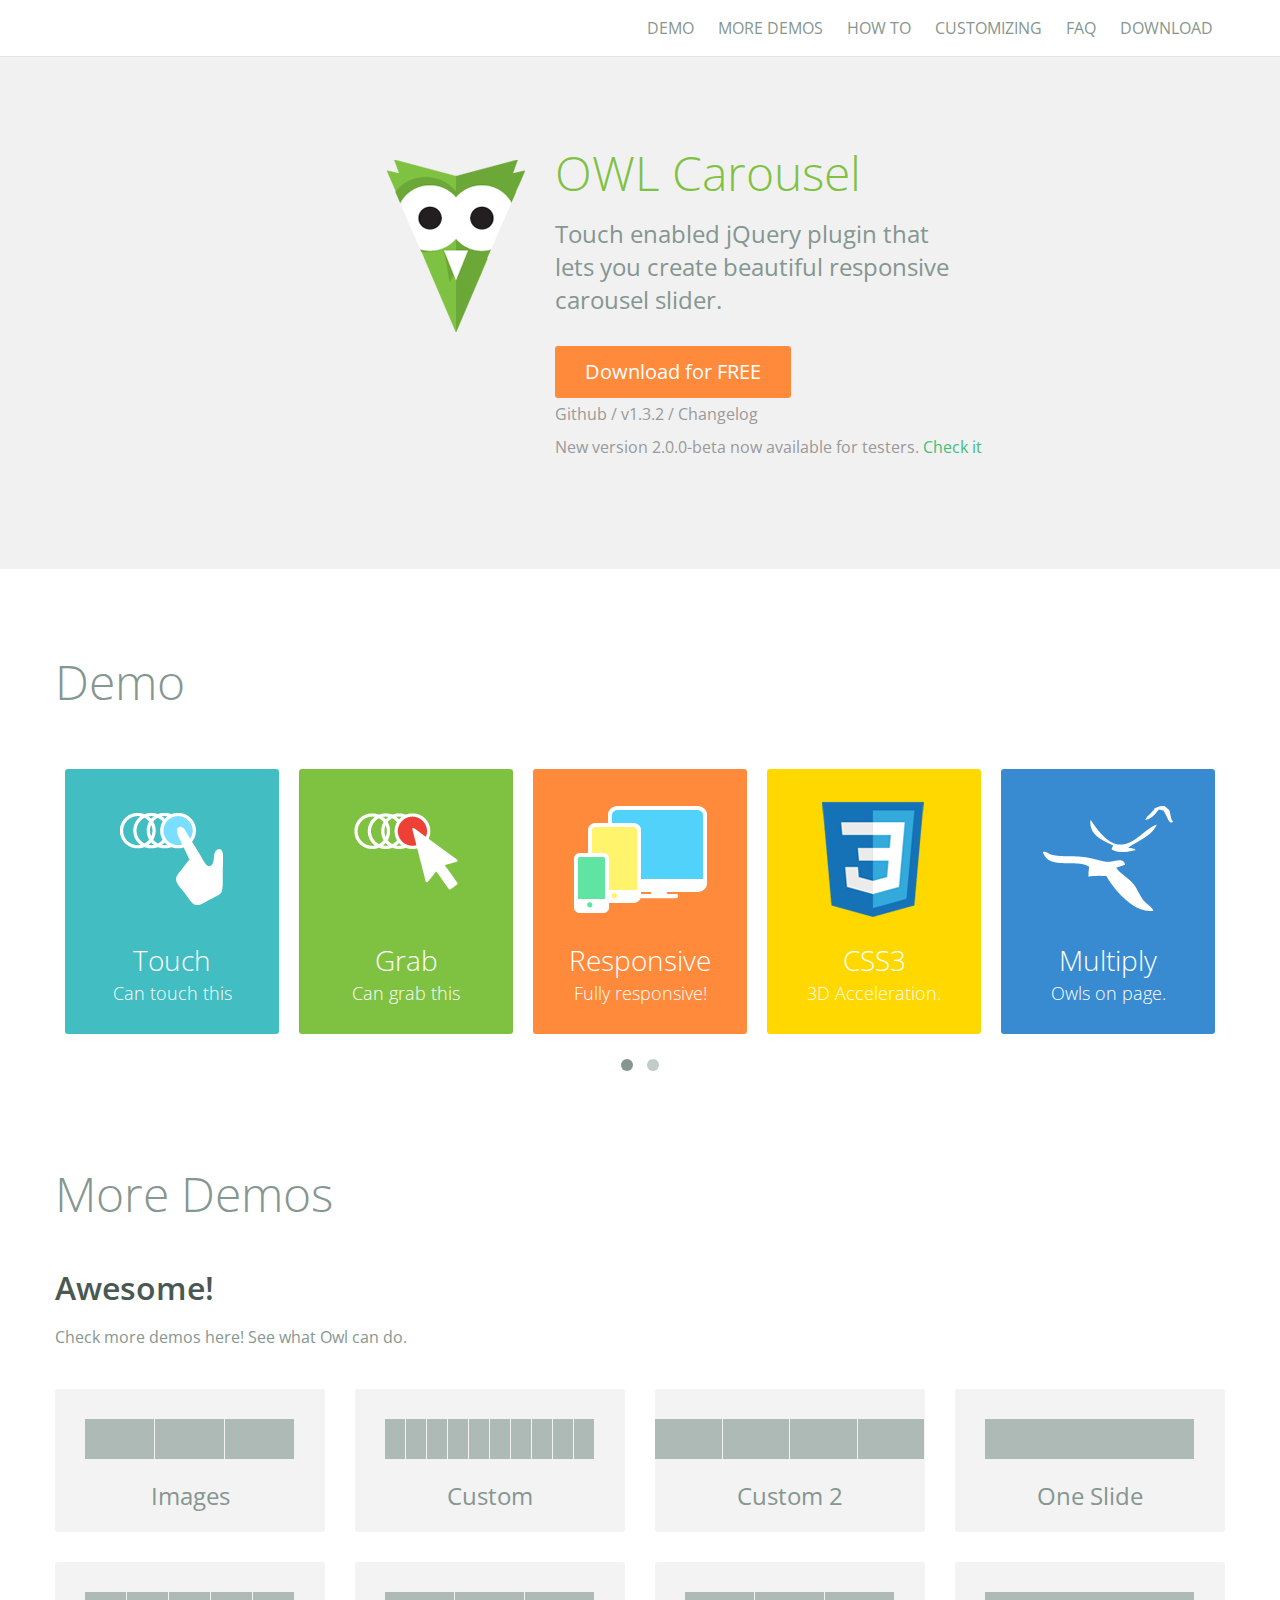
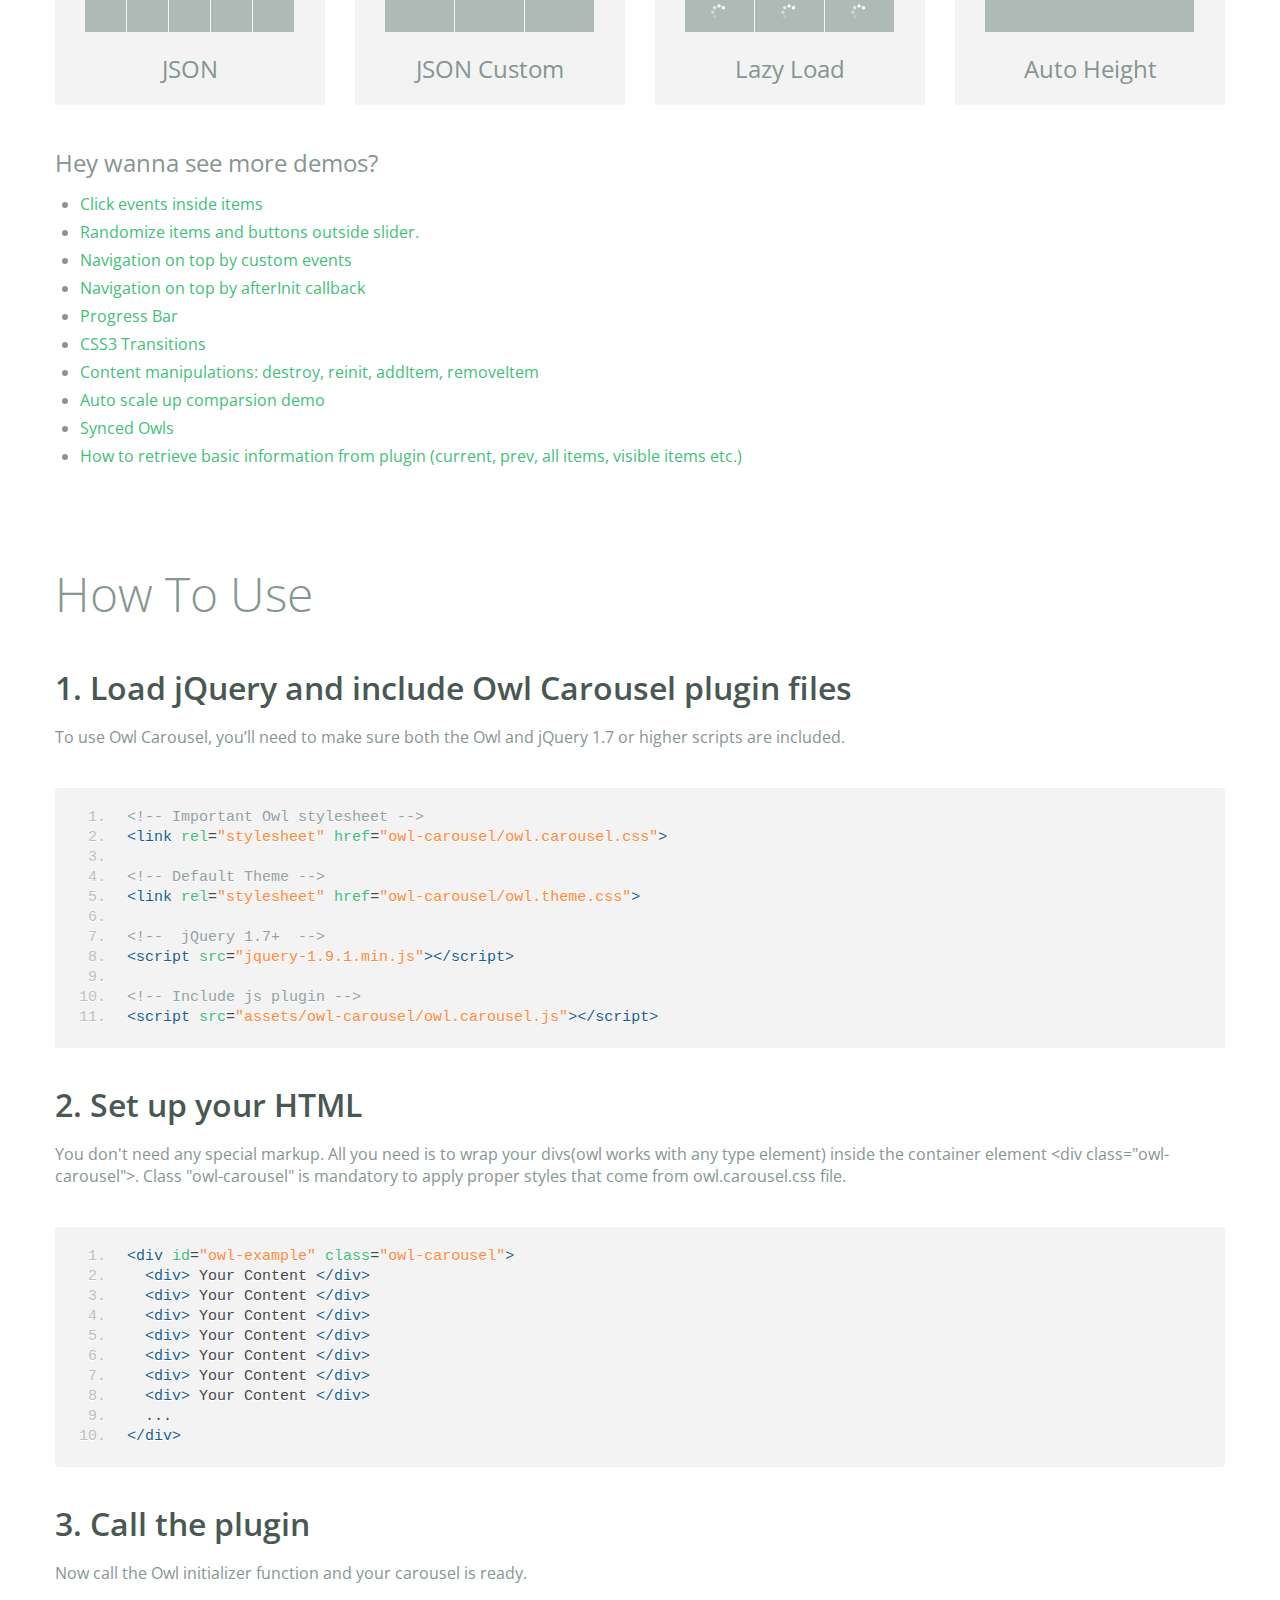
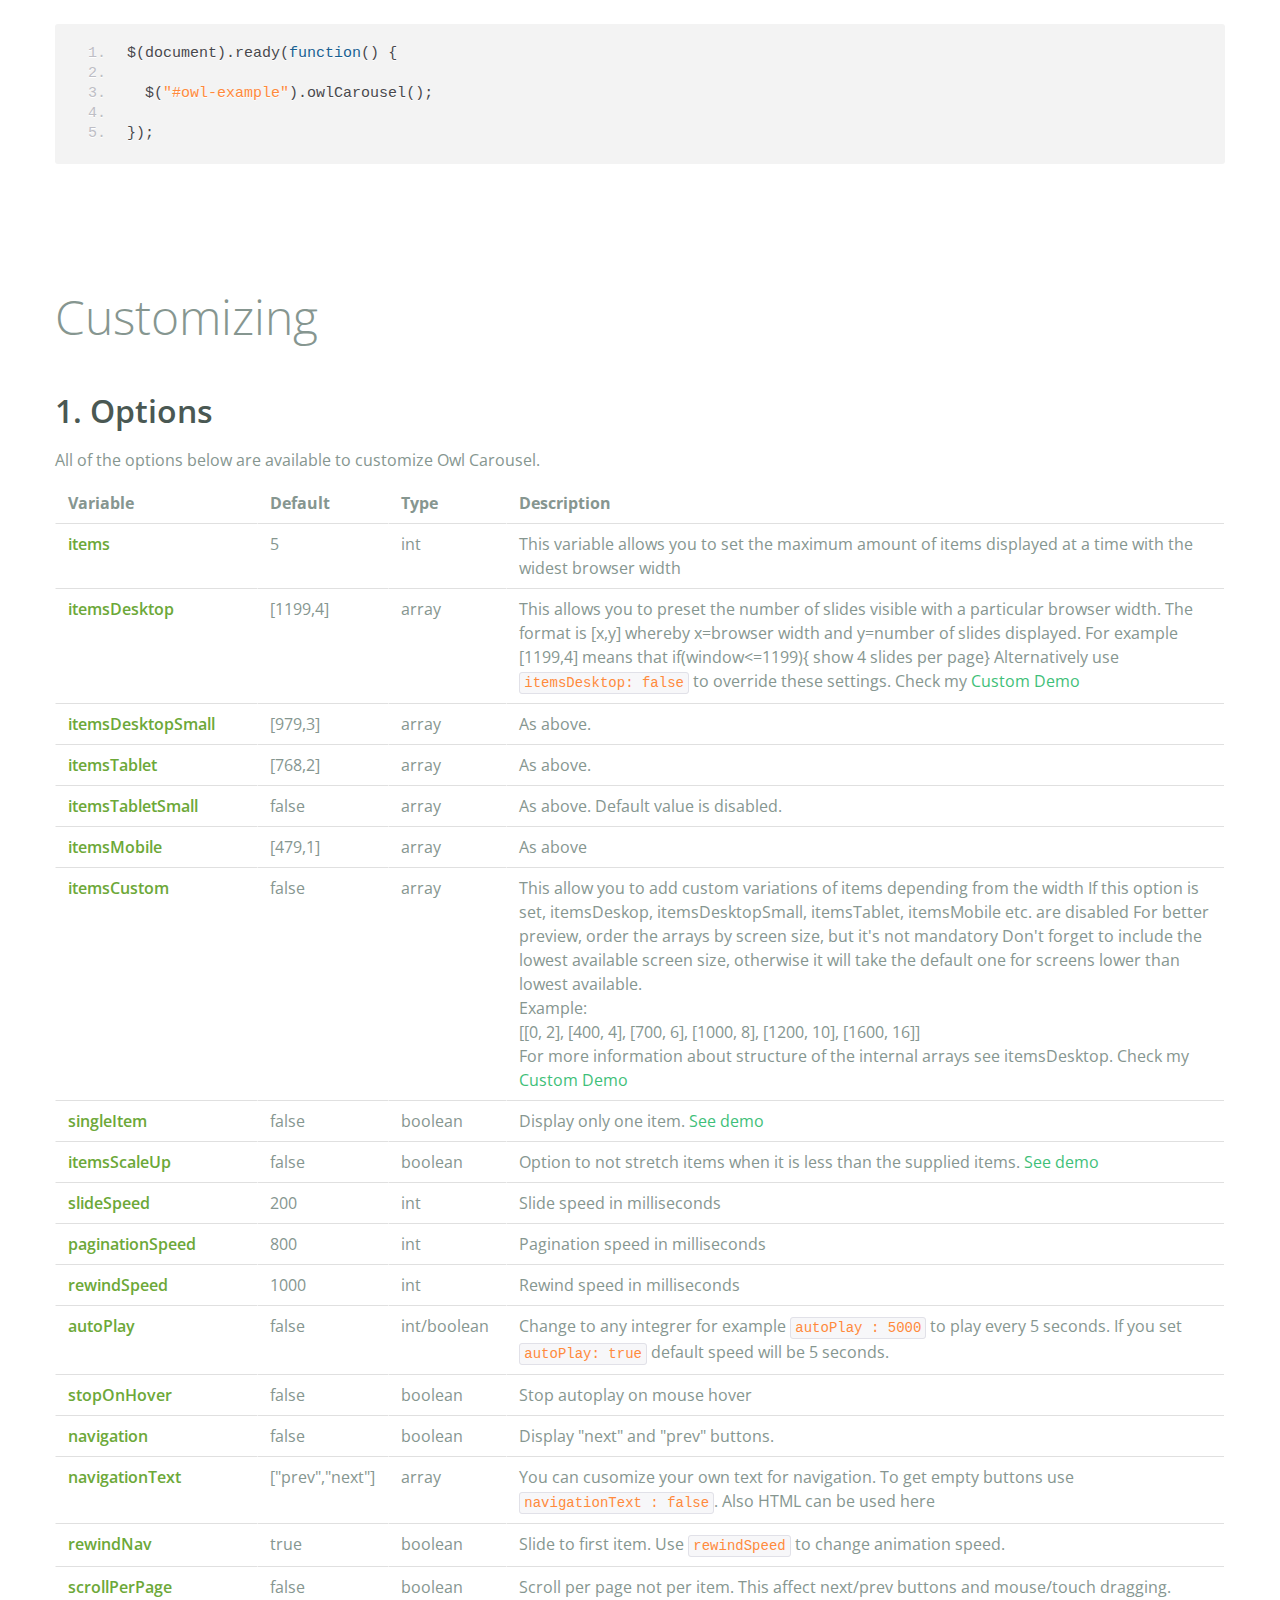
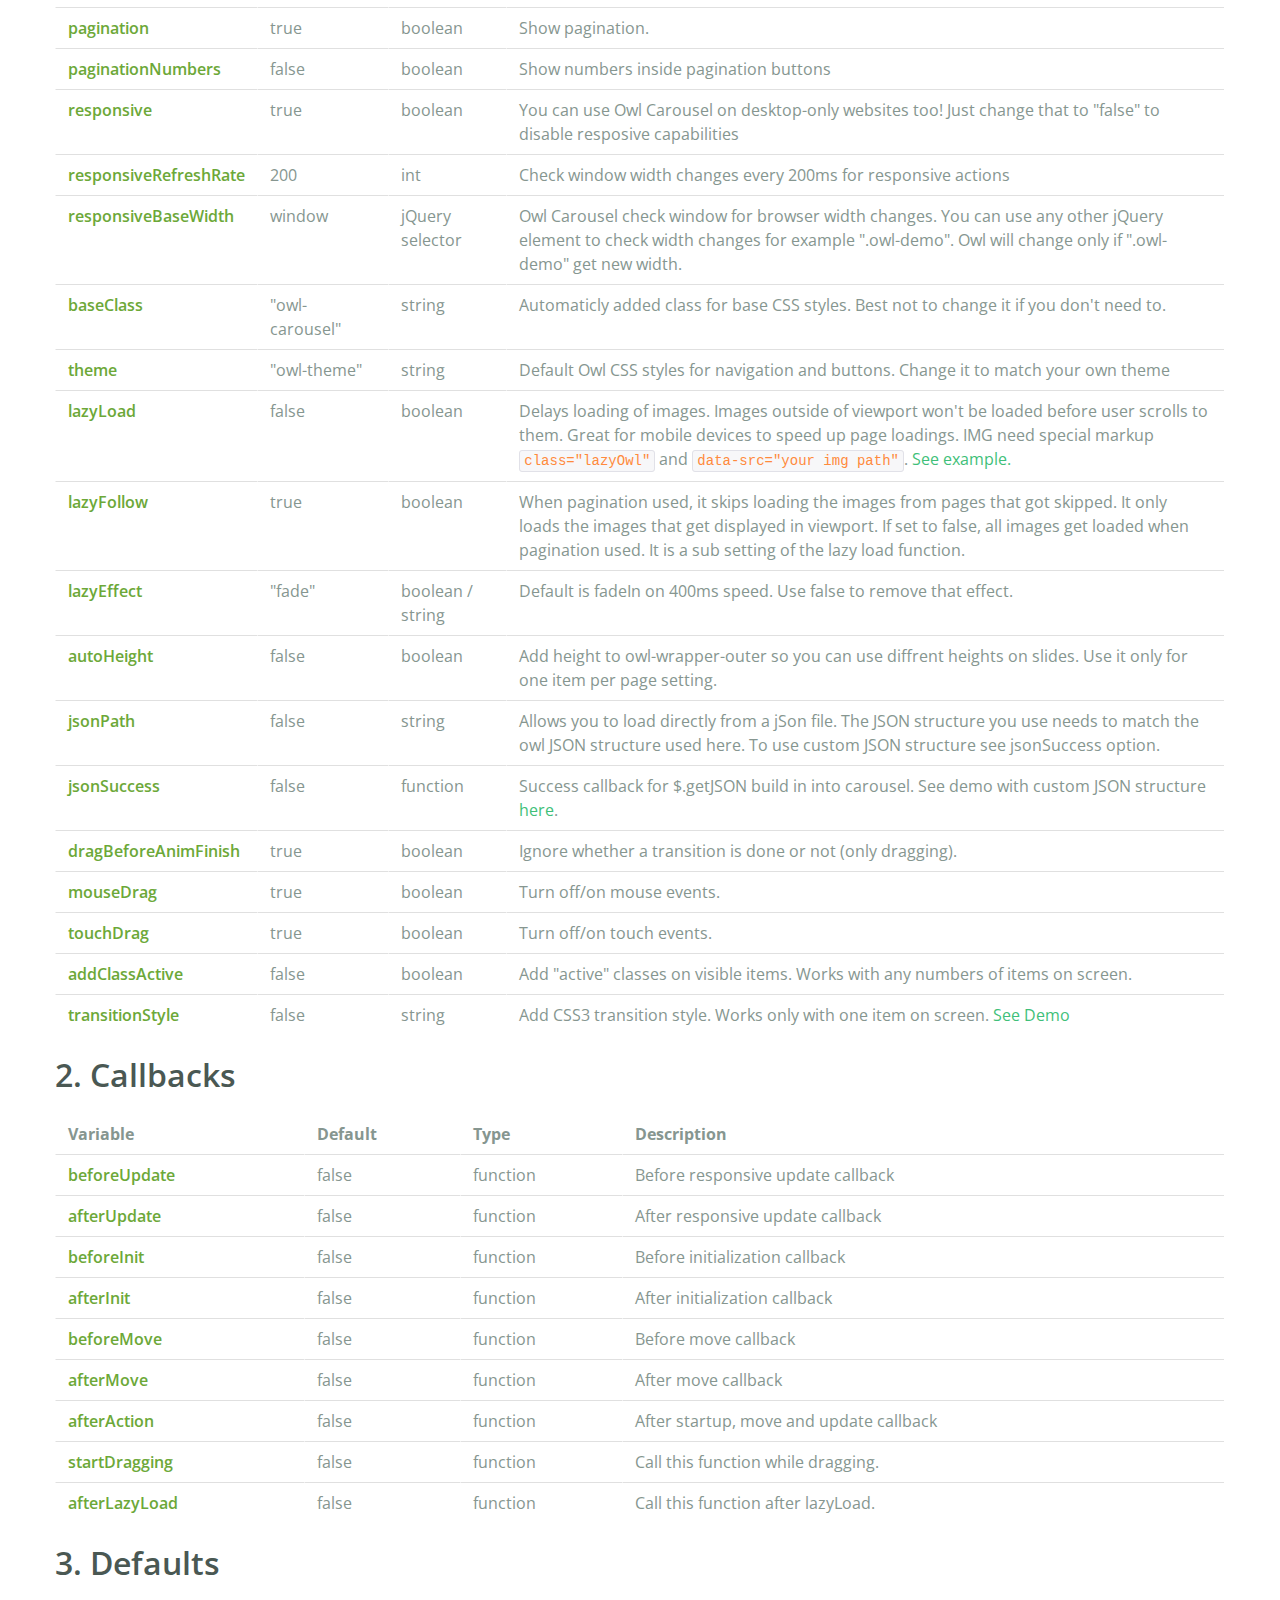
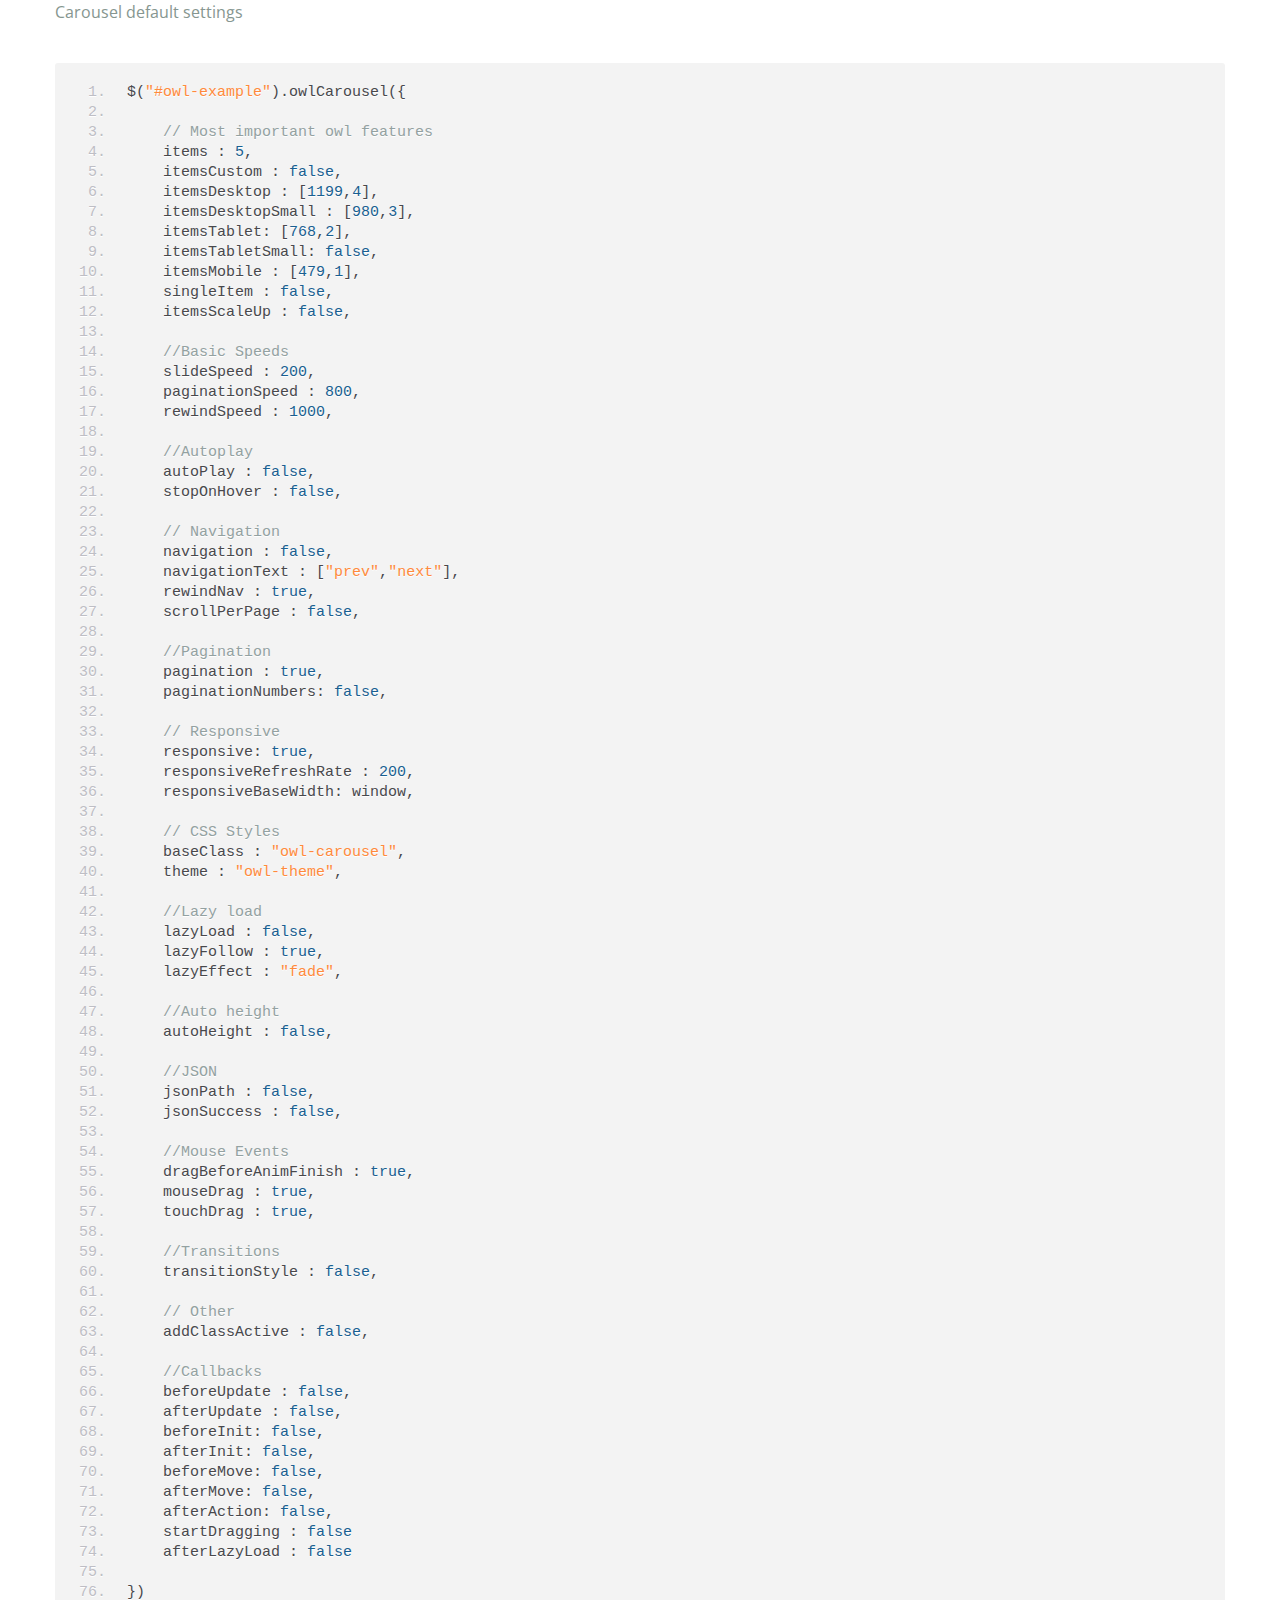
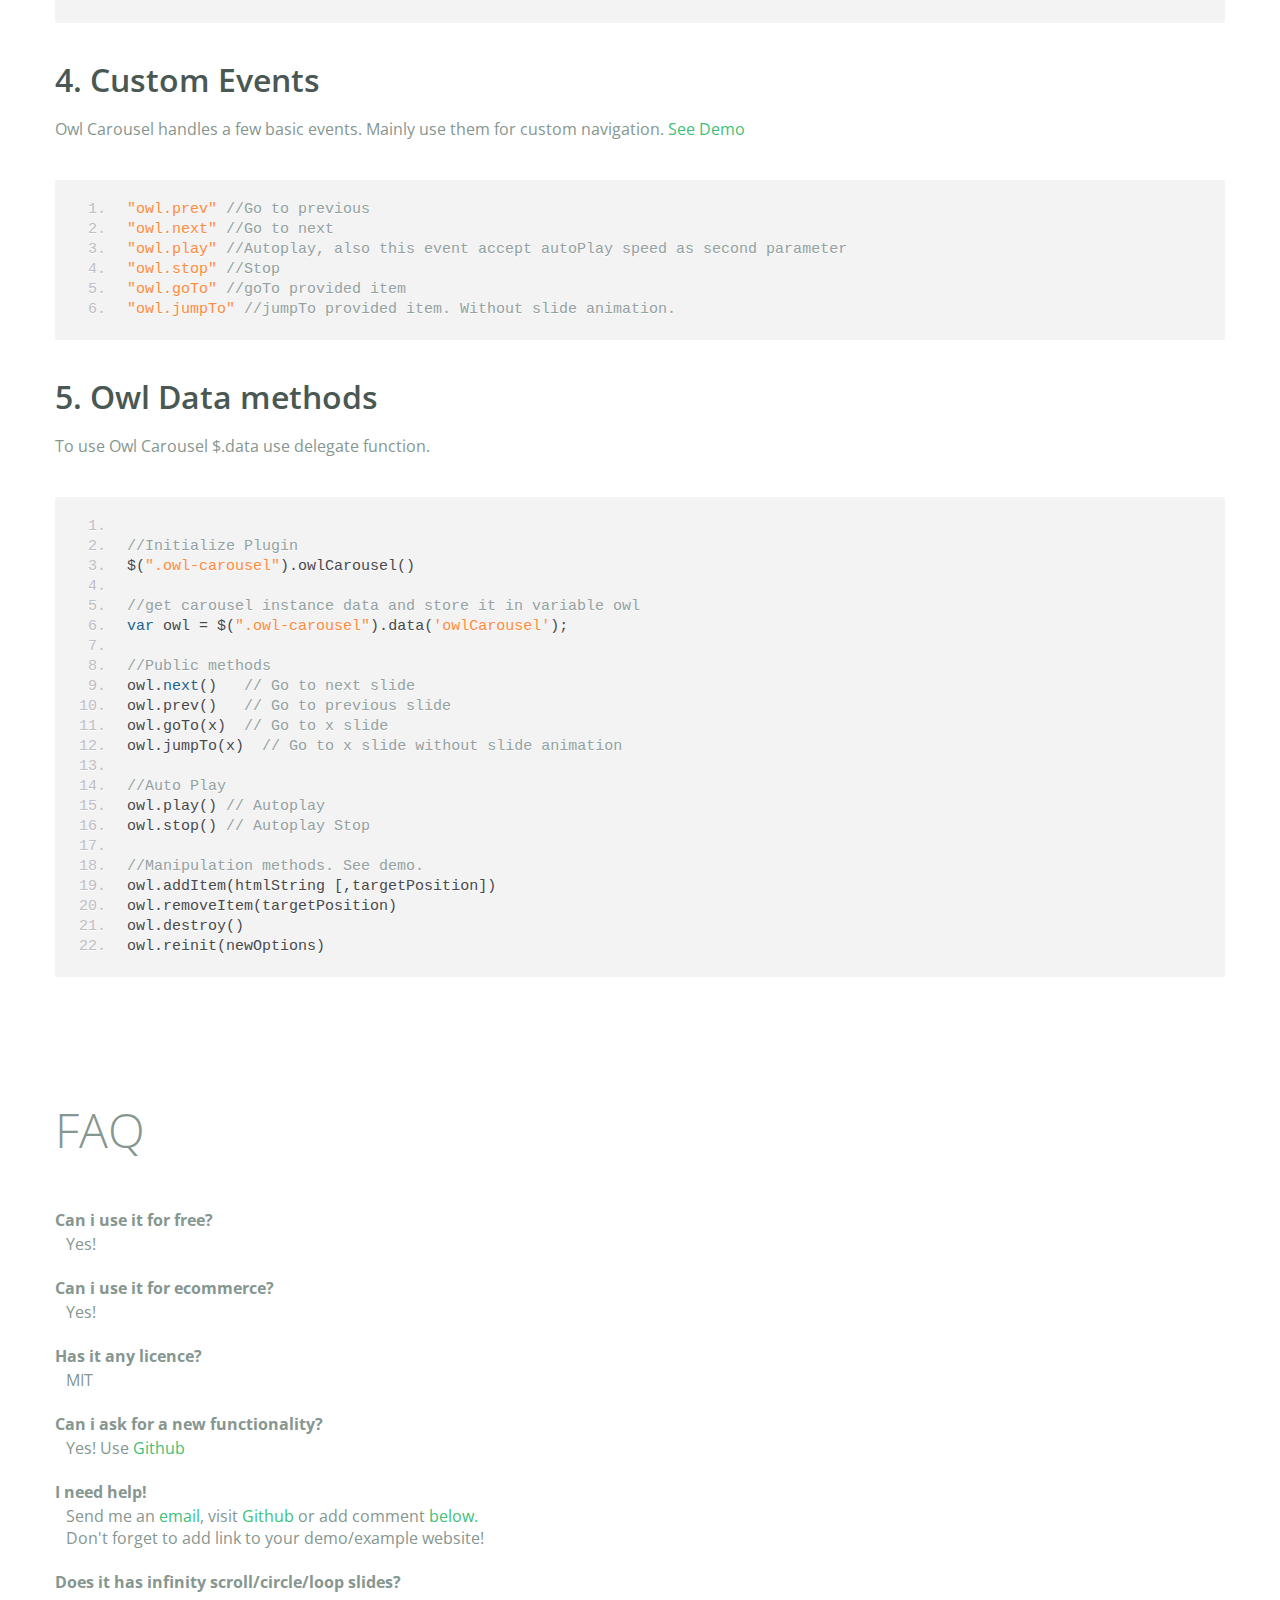
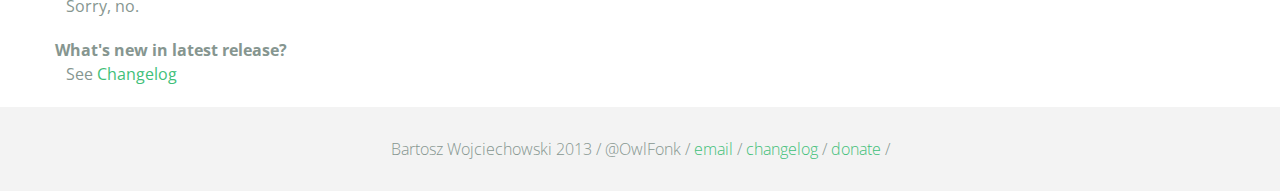
<file: libs/owl.carousel/index.html>
<!DOCTYPE html>
<html lang="en">
  <head>
    <meta charset="utf-8">
    <title>Owl Carousel</title>
    <meta name="viewport" content="width=device-width, initial-scale=1.0">
    <meta name="description" content="jQuery Responsive Carousel - Owl Carusel">
    <meta name="author" content="Bartosz Wojciechowski">
    <meta name="keywords" content="HTML,CSS,JSON,JavaScript, jQuery, Responsive, Design, Owl, Carousel, Free">

    <link href='http://fonts.googleapis.com/css?family=Open+Sans:400italic,400,300,600,700' rel='stylesheet' type='text/css'>
    <link href="assets/css/bootstrapTheme.css" rel="stylesheet">
    <link href="assets/css/custom.css" rel="stylesheet">

    <!-- Owl Carousel Assets -->
    <link href="owl-carousel/owl.carousel.css" rel="stylesheet">
    <link href="owl-carousel/owl.theme.css" rel="stylesheet">

    <!-- Prettify -->
    <link href="assets/js/google-code-prettify/prettify.css" rel="stylesheet">

    <!-- Le fav and touch icons -->
    <link rel="apple-touch-icon-precomposed" sizes="144x144" href="assets/ico/apple-touch-icon-144-precomposed.png">
    <link rel="apple-touch-icon-precomposed" sizes="114x114" href="assets/ico/apple-touch-icon-114-precomposed.png">
      <link rel="apple-touch-icon-precomposed" sizes="72x72" href="assets/ico/apple-touch-icon-72-precomposed.png">
                    <link rel="apple-touch-icon-precomposed" href="assets/ico/apple-touch-icon-57-precomposed.png">
                                   <link rel="shortcut icon" href="assets/ico/favicon.png">
  </head>
  <body>
      <div id="top-nav" class="navbar navbar-fixed-top">
        <div class="navbar-inner">
          <div class="container">
            <button type="button" class="btn btn-navbar" data-toggle="collapse" data-target=".nav-collapse">
            <span class="icon-bar"></span>
            <span class="icon-bar"></span>
            <span class="icon-bar"></span>
          </button>
            <div class="nav-collapse collapse">
            <ul class="nav pull-right">
              <li><a href="#demo">Demo</a></li>
              <li><a href="#more-demos">More Demos</a></li>
              <li><a href="#how-to">How To</a></li>
              <li><a href="#customizing">Customizing</a></li>
              <li><a href="#faq">FAQ</a></li>
              <li><a href="owl.carousel.zip" class="download" data-spy="affix" data-offset-top="450">Download</a></li>
            </ul>
            </div>
          </div>
        </div>
      </div>

      <div id="header">
        <div class="container">
          <div class="row">
            <div class="span5">
                <img class="logo" src="assets/img/owl-logo.png" alt="Owl Logo">
              </div>
            <div class="span7">
              <h1>OWL Carousel </h1>
              <h3>Touch enabled jQuery plugin that lets you create beautiful responsive carousel slider.</h3>
              <a class="btn btn-success btn-large" href="owl.carousel.zip">Download for FREE</a>
              <p class="muted"><a class="muted" href="https://github.com/OwlFonk/OwlCarousel">Github</a> / v1.3.2 / <a class="muted" href="changelog.html">Changelog</a></p> 
              <p class="muted">New version 2.0.0-beta now available for testers. <a href="http://www.owlgraphic.com/owlcarousel2/">Check it</a></p>
            </div>
          </div>
        </div>
      </div>

      <div id="demo">
        <div class="container">
          <div class="row">
            <div class="span12">
              <h1>Demo</h1>
            </div>
          </div>

          <div class="row">
            <div class="span12">

              <div id="owl-example" class="owl-carousel">

                <div class="item darkCyan">
                  <img src="assets/img/demo-slides/touch.png" alt="Touch">
                    <h3>Touch</h3>
                    <h4>Can touch this</h4>
                </div>
                <div class="item forestGreen">
                  <img src="assets/img/demo-slides/grab.png" alt="Grab">
                    <h3>Grab</h3>
                    <h4>Can grab this</h4>
                </div>
                <div class="item orange">
                  <img src="assets/img/demo-slides/responsive.png" alt="Responsive">
                    <h3>Responsive</h3>
                    <h4>Fully responsive!</h4>
                </div>

                <div class="item yellow">
                  <img src="assets/img/demo-slides/css3.png" alt="CSS3">
                    <h3>CSS3</h3>
                    <h4>3D Acceleration.</h4>
                </div>

                <div class="item dodgerBlue">
                  <img src="assets/img/demo-slides/multi.png" alt="Multi">
                    <h3>Multiply</h3>
                    <h4>Owls on page.</h4>
                </div>

                <div class="item skyBlue">
                  <img src="assets/img/demo-slides/modern.png" alt="Modern Browsers">
                    <h3>Modern</h3>
                    <h4>Browsers Compatibility</h4>
                </div>

                <div class="item zombieGreen">
                  <img src="assets/img/demo-slides/zombie.png" alt="Zombie Browsers - old ones">
                    <h3>Zombie</h3>
                    <h4>Browsers Compatibility</h4>
                </div>

                <div class="item violet">
                  <img src="assets/img/demo-slides/controls.png" alt="Take Control">
                    <h3>Take Control</h3>
                    <h4>The way you like</h4>
                </div>

                <div class="item yellowLight">
                  <img src="assets/img/demo-slides/feather.png" alt="Light">
                    <h3>Light</h3>
                    <h4>As a feather</h4>
                </div>

                <div class="item steelGray">
                  <img src="assets/img/demo-slides/tons.png" alt="Tons of Opotions">
                    <h3>Tons</h3>
                    <h4>of options</h4>
                </div>

              </div>


            </div>
          </div>

        </div>
      </div>

    <div id="more-demos">
      <div class="container">

        <div class="row">
          <div class="span12">
            <h1>More Demos</h1>
            <h2>Awesome!</h2>
            <p>Check more demos here! See what Owl can do.</p>
          </div>
        </div>

        <div class="row demos-row">
          <div class="span3">
            <a href="demos/images.html" class="demo-box">
              <div class="demo-wrapper demo-images clearfix">
                <div class="demo-slide"><div class="bg"></div></div>
                <div class="demo-slide"><div class="bg"></div></div>
                <div class="demo-slide"><div class="bg"></div></div>
              </div>
              <h3>Images</h3>
            </a>
          </div>

          <div class="span3">
            <a href="demos/custom.html" class="demo-box">
              <div class="demo-wrapper demo-custom clearfix">
                <div class="demo-slide"><div class="bg"></div></div>
                <div class="demo-slide"><div class="bg"></div></div>
                <div class="demo-slide"><div class="bg"></div></div>
                <div class="demo-slide"><div class="bg"></div></div>
                <div class="demo-slide"><div class="bg"></div></div>
                <div class="demo-slide"><div class="bg"></div></div>
                <div class="demo-slide"><div class="bg"></div></div>
                <div class="demo-slide"><div class="bg"></div></div>
                <div class="demo-slide"><div class="bg"></div></div>
                <div class="demo-slide"><div class="bg"></div></div>
              </div>
              <h3>Custom</h3>
            </a>
          </div>

          <div class="span3">
            <a href="demos/itemsCustom.html" class="demo-box">
              <div class="demo-wrapper demo-full clearfix">
                <div class="demo-slide"><div class="bg"></div></div>
                <div class="demo-slide"><div class="bg"></div></div>
                <div class="demo-slide"><div class="bg"></div></div>
                <div class="demo-slide"><div class="bg"></div></div>
              </div>
              <h3>Custom 2</h3>
            </a>
          </div>

          <div class="span3">
            <a href="demos/one.html" class="demo-box">
              <div class="demo-wrapper demo-one clearfix">
                <div class="demo-slide"><div class="bg"></div></div>
              </div>
              <h3>One Slide</h3>
            </a>
          </div>

        </div>
        <div class="row demos-row">
          <div class="span3">
            <a href="demos/json.html" class="demo-box">
              <div class="demo-wrapper demo-Json clearfix">
                <div class="demo-slide"><div class="bg"></div></div>
                <div class="demo-slide"><div class="bg"></div></div>
                <div class="demo-slide"><div class="bg"></div></div>
                <div class="demo-slide"><div class="bg"></div></div>
                <div class="demo-slide"><div class="bg"></div></div>
              </div>
              <h3>JSON</h3>
            </a>
          </div>

          <div class="span3">
            <a href="demos/customJson.html" class="demo-box">
              <div class="demo-wrapper demo-Json-custom clearfix">
                <div class="demo-slide"><div class="bg"></div></div>
                <div class="demo-slide"><div class="bg"></div></div>
                <div class="demo-slide"><div class="bg"></div></div>
              </div>
              <h3>JSON Custom</h3>
            </a>
          </div>

          <div class="span3">
            <a href="demos/lazyLoad.html" class="demo-box">
              <div class="demo-wrapper demo-lazy clearfix">
                <div class="demo-slide"><div class="bg"></div></div>
                <div class="demo-slide"><div class="bg"></div></div>
                <div class="demo-slide"><div class="bg"></div></div>
              </div>
              <h3>Lazy Load</h3>
            </a>
          </div>

          <div class="span3">
            <a href="demos/autoHeight.html" class="demo-box">
              <div class="demo-wrapper demo-height clearfix">
                <div class="demo-slide"><div class="bg"></div></div>
              </div>
              <h3>Auto Height</h3>
            </a>
          </div>

          
        </div>

        <div class="row">
          <div class="span12">
            <h3>Hey wanna see more demos?</h3>
            <ul>
              <li>
                <a href="demos/click.html">Click events inside items</a>
              </li>
              <li>
                <a href="demos/randomOrder.html">Randomize items and buttons outside slider.</a>
              </li>
              <li>
                <a href="demos/navOnTop.html">Navigation on top by custom events</a>
              </li>
              <li>
                <a href="demos/navOnTop2.html">Navigation on top by afterInit callback</a>
              </li>
              <li>
                <a href="demos/progressBar.html">Progress Bar</a>
              </li>
              <li>
                <a href="demos/transitions.html">CSS3 Transitions</a>
              </li>
              <li>
                <a href="demos/manipulations.html">Content manipulations: destroy, reinit, addItem, removeItem</a>
              </li>
              <li>
                <a href="demos/scaleup.html">Auto scale up comparsion demo</a>
              </li>
              <li>
                <a href="demos/sync.html">Synced Owls</a>
              </li>
              <li>
                <a href="demos/owlStatus.html">How to retrieve basic information from plugin (current, prev, all items, visible items etc.)</a>
              </li>
            </ul>
            
          </div>
        </div>


      </div>
    </div>

    <div id="how-to">
      <div class="container">
        <div class="row">
          <div class="span12">
            <h1>How To Use</h1>
            <h2>1. Load jQuery and include Owl Carousel plugin files</h2>
            <p>To use Owl Carousel, you’ll need to make sure both the Owl and jQuery 1.7 or higher scripts are included.</p>
<pre class="pre-show prettyprint linenums">
&lt;!-- Important Owl stylesheet --&gt;
&lt;link rel="stylesheet" href="owl-carousel/owl.carousel.css"&gt;

&lt;!-- Default Theme --&gt;
&lt;link rel="stylesheet" href="owl-carousel/owl.theme.css"&gt;

&lt;!--  jQuery 1.7+  --&gt;
&lt;script src="jquery-1.9.1.min.js"&gt;&lt;/script&gt;

&lt;!-- Include js plugin --&gt;
&lt;script src="assets/owl-carousel/owl.carousel.js"&gt;&lt;/script&gt;
</pre>
          <h2>2. Set up your HTML</h2>
          <p>You don't need any special markup. All you need is to wrap your divs(owl works with any type element) inside the container element &lt;div class="owl-carousel"&gt;. Class "owl-carousel" is mandatory to apply proper styles that come from owl.carousel.css file.</p>
<pre class="pre-show prettyprint linenums">
&lt;div id="owl-example" class="owl-carousel"&gt;
  &lt;div&gt; Your Content &lt;/div&gt;
  &lt;div&gt; Your Content &lt;/div&gt;
  &lt;div&gt; Your Content &lt;/div&gt;
  &lt;div&gt; Your Content &lt;/div&gt;
  &lt;div&gt; Your Content &lt;/div&gt;
  &lt;div&gt; Your Content &lt;/div&gt;
  &lt;div&gt; Your Content &lt;/div&gt;
  ...
&lt;/div>
</pre>    
          <h2>3. Call the plugin</h2>
          <p>Now call the Owl initializer function and your carousel is ready.</p>
<pre class="pre-show prettyprint linenums">
$(document).ready(function() {

  $("#owl-example").owlCarousel();

});
</pre>  
          </div>
        </div>
      </div>
    </div>


    <div id="customizing">
      <div class="container">
        <div class="row">
          <div class="span12">
            <h1>Customizing</h1>
            <h2>1. Options</h2>
            <p>All of the options below are available to customize Owl Carousel.</p> 
            <table class="table hp-table table-bordered table-striped">
              <thead>
                <tr>
                  <th>Variable</th>
                  <th>Default</th>
                  <th>Type</th>
                  <th>Description</th>
                </tr>
              </thead>
              <tbody>
                <tr>
                  <td><span class="text-emp">items</span></td>
                  <td>5</td>
                  <td>int</td>
                  <td>This variable allows you to set the maximum amount of items displayed at a time with the widest browser width</td>
                </tr>
                 <tr>
                  <td><span class="text-emp">itemsDesktop</span></td>
                  <td>[1199,4]</td>
                  <td>array</td>
                  <td>This allows you to preset the number of slides visible with a particular browser width. The format is [x,y] whereby x=browser width and y=number of slides displayed. For example [1199,4] means that if(window&lt;=1199){ show 4 slides per page}
                    Alternatively use <code>itemsDesktop: false</code> to override these settings. Check my <a href="demos/custom.html">Custom Demo</a></td>
                </tr>
                <tr>
                  <td><span class="text-emp">itemsDesktopSmall</span></td>
                  <td>[979,3]</td>
                  <td>array</td>
                  <td>As above.</td>
                </tr>
                <tr>
                  <td><span class="text-emp">itemsTablet</span></td>
                  <td>[768,2]</td>
                  <td>array</td>
                  <td>As above.</td>
                </tr>
                <tr>
                  <td><span class="text-emp">itemsTabletSmall</span></td>
                  <td>false</td>
                  <td>array</td>
                  <td>As above. Default value is disabled.</td>
                </tr>
                <tr>
                  <td><span class="text-emp">itemsMobile</span></td>
                  <td>[479,1]</td>
                  <td>array</td>
                  <td>As above</td>
                </tr>
                <tr>
                  <td><span class="text-emp">itemsCustom</span></td>
                  <td>false</td>
                  <td>array</td>
                  <td>
                    This allow you to add custom variations of items depending from the width
                    If this option is set, itemsDeskop, itemsDesktopSmall, itemsTablet, itemsMobile etc. are disabled
                    For better preview, order the arrays by screen size, but it's not mandatory
                    Don't forget to include the lowest available screen size, otherwise it will take the default one for screens lower than lowest available.
                    <br />Example:<br /> [[0, 2], [400, 4], [700, 6], [1000, 8], [1200, 10], [1600, 16]]<br />
                    For more information about structure of the internal arrays see itemsDesktop. Check my <a href="demos/custom.html">Custom Demo</a></td>
                </tr>
                <tr>
                  <td><span class="text-emp">singleItem</span></td>
                  <td>false</td>
                  <td>boolean</td>
                  <td>Display only one item. <a href="demos/one.html">See demo</a></td>
                </tr>
                <tr>
                  <td><span class="text-emp">itemsScaleUp</span></td>
                  <td>false</td>
                  <td>boolean</td>
                  <td>Option to not stretch items when it is less than the supplied items. <a href="demos/scaleup.html">See demo</a></td>
                </tr>
                <tr>
                  <td><span class="text-emp">slideSpeed</span></td>
                  <td>200</td>
                  <td>int</td>
                  <td>Slide speed in milliseconds</td>
                </tr>
                <tr>
                  <td><span class="text-emp">paginationSpeed</span></td>
                  <td>800</td>
                  <td>int</td>
                  <td>Pagination speed in milliseconds</td>
                </tr>
                <tr>
                  <td><span class="text-emp">rewindSpeed</span></td>
                  <td>1000</td>
                  <td>int</td>
                  <td>Rewind speed in milliseconds</td>
                </tr>
                <tr>
                  <td><span class="text-emp">autoPlay</span></td>
                  <td>false</td>
                  <td>int/boolean</td>
                  <td>Change to any integrer for example <code>autoPlay : 5000</code> to play every 5 seconds. If you set <code>autoPlay: true</code> default speed will be 5 seconds.</td>
                </tr>
                <tr>
                <tr>
                  <td><span class="text-emp">stopOnHover</span></td>
                  <td>false</td>
                  <td>boolean</td>
                  <td>Stop autoplay on mouse hover</td>
                </tr>
                <tr>
                <tr>
                  <td><span class="text-emp">navigation</span></td>
                  <td>false</td>
                  <td>boolean</td>
                  <td>Display "next" and "prev" buttons.</td>
                </tr>
                <tr>
                  <td><span class="text-emp">navigationText</span></td>
                  <td>["prev","next"]</td>
                  <td>array</td>
                  <td>You can cusomize your own text for navigation. To get empty buttons use <code>navigationText : false</code>. Also HTML can be used here</td>
                </tr>
                <tr>
                  <td><span class="text-emp">rewindNav</span></td>
                  <td>true</td>
                  <td>boolean</td>
                  <td>Slide to first item. Use <code>rewindSpeed</code> to change animation speed. </td>
                </tr>
                <tr>
                  <td><span class="text-emp">scrollPerPage</span></td>
                  <td>false</td>
                  <td>boolean</td>
                  <td>Scroll per page not per item. This affect next/prev buttons and mouse/touch dragging.</td>
                </tr>
                <tr>
                  <td><span class="text-emp">pagination</span></td>
                  <td>true</td>
                  <td>boolean</td>
                  <td>Show pagination.</td>
                </tr>
                <tr>
                  <td><span class="text-emp">paginationNumbers</span></td>
                  <td>false</td>
                  <td>boolean</td>
                  <td>Show numbers inside pagination buttons</td>
                </tr>
                <tr>
                  <td><span class="text-emp">responsive</span></td>
                  <td>true</td>
                  <td>boolean</td>
                  <td>You can use Owl Carousel on desktop-only websites too! Just change that to "false" to disable resposive capabilities</td>
                </tr>
                <tr>
                  <td><span class="text-emp">responsiveRefreshRate</span></td>
                  <td>200</td>
                  <td>int</td>
                  <td>Check window width changes every 200ms for responsive actions</td>
                </tr>
                <tr>
                  <td><span class="text-emp">responsiveBaseWidth</span></td>
                  <td>window</td>
                  <td>jQuery selector</td>
                  <td>Owl Carousel check window for browser width changes. You can use any other jQuery element to check width changes for example ".owl-demo". Owl will change only if ".owl-demo" get new width.</td>
                </tr>
                <tr>
                  <td><span class="text-emp">baseClass</span></td>
                  <td>"owl-carousel"</td>
                  <td>string</td>
                  <td>Automaticly added class for base CSS styles. Best not to change it if you don't need to.</td>
                </tr>
                <tr>
                  <td><span class="text-emp">theme</span></td>
                  <td>"owl-theme"</td>
                  <td>string</td>
                  <td>Default Owl CSS styles for navigation and buttons. Change it to match your own theme</td>
                </tr>
                <tr>
                  <td><span class="text-emp">lazyLoad</span></td>
                  <td>false</td>
                  <td>boolean</td>
                  <td>Delays loading of images. Images outside of viewport won't be loaded before user scrolls to them. Great for mobile devices to speed up page loadings. IMG need special markup <code>class="lazyOwl"</code> and <code>data-src="your img path"</code>. <a href="demos/lazyLoad.html">See example.</a></td>
                </tr>
                <tr>
                  <td><span class="text-emp">lazyFollow</span></td>
                  <td>true</td>
                  <td>boolean</td>
                  <td>When pagination used, it skips loading the images from pages that got skipped. It only loads the images that get displayed in viewport. If set to false, all images get loaded when pagination used. It is a sub setting of the lazy load function.</td>
                </tr>
                <tr>
                  <td><span class="text-emp">lazyEffect</span></td>
                  <td>"fade"</td>
                  <td>boolean / string</td>
                  <td>Default is fadeIn on 400ms speed. Use false to remove that effect.</td>
                </tr>
                <tr>
                  <td><span class="text-emp">autoHeight</span></td>
                  <td>false</td>
                  <td>boolean</td>
                  <td>Add height to owl-wrapper-outer so you can use diffrent heights on slides. Use it only for one item per page setting.</td>
                </tr>
                <tr>
                  <td><span class="text-emp">jsonPath</span></td>
                  <td>false</td>
                  <td>string</td>
                  <td>Allows you to load directly from a jSon file. The JSON structure you use needs to match the owl JSON structure used here. To use custom JSON structure see jsonSuccess option.</td>
                </tr>
                <tr>
                  <td><span class="text-emp">jsonSuccess</span></td>
                  <td>false</td>
                  <td>function</td>
                  <td>Success callback for $.getJSON build in into carousel. See demo with custom JSON structure <a href="demos/customJson.html">here</a>. </td>
                </tr>
                <tr>
                  <td><span class="text-emp">dragBeforeAnimFinish</span></td>
                  <td>true</td>
                  <td>boolean</td>
                  <td>Ignore whether a transition is done or not (only dragging).</td>
                </tr>
                <tr>
                  <td><span class="text-emp">mouseDrag</span></td>
                  <td>true</td>
                  <td>boolean</td>
                  <td>Turn off/on mouse events.</td>
                </tr>
                <tr>
                  <td><span class="text-emp">touchDrag</span></td>
                  <td>true</td>
                  <td>boolean</td>
                  <td>Turn off/on touch events.</td>
                </tr>
                <tr>
                  <td><span class="text-emp">addClassActive</span></td>
                  <td>false</td>
                  <td>boolean</td>
                  <td>Add "active" classes on visible items. Works with any numbers of items on screen.</td>
                </tr>
                <tr>
                  <td><span class="text-emp">transitionStyle</span></td>
                  <td>false</td>
                  <td>string</td>
                  <td>Add CSS3 transition style. Works only with one item on screen. <a href="demos/transitions.html">See Demo</a></td>
                </tr>
              </tbody>
            </table>
            <h2>2. Callbacks</h2>
            <table class="table hp-table table-bordered table-striped">
              <thead>
                <tr>
                  <th>Variable</th>
                  <th>Default</th>
                  <th>Type</th>
                  <th>Description</th>
                </tr>
              </thead>
              <tbody>
                <tr>
                  <td><span class="text-emp">beforeUpdate</span></td>
                  <td>false</td>
                  <td>function</td>
                  <td>Before responsive update callback</td>
                </tr>
                <tr>
                  <td><span class="text-emp">afterUpdate</span></td>
                  <td>false</td>
                  <td>function</td>
                  <td>After responsive update callback</td>
                </tr>
                <tr>
                  <td><span class="text-emp">beforeInit</span></td>
                  <td>false</td>
                  <td>function</td>
                  <td>Before initialization callback</td>
                </tr>
                <tr>
                  <td><span class="text-emp">afterInit</span></td>
                  <td>false</td>
                  <td>function</td>
                  <td>After initialization callback</td>
                </tr>
                <tr>
                  <td><span class="text-emp">beforeMove</span></td>
                  <td>false</td>
                  <td>function</td>
                  <td>Before move callback</td>
                </tr>
                <tr>
                  <td><span class="text-emp">afterMove</span></td>
                  <td>false</td>
                  <td>function</td>
                  <td>After move callback</td>
                </tr>
                <tr>
                  <td><span class="text-emp">afterAction</span></td>
                  <td>false</td>
                  <td>function</td>
                  <td>After startup, move and update callback</td>
                </tr>
                <tr>
                  <td><span class="text-emp">startDragging</span></td>
                  <td>false</td>
                  <td>function</td>
                  <td>Call this function while dragging.</td>
                </tr>
                <tr>
                  <td><span class="text-emp">afterLazyLoad</span></td>
                  <td>false</td>
                  <td>function</td>
                  <td>Call this function after lazyLoad.</td>
                </tr>
              </tbody>
            </table>

              <h2>3. Defaults</h2>
              <p>Carousel default settings</p>
<pre class="pre-show prettyprint linenums">
$("#owl-example").owlCarousel({

    // Most important owl features
    items : 5,
    itemsCustom : false,
    itemsDesktop : [1199,4],
    itemsDesktopSmall : [980,3],
    itemsTablet: [768,2],
    itemsTabletSmall: false,
    itemsMobile : [479,1],
    singleItem : false,
    itemsScaleUp : false,

    //Basic Speeds
    slideSpeed : 200,
    paginationSpeed : 800,
    rewindSpeed : 1000,

    //Autoplay
    autoPlay : false,
    stopOnHover : false,

    // Navigation
    navigation : false,
    navigationText : ["prev","next"],
    rewindNav : true,
    scrollPerPage : false,

    //Pagination
    pagination : true,
    paginationNumbers: false,

    // Responsive 
    responsive: true,
    responsiveRefreshRate : 200,
    responsiveBaseWidth: window,

    // CSS Styles
    baseClass : "owl-carousel",
    theme : "owl-theme",

    //Lazy load
    lazyLoad : false,
    lazyFollow : true,
    lazyEffect : "fade",

    //Auto height
    autoHeight : false,

    //JSON 
    jsonPath : false, 
    jsonSuccess : false,

    //Mouse Events
    dragBeforeAnimFinish : true,
    mouseDrag : true,
    touchDrag : true,

    //Transitions
    transitionStyle : false,

    // Other
    addClassActive : false,

    //Callbacks
    beforeUpdate : false,
    afterUpdate : false,
    beforeInit: false, 
    afterInit: false, 
    beforeMove: false, 
    afterMove: false,
    afterAction: false,
    startDragging : false
    afterLazyLoad : false

})
</pre>
              <h2>4. Custom Events</h2>
              <p>Owl Carousel handles a few basic events. Mainly use them for custom navigation. <a href="demos/custom.html">See Demo</a></p>

<pre class="pre-show prettyprint linenums">
"owl.prev" //Go to previous
"owl.next" //Go to next
"owl.play" //Autoplay, also this event accept autoPlay speed as second parameter
"owl.stop" //Stop
"owl.goTo" //goTo provided item
"owl.jumpTo" //jumpTo provided item. Without slide animation.
</pre>

              <h2>5. Owl Data methods</h2>
              <p>To use Owl Carousel $.data use delegate function.</p>
              
<pre class="pre-show prettyprint linenums">

//Initialize Plugin
$(".owl-carousel").owlCarousel()

//get carousel instance data and store it in variable owl
var owl = $(".owl-carousel").data('owlCarousel');

//Public methods
owl.next()   // Go to next slide
owl.prev()   // Go to previous slide
owl.goTo(x)  // Go to x slide
owl.jumpTo(x)  // Go to x slide without slide animation

//Auto Play
owl.play() // Autoplay
owl.stop() // Autoplay Stop

//Manipulation methods. <a href="demos/manipulations.html">See demo.</a>
owl.addItem(htmlString [,targetPosition])
owl.removeItem(targetPosition)
owl.destroy()
owl.reinit(newOptions)
</pre>
          </div>
        </div>
      </div>
    </div>

    <div id="faq" class="container">
      <div class="row">
        <div class="span12">
          <h1>FAQ</h1>
          <dl>
            <dt>Can i use it for free?</dt>
            <dd>Yes!</dd>
            <dt>Can i use it for ecommerce?</dt>
            <dd>Yes!</dd>
            <dt>Has it any licence?</dt>
            <dd>MIT</dd>
            <dt>Can i ask for a new functionality?</dt>
            <dd>Yes! Use <a href="https://github.com/OwlFonk/OwlCarousel">Github</a></dd>
            <dt>I need help!</dt>
            <dd>Send me an <a href="mailto:owl@owlgraphic.com?subject=Hey Owl! I need help">email</a>, visit <a href="https://github.com/OwlFonk/OwlCarousel">Github</a> or add comment <a href="#disqus">below.</a><br>Don't forget to add link to your demo/example website!</dd>
            <dt>Does it has infinity scroll/circle/loop slides?</dt>
            <dd>Sorry, no.</dd>
            <dt>What's new in latest release?</dt>
            <dd>See <a href="changelog.html">Changelog</a></dd>
          </dl>
        </div>
      </div>
    </div>

    <div class="container disqus">
        <div class="row">
          <div class="span12">
            <h1>Disqus</h1>

    <div id="disqus_thread"></div>
    <noscript>Please enable JavaScript to view the <a href="http://disqus.com/?ref_noscript">comments powered by Disqus.</a></noscript>
    <a href="http://disqus.com" class="dsq-brlink">comments powered by <span class="logo-disqus">Disqus</span></a>
      </div>
    </div>
  </div>

    <div id="footer">
      <div class="container">
        <div class="row">
          <div class="span12">
            <h5>Bartosz Wojciechowski 2013 / @OwlFonk / 
            <a href="mailto:owl@owlgraphic.com?subject=Hey Owl!">email</a> / 
            <a href="changelog.html">changelog</a> /
            <a href="https://www.paypal.com/cgi-bin/webscr?cmd=_s-xclick&hosted_button_id=EFSGXZS7V2U9N">donate</a> / 
            <a href="https://twitter.com/share" class="twitter-share-button" data-url="http://owlgraphic.com/owlcarousel/" data-text="Awesome jQuery Owl Carousel Responsive Plugin" data-via="OwlFonk" data-count="none" data-hashtags="owlcarousel"></a>
            <script>
            var owldomain = window.location.hostname.indexOf("owlgraphic");
            if(owldomain !== -1){
              !function(d,s,id){var js,fjs=d.getElementsByTagName(s)[0],p=/^http:/.test(d.location)?'http':'https';if(!d.getElementById(id)){js=d.createElement(s);js.id=id;js.src=p+'://platform.twitter.com/widgets.js';fjs.parentNode.insertBefore(js,fjs);}}(document, 'script', 'twitter-wjs');
            }
            </script>
            </h5>
          </div>
        </div>
      </div>
    </div>


    <script src="assets/js/jquery-1.9.1.min.js"></script>
    <script src="owl-carousel/owl.carousel.min.js"></script>

    <!-- Frontpage Demo -->
    <script>

    $(document).ready(function($) {
      $("#owl-example").owlCarousel();
    });


    $("body").data("page", "frontpage");

    </script>
    <script src="assets/js/bootstrap-collapse.js"></script>
    <script src="assets/js/bootstrap-transition.js"></script>

    <script src="assets/js/google-code-prettify/prettify.js"></script>
	  <script src="assets/js/application.js"></script>

    <script type="text/javascript">
    jQuery(function($){
      var disqus_loaded = false;
      var top = $("#faq").offset().top; 
      var owldomain = window.location.hostname.indexOf("owlgraphic");
      var comments = window.location.href.indexOf("comment");

      if(owldomain !== -1){
        function check(){
          if ( (!disqus_loaded && $(window).scrollTop() + $(window).height() > top) || (comments !== -1) ){
            $(window).off( "scroll" )
            disqus_loaded = true;
            /* * * CONFIGURATION VARIABLES: EDIT BEFORE PASTING INTO YOUR WEBPAGE * * */
            var disqus_shortname = 'owlcarousel'; // required: replace example with your forum shortname
            var disqus_identifier = 'OWL Carousel';
            //var disqus_url = 'http://owlgraphic.com/owlcarousel/';
            /* * * DON'T EDIT BELOW THIS LINE * * */
            (function() {
                var dsq = document.createElement('script'); dsq.type = 'text/javascript'; dsq.async = true;
                dsq.src = '//' + disqus_shortname + '.disqus.com/embed.js';
                (document.getElementsByTagName('head')[0] || document.getElementsByTagName('body')[0]).appendChild(dsq);
            })();
          }
        }
        $(window).on( "scroll", check )
        check();
      } else {
        $('.disqus').hide();
      }
    });
    </script>

    <script>
    var owldomain = window.location.hostname.indexOf("owlgraphic");
    if(owldomain !== -1){
      (function(i,s,o,g,r,a,m){i['GoogleAnalyticsObject']=r;i[r]=i[r]||function(){
      (i[r].q=i[r].q||[]).push(arguments)},i[r].l=1*new Date();a=s.createElement(o),
      m=s.getElementsByTagName(o)[0];a.async=1;a.src=g;m.parentNode.insertBefore(a,m)
      })(window,document,'script','//www.google-analytics.com/analytics.js','ga');

      ga('create', 'UA-41541058-1', 'owlgraphic.com');
      ga('send', 'pageview');
    }
    </script>

  </body>
</html>
</file>
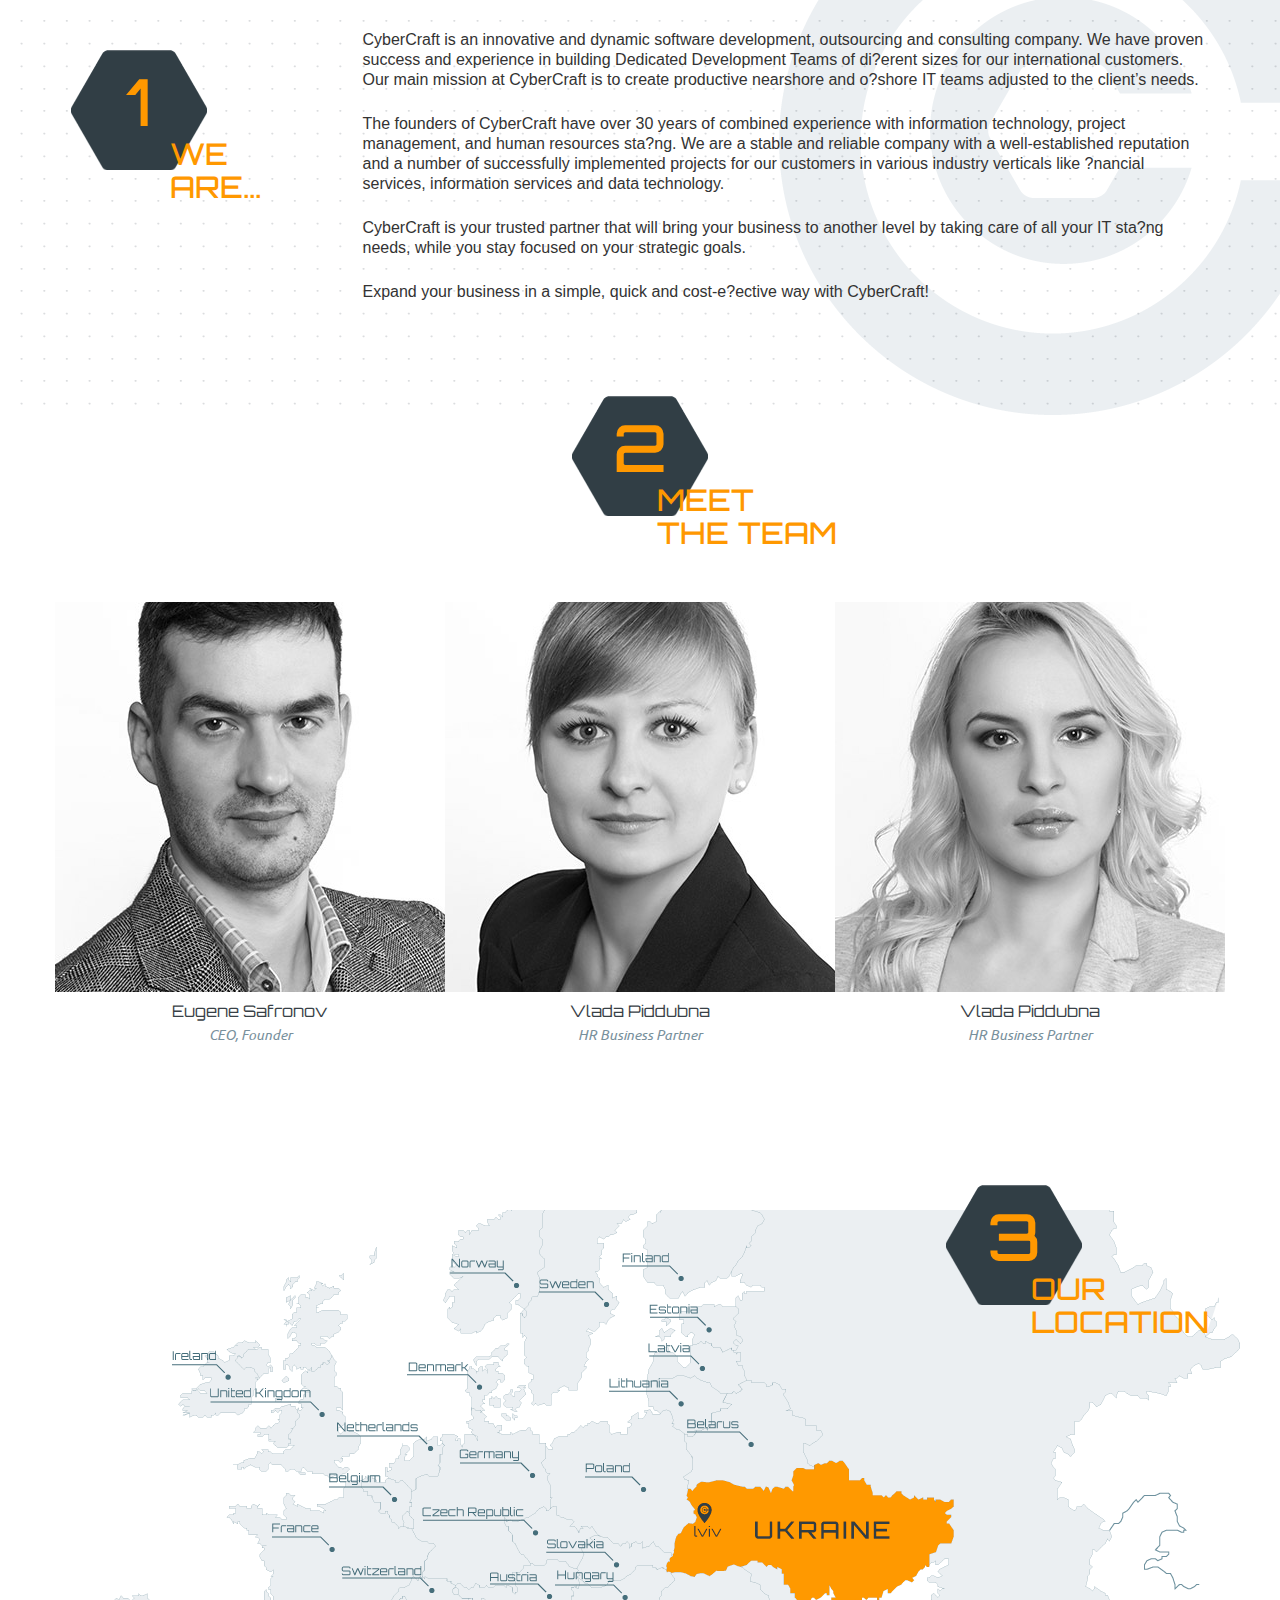
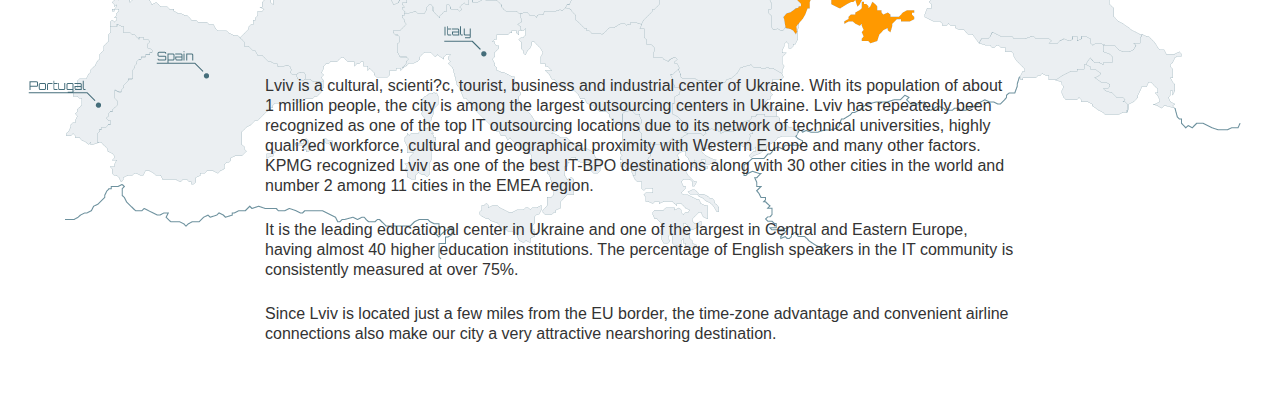
<file: about_us.html>
<!DOCTYPE html>
<!--[if lt IE 7]><html lang="en" class="lt-ie9 lt-ie8 lt-ie7"><![endif]-->
<!--[if IE 7]><html lang="en" class="lt-ie9 lt-ie8"><![endif]-->
<!--[if IE 8]><html lang="en" class="lt-ie9"><![endif]-->
<!--[if gt IE 8]><!-->
<html lang="en">
<!--<![endif]-->
<head>
	<meta charset="utf-8" />
	<title>about_us</title>
	<meta name="description" content="Cyber craft" />
	<meta http-equiv="X-UA-Compatible" content="IE=edge" />
	<meta name="viewport" content="width=device-width, initial-scale=1.0" />
	<link rel="shortcut icon" href="favicon.png" />
	<!--Bootstrap css-->
	<link rel="stylesheet" href="css/bootstrap.min.css" />
	<!--and Bootstrap css-->
	<!--Fonts css-->
	<link rel="stylesheet" href="css/fonts.css" />
	<!--and Fonts css-->




	<!--General css-->
	<link rel="stylesheet" href="css/about_us.css" />
	<!--and General css-->

	<link rel="stylesheet" media="screen" href="http://cc2.voroninstudio.eu/assets/application.self-dc253388d4299eccf18d50ff5946ffc76c49d3eba2b963a02b8fb57150ae0279.css" /> 

	<!--Adaptation css-->
	<link rel="stylesheet" href="css/media_about_us.css" />
	<!--and Adaptation css-->



</head>
<body>

	<!--OUR LOCATION-->
	<section class="location">
		<div class="loc_bg">
			<div class="container">
				<div class="row">
					<div class="col-md-3 col-sm-3 col-xs-12 ">
						<div class="style_namb">
							<h3 class="loc_namber loc_nam_1">1<span>We are...</span></h3>
						</div>

					</div>
					<div class="col-md-9 col-sm-9 col-xs-12 ">
						<p>CyberCraft is an innovative and dynamic software development, outsourcing and consulting company. We have proven success and experience in building Dedicated Development Teams of di?erent sizes for our international customers. Our main mission at CyberCraft is to create productive nearshore and o?shore IT teams adjusted to the client’s needs.</p>
						<p>The founders of CyberCraft have over 30 years of combined experience with information technology, project management, and human resources sta?ng. We are a stable and reliable company with a well-established reputation and a number of successfully implemented projects for our customers in various industry verticals like ?nancial services, information services and data technology. </p>
						<p>CyberCraft is your trusted partner that will bring your business to another level by taking care of all your IT sta?ng needs, while you stay focused on your strategic goals.</p>
						<p>Expand your business in a simple, quick and cost-e?ective way with CyberCraft!</p>
					</div>
				</div>			
			</div>
		</div>
	</section>



	<!--Meet the team-->
	<section class="meet">
		<div class="container">
			<div class="row">
				<div class="col-md-12 team_boot" >
					<div class="style_namb manb2">
						<h3 class="loc_namber loc_nam_2">2<span>Meet<br> the team</span></h3>
					</div>
				</div>
				<div class="team">
					<div class="col-md-4 col-sm-4 col-xs-12 ">
						<div class=" a_careers">
							<div class="team_img">
								<img class="team_i_heig"  src="img/team1.jpg">
								<div class="team_img_hover">
									<p>Talent acquisition expert</p>
									<p>People-lover</p>
									<p>Happiness-maker</p>
								</div>
								<div class="fildr_bgimg"></div>
							</div>
							<div class="team_initials">
								<p class="tem_name">Eugene Safronov</p>
								<span class="team_work">СЕО, Founder</span>
								<div class="team_initials_hover">
									<a href="#"><img src="img/facebook_abaut.png" alt=""></a>
									<a href="#"><img src="img/in_abaut.png" alt=""></a>
								</div>
							</div>
						</div>
					</div>
					<div class="col-md-4 col-sm-4 col-xs-12 ">
						<div class=" a_careers">
							<div class="team_img ">
								<img class="team_i_heig" src="img/team2.jpg">
								<div class="team_img_hover">
									<p>Talent acquisition expert</p>
									<p>People-lover</p>
									<p>Happiness-maker</p>
								</div>
								<div class="fildr_bgimg"></div>
							</div>
							<div class="team_initials">
								<p class="tem_name">Vlada Piddubna</p>
								<span class="team_work">HR Business Partner</span>
								<div class="team_initials_hover">
									<a href="#"><img src="img/facebook_abaut.png" alt=""></a>
									<a href="#"><img src="img/in_abaut.png" alt=""></a>
								</div>
							</div>
						</div>
					</div>
					<div class="col-md-4 col-sm-4 col-xs-12 ">
						<div class=" a_careers">
							<div class="team_img">
								<img class="team_i_heig" src="img/team3.jpg">
								<div class="team_img_hover">
									<p>Talent acquisition expert</p>
									<p>People-lover</p>
									<p>Happiness-maker</p>
								</div>
								<div class="fildr_bgimg"></div>
							</div>
							<div class="team_initials">
								<p class="tem_name">Vlada Piddubna</p>
								<span class="team_work">HR Business Partner</span>
								<div class="team_initials_hover">
									<a href="#"><img src="img/facebook_abaut.png" alt=""></a>
									<a href="#"><img src="img/in_abaut.png" alt=""></a>
								</div>
							</div>
						</div>
					</div>
				</div>	
			</div>
		</div>
	</section>




	<!--OUR LOCATION-->
	<section class="ourlocation">
		<div class="container">
			<div class="row">
				<div class="col-md-12 team_boot" >
					<div class="style_namb manb3">
						<h3 class="loc_namber loc_nam_3">3<span>OUR <br>LOCATION</span></h3>
					</div>
				</div>

				<div class="col-md-8 col-sm-9 col-xs-12 col-md-offset-2 our_loc">
				<p>Lviv is a cultural, scienti?c, tourist, business and industrial center of Ukraine.  With its population of about 1 million people, the city is among the largest outsourcing centers in Ukraine. Lviv has repeatedly been recognized as one of the top IT outsourcing  locations due to its network of technical universities, highly quali?ed workforce, cultural and geographical proximity with Western Europe and many other factors. KPMG recognized Lviv as one of the best IT-BPO destinations along with 30 other cities in the world and number 2 among 11 cities in the EMEA region.</p>
				<p>It is the leading educational center in Ukraine and one of the largest in Central and Eastern Europe,  having almost 40 higher education institutions. The percentage of English speakers in the IT community is consistently measured at over 75%.</p>
				<p>Since Lviv is located just a few miles from the EU border, the time-zone advantage and convenient airline connections also make our city a very attractive nearshoring destination.</p>
				</div>
			</div>
		</div>
	</section>



	<script type="text/javascript" src="http://cc2.voroninstudio.eu/assets/application.js"></script>
<script type="text/javascript" src="js/about.js"></script>
</body>
</html>
</file>
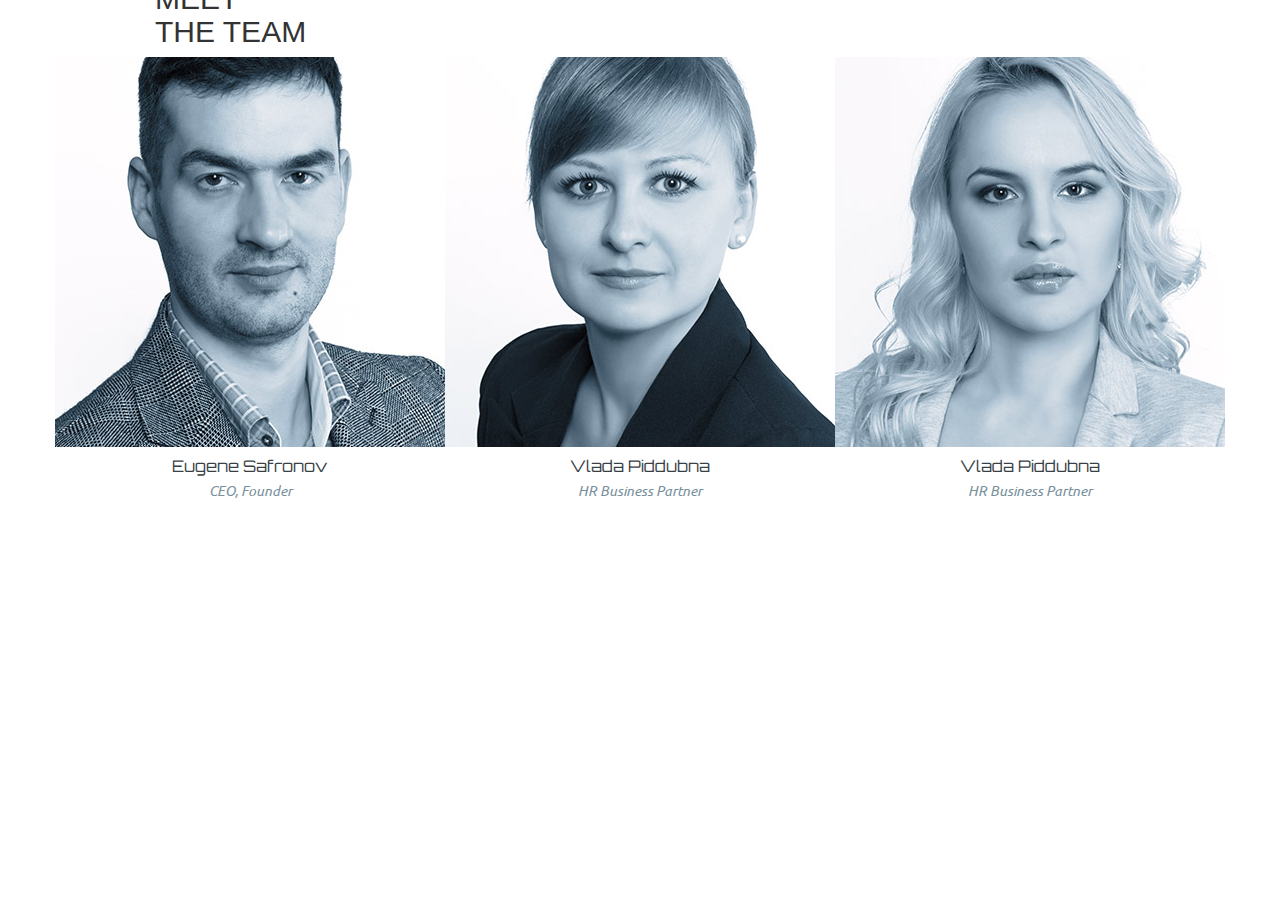
<file: about_us_one.html>
<!DOCTYPE html>
<!--[if lt IE 7]><html lang="en" class="lt-ie9 lt-ie8 lt-ie7"><![endif]-->
<!--[if IE 7]><html lang="en" class="lt-ie9 lt-ie8"><![endif]-->
<!--[if IE 8]><html lang="en" class="lt-ie9"><![endif]-->
<!--[if gt IE 8]><!-->
<html lang="en">
<!--<![endif]-->
<head>
	<meta charset="utf-8" />
	<title>about_us</title>
	<meta name="description" content="Cyber craft" />
	<meta http-equiv="X-UA-Compatible" content="IE=edge" />
	<meta name="viewport" content="width=device-width, initial-scale=1.0" />
	<link rel="shortcut icon" href="favicon.png" />
	<!--Bootstrap css-->
	<link rel="stylesheet" href="css/bootstrap.min.css" />
	<!--and Bootstrap css-->
	<!--Fonts css-->
	<link rel="stylesheet" href="css/fonts.css" />
	<!--and Fonts css-->




	<!--General css-->
	<link rel="stylesheet" href="css/about_us_one.css" />
	<!--and General css-->

	<link rel="stylesheet" media="screen" href="http://cc2.voroninstudio.eu/assets/application.self-dc253388d4299eccf18d50ff5946ffc76c49d3eba2b963a02b8fb57150ae0279.css" /> 

	<!--Adaptation css-->
	<link rel="stylesheet" href="css/media_about_us_one.css" />
	<!--and Adaptation css-->



</head>
<body>





	<!--Meet the team-->
	<section class="meet">
		<div class="container">
			<div class="row">
				<div class="col-md-12 team_boot" >
					<div class="style_namb manb2">
						<h3 class="loc_namber loc_nam_2">2<span>Meet<br> the team</span></h3>
					</div>
				</div>
				<div class="team">
					<div class="col-md-4 col-sm-4 col-xs-12 ">
						<div class=" a_careers">
							<div class="team_img">
								<img class="team_i_heig"  src="img/team1.jpg">
								<img  class="team_i_heig img_tea_hover"  src="img/team1-hover.jpg">
								<div class="team_img_hover">
									<p>Talent acquisition expert</p>
									<p>People-lover</p>
									<p>Happiness-maker</p>
								</div>
							</div>
							<div class="team_initials">
								<p class="tem_name">Eugene Safronov</p>
								<span class="team_work">СЕО, Founder</span>
								<div class="team_initials_hover">
									<a href="#"><img src="img/facebook_abaut.png" alt=""></a>
									<a href="#"><img src="img/in_abaut.png" alt=""></a>
								</div>
							</div>
						</div>
					</div>
					<div class="col-md-4 col-sm-4 col-xs-12 ">
						<div class=" a_careers">
							<div class="team_img ">
								<img class="team_i_heig" src="img/team2.jpg">
								<img class="team_i_heig img_tea_hover"  src="img/team2-hover.jpg">
								<div class="team_img_hover">
									<p>Talent acquisition expert</p>
									<p>People-lover</p>
									<p>Happiness-maker</p>
								</div>
							</div>
							<div class="team_initials">
								<p class="tem_name">Vlada Piddubna</p>
								<span class="team_work">HR Business Partner</span>
								<div class="team_initials_hover">
									<a href="#"><img src="img/facebook_abaut.png" alt=""></a>
									<a href="#"><img src="img/in_abaut.png" alt=""></a>
								</div>
							</div>
						</div>
					</div>
					<div class="col-md-4 col-sm-4 col-xs-12 ">
						<div class=" a_careers">
							<div class="team_img">
								<img class="team_i_heig" src="img/team3.jpg">
								<img class="team_i_heig img_tea_hover"  src="img/team3-hover.jpg">
								<div class="team_img_hover">
									<p>Talent acquisition expert</p>
									<p>People-lover</p>
									<p>Happiness-maker</p>
								</div>
							</div>
							<div class="team_initials">
								<p class="tem_name">Vlada Piddubna</p>
								<span class="team_work">HR Business Partner</span>
								<div class="team_initials_hover">
									<a href="#"><img src="img/facebook_abaut.png" alt=""></a>
									<a href="#"><img src="img/in_abaut.png" alt=""></a>
								</div>
							</div>
						</div>
					</div>
				</div>	
			</div>
		</div>
	</section>




	


	<script type="text/javascript" src="http://cc2.voroninstudio.eu/assets/application.js"></script>
<script type="text/javascript" src="js/about.js"></script>
</body>
</html>
</file>
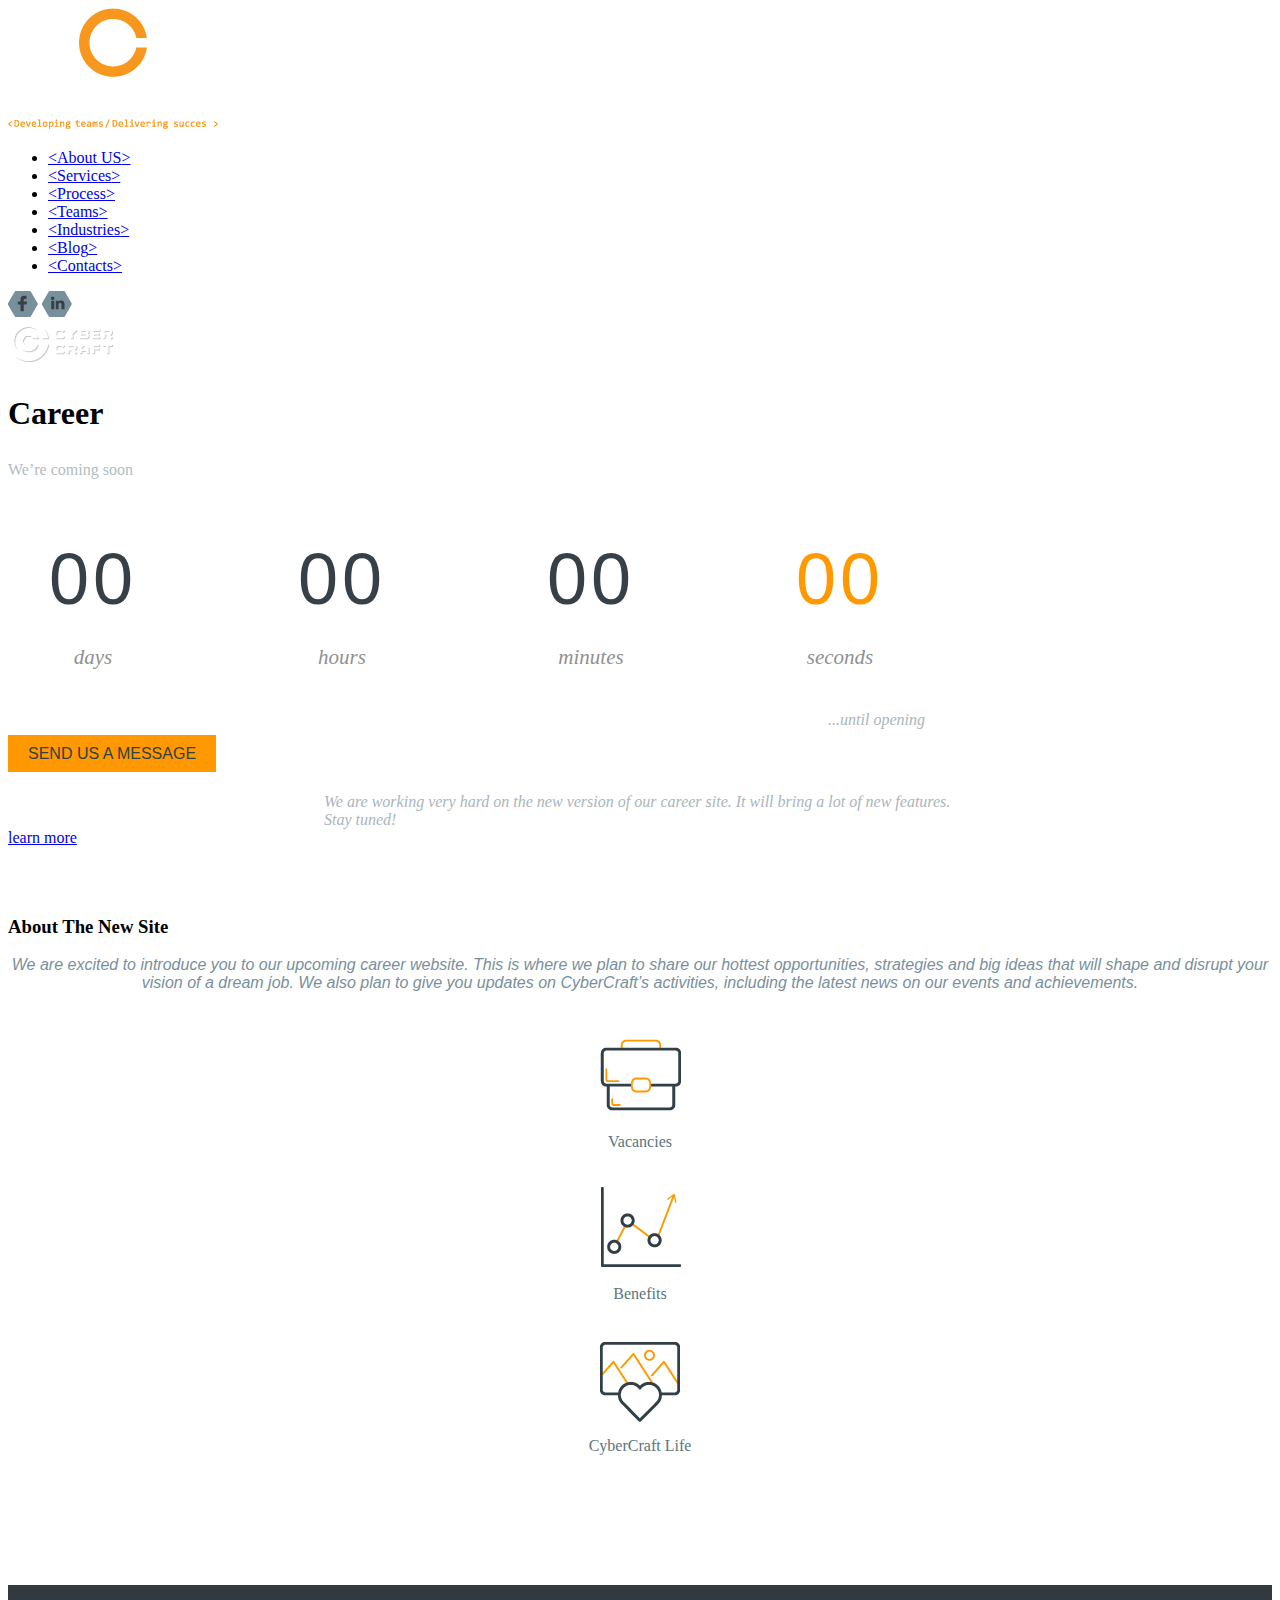
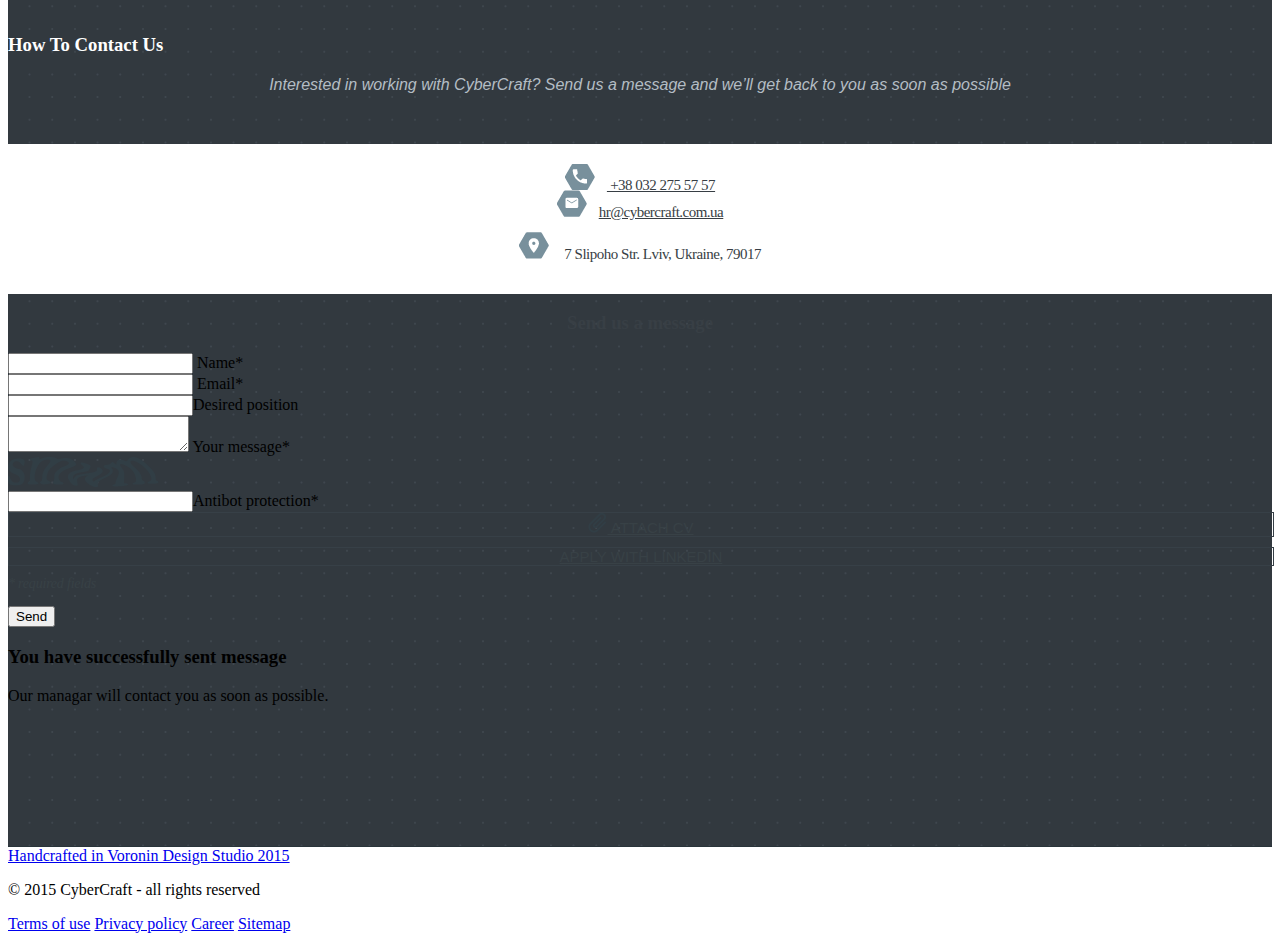
<file: career.html>
<!DOCTYPE html>
<!--[if lt IE 7]><html lang="en" class="lt-ie9 lt-ie8 lt-ie7"><![endif]-->
<!--[if IE 7]><html lang="en" class="lt-ie9 lt-ie8"><![endif]-->
<!--[if IE 8]><html lang="en" class="lt-ie9"><![endif]-->
<!--[if gt IE 8]><!-->
<html lang="en">
<!--<![endif]-->
<head>
	<meta charset="utf-8" />
	<title>Career</title>
	<meta name="description" content="Cyber craft" />
	<meta http-equiv="X-UA-Compatible" content="IE=edge" />
	<meta name="viewport" content="width=device-width, initial-scale=1.0" />
	<link rel="shortcut icon" href="favicon.png" />

	<!--General css-->
	<link rel="stylesheet" href="css/career.css" />
	<!--and General css-->
	<!--Adaptation css-->
	<link rel="stylesheet" href="css/media_career.css" />
	<!--and Adaptation css-->
	<link rel="stylesheet" media="screen" href="http://cc2.voroninstudio.eu/assets/application.self-dc253388d4299eccf18d50ff5946ffc76c49d3eba2b963a02b8fb57150ae0279.css" /> 
</head>
<body>















	<!-- Pushy Menu -->
	<nav class="pushy pushy-left">
		<div class="logo_menu">
			<a href="#" class="logo_menua"><img src="img/menulogo.png" alt=""></a>
		</div>
		<ul class="pushymenu">
			<li><a href="#"><span><</span>About US<span>></span></a></li>
			<li><a href="#"><span><</span>Services<span>></span></a></li>
			<li><a href="#"><span><</span>Process<span>></span></a></li>
			<li><a href="#"><span><</span>Teams<span>></span></a></li>
			<li><a href="#"><span><</span>Industries<span>></span></a></li>
			<li><a href="#" class="active"><span><</span>Blog<span>></span></a></li>
			<li><a href="#"><span><</span>Contacts<span>></span></a></li>
		</ul>
		<div class="cont_micon">
			<div class="push_icon">
				<a href="#"><img src="img/footerfacebook.png" alt=""></a>
				<a href="#"><img src="img/footerin.png" alt=""></a>
			</div>
		</div>
	</nav>
	<!-- End Pushy Menu -->
	<!-- Site Overlay -->
	<div class="site-overlay"></div>
	<!-- Your Content -->
	<div class="navigationleft">
		<!-- Menu Button -->

		<a class="menu-btn containere">

			<div class="menuicon top-menuicon top-animate"></div>
			<div class="menuicon mid-menuicon mid-animate"></div>
			<div class="menuicon bottom-menuicon bottom-animate"></div>
		</a>
	</div>






















	<!-- header of the page -->
	<header class="header_style_career">
		<!-- Logo -->
		<a href="#" class="header-logo"><img src="img/logo.png" alt=""></a>
		<!-- End Logo -->
		<!-- title_page-->
		<div class="title_page title_page_career">
			<div class="container">
				<div class="row">
					<h1>
						<span>Career</span>
						
					</h1>
					<p class="sect_clogan choos_bgp_carer">We’re coming soon</p>
					<!-- TIMER -->
					<div class="timer-area">
						<div class="timer_until_opening">
							<ul id="countdown">

								<li> <span class="days">00</span>
									<p class="timeRefDays">days</p>
								</li>
								<li> <span class="hours">00</span>
									<p class="timeRefHours">hours</p>
								</li>
								<li> <span class="minutes">00</span>
									<p class="timeRefMinutes">minutes</p>
								</li>
								<li> <span class="seconds seconds_bg">00</span>
									<p class="timeRefSeconds">seconds</p>
								</li>
							</ul>
							<p class="career_until_opening">...until opening</p>
						</div>

					</div>
					<!-- end timer-area --> 
					<a href="#career_footer_scrol1" class="career_send_message">Send Us A Message</a>

					
					<p class="career_tagline">We are working very hard on the new version of our career site. It will bring a lot of new features. Stay tuned!</p>
					

				</div>
			</div>
		</div>
		<!-- End title_page-->
		<!-- career_header-->
		<div class="career_header">
			<div class="slides-container">
				<div>
				</div>
			</div>
		</div>
		<!-- End career_header-->
		<div class="learnmore scroll-down-arrow_career">
						<a href="#career_axperts_2"> learn more</a>
					</div>
	</header>
	<!--and header of the page -->


	<section id="career_axperts_2" class="career">
		<div class="container">
			<div class="row">
				<h3 class="section_h3">
					<span class="with_black_arrows">About The New Site</span>
				</h3>
				<div class="col-sm-10 col-md-8 col-xs-12 col-lg-push-2 col-md-push-2 col-sm-push-1 intro_career">
					<p >We are excited to introduce you to our upcoming career website. This is where we plan to share our hottest opportunities, strategies and big ideas that will shape and disrupt your vision of a dream job. We also plan to give you updates on CyberCraft’s activities, including the latest news on our events and achievements.</p>
				</div>




			</div>
			<div class="row row_career_infb">
				<div class="col-md-2 col-sm-4 col-xs-4 col-md-offset-3 col-sm-offset-0">
					<div class="career_info_block cib_1">Vacancies</div>
				</div>
				<div class="col-md-2 col-sm-4 col-xs-4 ">
					<div class="career_info_block cib_2">Benefits</div>
				</div>
				<div class="col-md-2 col-sm-4 col-xs-4 ">
					<div class="career_info_block cib_3">CyberCraft Life</div>
				</div>
			</div>
		</div>
	</section>







	



	

	

	<!--Footer -->
	<footer id="standard-footer">
		<!--career_footer_form-->
		<div id="career_footer_scrol1"  class="career_footer_form">
			<div class="container">
				<div class="row">

					<h3 class="section_h3 sect_career_foot">
						<span class="with_black_arrows  with_black_arrows_carerr_foot"><span class="sect_career_foot_s">How To Contact Us</span></span>
					</h3>
					<div class="col-sm-10 col-md-6 col-xs-12 col-lg-push-3 col-md-push-3 col-sm-push-1 intro_career_foot">
						<p>Interested in working with CyberCraft? Send us a message and we’ll  get back to you as soon as possible</p>
					</div>

					<div class="footer_message">
						<div class="col-md-12 col-sm-12 col-xs-12 foot_title_career">
							<div class="row">
								<div class="col-md-4 col-sm-4 col-xs-12">
									<a href="tel:+380322755757">
										<span><img src="img/phone.png" alt=""></span> +38 032 275 57 57</a>
									</div>
									<div class="col-md-4 col-sm-4 col-xs-12">
										<a href="mailto:hr@cybercraft.com.ua">
											<span><img src="img/email.png" alt=""></span>hr@cybercraft.com.ua</a>
										</div>
										<div class="col-md-4 col-sm-4 col-xs-12">
											<p>
												<span><img src="img/map.png" alt=""></span> 7 Slipoho Str. Lviv, Ukraine, 79017</p>
											</div>
										</div>
									</div>
								</div>
								<div class="yellowformcontacts" style="visibility: visible;">

									<div class="col-md-12 col-sm-12 col-xs-12 send_message">
										<h3 class="section_h3 h3_messag career_black_arrows ">
											<span class="with_white_arrows ">Send us a message</span>
										</h3>

										<div class="foot_f career_foot_f"><form action="/message" class="ajax-submit" method="post" show-preloader="">
											<div class="content">
												<div class="row">
													<div class="col-md-6 col-sm-6 col-xs-12">
														<div class="input string css" required="">
															<input id="firstnameanimate" name="message[name]" type="text"><label class="input-label" for="firstnameanimate"> Name*</label>
														</div>
														<div class="input string css" required="">
															<input id="emailanimate" name="message[email]" type="text"><label class="input-label" for="emailanimate"> Email*</label>
														</div>
														<div class="input string css">
															<input id="phonenamberanimate" name="message[phone]" type="text"><label class="input-label" for="phonenamberanimate">Desired position</label>
														</div>
													</div>
													<div class="col-md-6 col-sm-6 col-xs-12">
														<div class="input text css messagetext" required="">
															<textarea id="youmessageanimate" name="message[message_text]"></textarea><label class="input-label" for="youmessageanimate"> Your message*</label>
														</div>
													</div>
												</div>
												<div class="row">
													<div class="col-md-12">
														<div class="row">
															<div class="col-md-6 col-sm-6 col-xs-12">
																<div class="row captcha_career">
																	<div class=" col-md-6 col-sm-6 col-xs-6">
																		<div class="">
																			<img src="img/careers_file.png" alt="">
																		</div>
																	</div>
																	<div class=" col-md-6 col-sm-6 col-xs-6">
																		<div class="input string css" required="">
																			<input id="antibotprotection" name="message[phone]" type="text"><label class="input-label" for="antibotprotection">Antibot protection*</label>
																		</div>

																	</div>

																</div>
															</div>
															<div class=" col-md-6 col-sm-6 col-xs-12">
																<div class="row career_form_a_canter">
																	<div class=" col-md-6 col-sm-6 col-xs-12">
																		<a href="#" class="career_form_a"><span><img src="img/careerscapcha.png"></span> Attach cv</a>
																	</div>
																	<div class=" col-md-6 col-sm-6 col-xs-12">
																		<a href="#" class="career_form_a">Apply With linkedin</a>
																	</div>
																</div>
															</div>
														</div>
														<div class="row">
															<div class="col-md-6 col-sm-6 col-xs-6">
																<p class="foot_required">* required fields</p>
															</div>
															<div class="col-md-6 col-sm-6 col-xs-6">
																<input type="submit" value="Send">
															</div>
														</div>
													</div>
												</div>
											</div>
											<div class="success-message">
												<h3>
													You have successfully sent message
												</h3>
												<p>
													Our managar will contact you as soon as possible.
												</p>
											</div>
										</form>
									</div>
								</div>
							</div>
						</div>
					</div>
				</div>
				<!--career_footer_form-->
				<!--Footer-->
				<div id="footer-links-wrap">
					<div class="container">
						<div class="row">
							<div class="col-md-4 col-sm-4 col-xs-7">
								<a class="f_compani" href="#"> Handcrafted in Voronin Design Studio 2015</a>
							</div>
							<div class="col-md-3 col-sm-3 col-xs-5 copyright" >
								<p>
									© 2015 CyberCraft - all rights reserved
								</p>
							</div>
							<div class="col-md-3 col-sm-3 col-xs-8">
								<div class="footer-additional-links">
									<a class="footer-additional-link" href="/terms_of_use">Terms of use</a>
									<a class="footer-additional-link" href="/privacy_policy">Privacy policy</a>
									<a class="footer-additional-link" href="/career">Career</a>
									<a class="footer-additional-link" href="/sitemap">Sitemap</a>
								</div>
							</div>
							<div class="col-md-2 col-sm-2 col-xs-4">
								<a class="f_icon fi_f" href="#"></a><a class="f_icon fi_i" href="#"><!--End Footer--></a>
							</div>
						</div>
					</div>
				</div>
			</footer>
			<!--End Footer -->

			<script type="text/javascript" src="http://cc2.voroninstudio.eu/assets/application.js"></script>
			<script type="text/javascript" src="js/career.js"></script>
			<script src="js/countdown.js"></script>






		</body>
		</html>
</file>
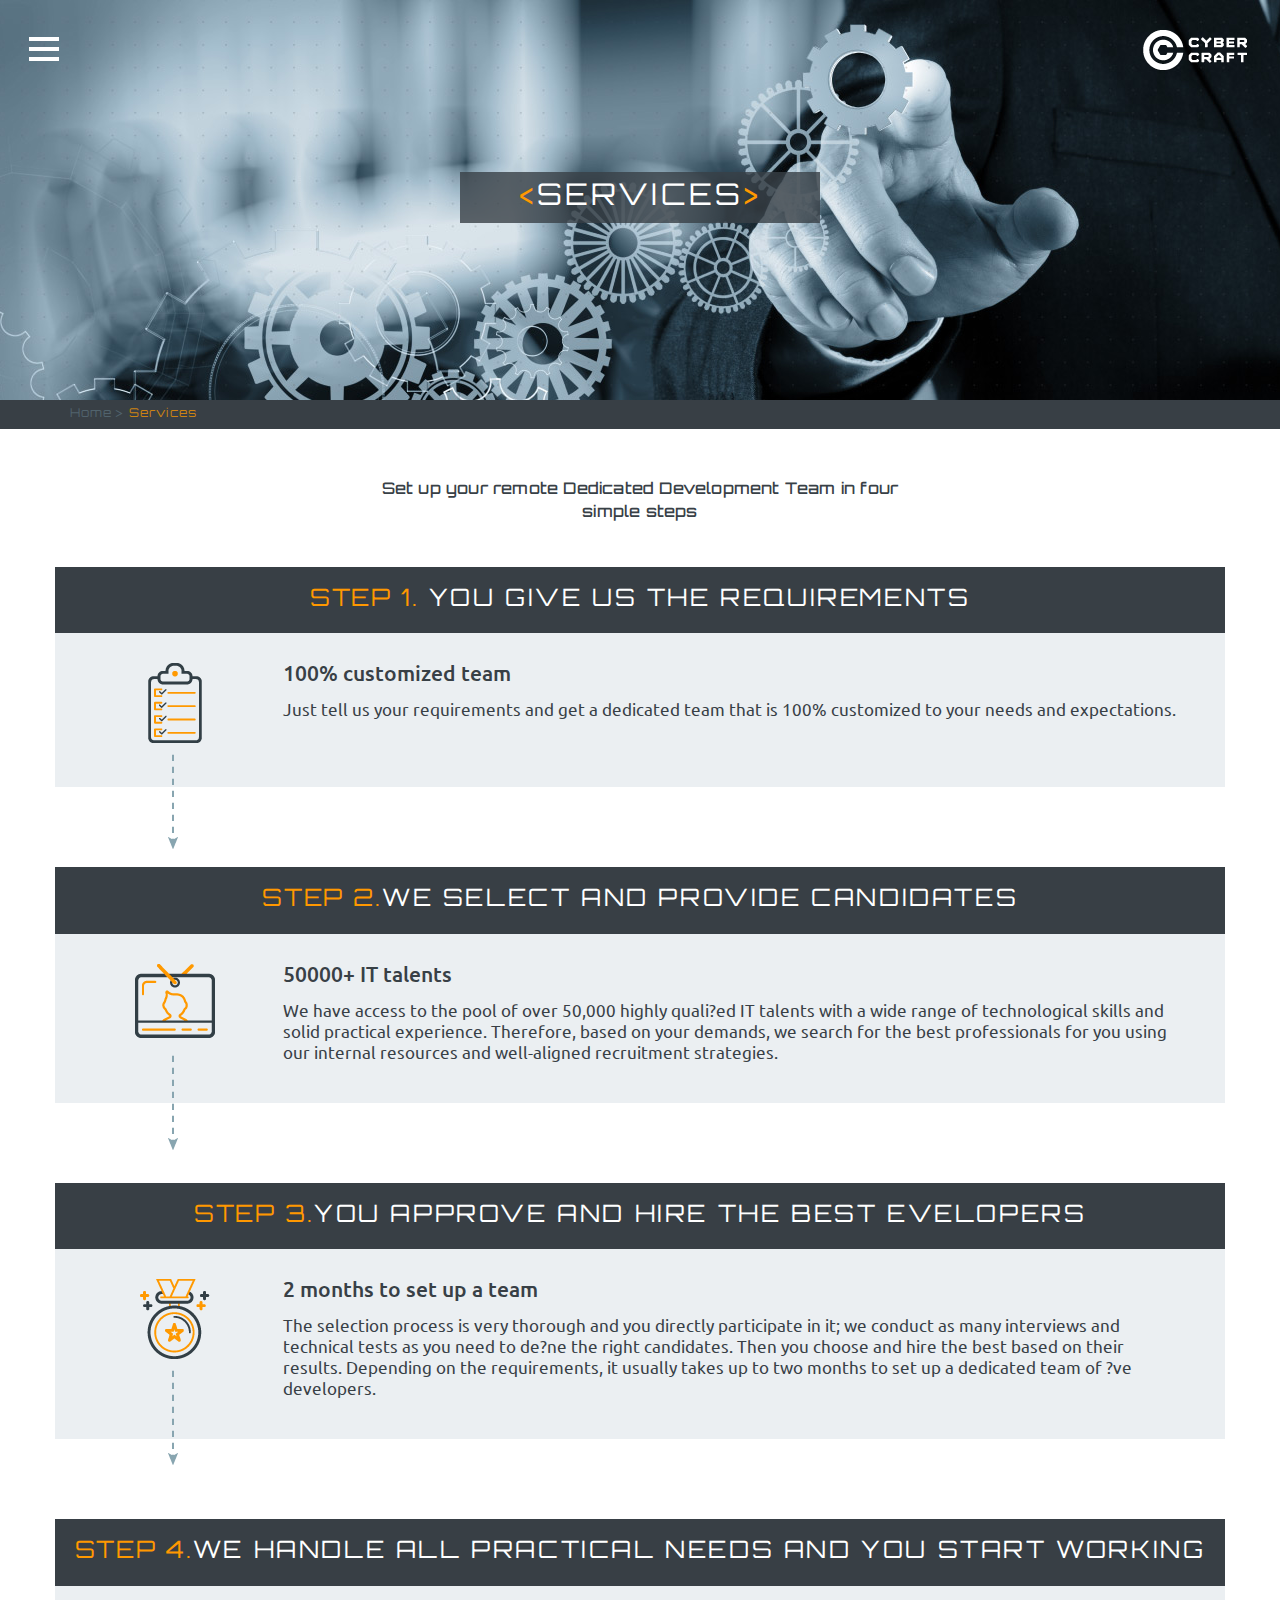
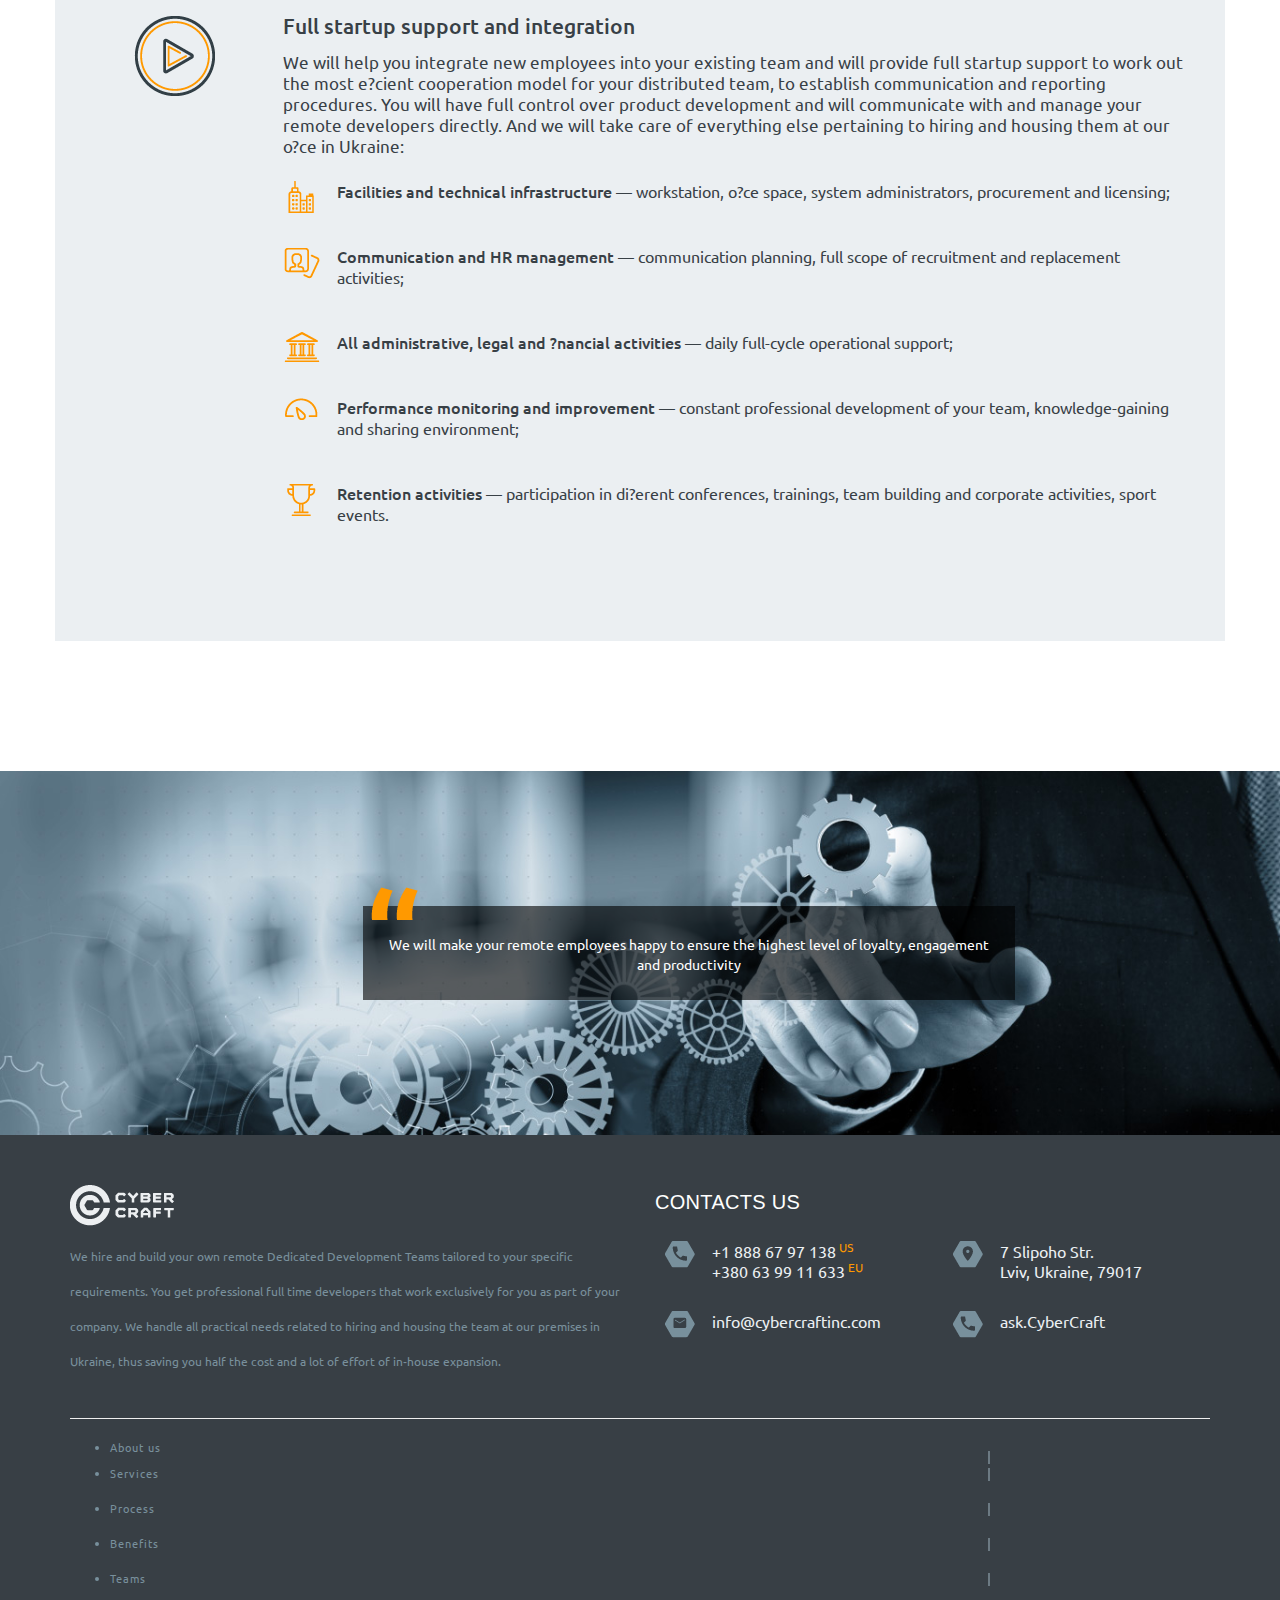
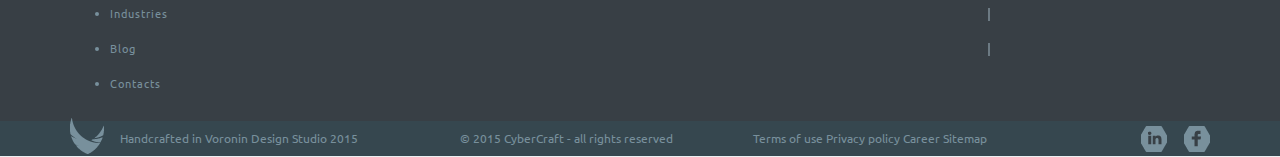
<file: proces.html>
<!DOCTYPE html>
<!--[if lt IE 7]><html lang="en" class="lt-ie9 lt-ie8 lt-ie7"><![endif]-->
<!--[if IE 7]><html lang="en" class="lt-ie9 lt-ie8"><![endif]-->
<!--[if IE 8]><html lang="en" class="lt-ie9"><![endif]-->
<!--[if gt IE 8]><!-->
<html lang="en">
<!--<![endif]-->
<head>
	<meta charset="utf-8" />
	<title>Proces</title>
	<meta name="description" content="Cyber craft" />
	<meta http-equiv="X-UA-Compatible" content="IE=edge" />
	<meta name="viewport" content="width=device-width, initial-scale=1.0" />
	<link rel="shortcut icon" href="favicon.png" />
	<!--Bootstrap css-->
	<link rel="stylesheet" href="css/bootstrap.min.css" />
	<!--and Bootstrap css-->
	<!--Fonts css-->
	<link rel="stylesheet" href="css/fonts.css" />
	<!--and Fonts css-->


<link rel="stylesheet" href="css/media1.css" />
	<link rel="stylesheet" href="css/main1.css" />
<!--Cervices slider css-->
<link rel="stylesheet" type="text/css" href="css/slider-pro.min.css" media="screen"/>
<!-- End Cervices slider css-->


	<!--General css-->
	<link rel="stylesheet" href="css/proces.css" />
	<!--and General css-->
	<!--Adaptation css-->
	<link rel="stylesheet" href="css/media_proces.css" />
	<!--and Adaptation css-->
<link rel="stylesheet" media="screen" href="http://cc2.voroninstudio.eu/assets/application.self-dc253388d4299eccf18d50ff5946ffc76c49d3eba2b963a02b8fb57150ae0279.css" /> 





</head>
<body>















<!-- Pushy Menu -->
<nav class="pushy pushy-left">
	<div class="logo_menu">
		<a href="#" class="logo_menua"><img src="img/menulogo.png" alt=""></a>
	</div>
    <ul class="pushymenu">
        <li><a href="#"><span><</span>About US<span>></span></a></li>
        <li><a href="#"><span><</span>Services<span>></span></a></li>
        <li><a href="#"><span><</span>Process<span>></span></a></li>
        <li><a href="#"><span><</span>Teams<span>></span></a></li>
        <li><a href="#"><span><</span>Industries<span>></span></a></li>
        <li><a href="#" class="active"><span><</span>Blog<span>></span></a></li>
        <li><a href="#"><span><</span>Contacts<span>></span></a></li>
    </ul>
    <div class="cont_micon">
    	<div class="push_icon">
    		<a href="#"><img src="img/footerfacebook.png" alt=""></a>
			<a href="#"><img src="img/footerin.png" alt=""></a>
    	</div>
    </div>
</nav>
<!-- End Pushy Menu -->
<!-- Site Overlay -->
<div class="site-overlay"></div>
<!-- Your Content -->
<div class="navigationleft">
    <!-- Menu Button -->

    <a class="menu-btn containere">

    		<div class="menuicon top-menuicon top-animate"></div>
          <div class="menuicon mid-menuicon mid-animate"></div>
          <div class="menuicon bottom-menuicon bottom-animate"></div>
    </a>
</div>






















		<!-- header of the page -->
		<header class="header_style">
			<!-- Logo -->
			<a href="#" class="logo"><img src="img/logo.png" alt=""></a>
			<!-- End Logo -->
			<!-- title_page-->
			<div class="title_page">
				<div class="container">
				<div class="row">
				<h1>
					<span>Services</span>
				</h1>
				</div>
				</div>
			</div>
			<!-- End title_page-->

			<div class="fon_header fon_services"></div>
		</header>
		<!--and header of the page -->
		<!--breadcrumb -->
		<section class="breadcrumbs">
			<div class="container">
				<div class="row">
					<div class="col-md-8">
						<div class="breadcrumbs_cont">
							<a href="#">Home</a><span>></span>
							<p>Services</p>
						</div>
					</div>
				</div>
			</div>
		</section>
		<!--breadcrumb -->
		



		<section class="step">
			<div class="container">
				<div class="row">
					<div class="col-md-6 col-md-offset-3 col-sm-8 col-sm-offset-2">
						<p class="step_slogan">Set up your remote Dedicated Development Team in four simple steps</p>
					</div>


					<div class="step_content">
						<div class="step_d_bg">
							<div class="col-md-12">

								<h3 class="step_h3"><span>STEP 1.</span> YOU GIVE US THE REQUIREMENTS</h3>
							</div>
						</div>
						<div class="step_inf_blok">
							<div class="col-md-12 cont_st_step">

								
								<div class="row">
									<div class="col-md-2 col-sm-2 col-xs-2">
										<div class="st_img">
											<img src="img/requirements.png" alt="alt">
										</div>
									</div>
									<div class="col-md-10 col-sm-10 col-xs-10">
										<div class="st_cont">
											<h3>100% customized team</h3>
											<p>Just tell us your requirements and get a dedicated team that is 100% customized to your needs and expectations.</p>
										</div>
									</div>
								</div>
							</div>
						</div>
					</div>


					<div class="step_content">
						<div class="step_d_bg">
							<div class="col-md-12">

								<h3 class="step_h3"><span>STEP 2.</span>WE SELECT AND PROVIDE CANDIDATES</h3>
							</div>
						</div>
						<div class="step_inf_blok">
							<div class="col-md-12 cont_st_step">

								
								<div class="row">
									<div class="col-md-2 col-sm-2 col-xs-2">
										<div class="st_img">
											<img src="img/candidates.png" alt="alt">
										</div>
									</div>
									<div class="col-md-10 col-sm-10 col-xs-10">
										<div class="st_cont">
											<h3>50000+ IT talents</h3>
											<p>We have access to the pool of over 50,000 highly quali?ed IT talents with a wide range of technological skills and solid practical experience. Therefore, based on your demands, we search for the best professionals for you using our internal resources and well-aligned recruitment strategies.</p>
										</div>
									</div>
								</div>
							</div>
						</div>
					</div>





					<div class="step_content">
						<div class="step_d_bg">
							<div class="col-md-12">

								<h3 class="step_h3"><span>STEP 3.</span>YOU APPROVE AND HIRE THE BEST EVELOPERS </h3>
							</div>
						</div>
						<div class="step_inf_blok">
							<div class="col-md-12 cont_st_step">

								
								<div class="row">
									<div class="col-md-2 col-sm-2 col-xs-2">
										<div class="st_img">
											<img src="img/developers.png" alt="alt">
										</div>
									</div>
									<div class="col-md-10 col-sm-10 col-xs-10">
										<div class="st_cont">
											<h3>2 months to set up a team</h3>
											<p>The selection process is very thorough and you directly participate in it; we conduct as many interviews and technical tests as you need to de?ne the right candidates. Then you choose and hire the best based on their results. Depending on the requirements, it usually takes up to two months to set up a dedicated team of ?ve developers.</p>
										</div>
									</div>
								</div>
							</div>
						</div>
					</div>


					<div class="step_content">
						<div class="step_d_bg">
							<div class="col-md-12">

								<h3 class="step_h3"><span>STEP 4.</span>WE HANDLE ALL PRACTICAL NEEDS AND YOU START WORKING </h3>
							</div>
						</div>
						<div class="step_inf_blok">
							<div class="col-md-12 cont_st_step">

								
								<div class="row">
									<div class="col-md-2 col-sm-2 col-xs-2">
										<div class="st_img st_img_4">
											<img src="img/working.png" alt="alt">
										</div>
									</div>
									<div class="col-md-10 col-sm-10 col-xs-10">
										<div class="st_cont">
											<h3>Full startup support and integration</h3>
											<p>We will help you integrate new employees into your existing team and will provide full startup support to work out the most e?cient cooperation model for your distributed team, to establish communication and reporting procedures. You will have full control over product development and will communicate with and manage your remote developers directly. And we will take care of everything else pertaining to hiring and housing them at our o?ce in Ukraine:</p>
											<ul class="step_blokinfic">
												<li class="bloc_iconbor1"><p><span>Facilities and technical infrastructure</span> — workstation, o?ce space, system administrators, procurement and licensing;</p></li>
												<li class="bloc_iconbor2"><p><span>Communication and HR management </span> — communication planning, full scope of recruitment and replacement activities;</p></li>
												<li class="bloc_iconbor3"><p><span>All administrative, legal and ?nancial activities</span> — daily full-cycle operational support; </p></li>
												<li class="bloc_iconbor4"><p><span>Performance monitoring and improvement</span> — constant professional development of your team, knowledge-gaining and sharing environment;</p></li>
												<li class="bloc_iconbor5"><p><span>Retention activities</span> — participation in di?erent conferences, trainings, team building and corporate activities, sport events.</p></li>
												
											</ul>
										</div>
									</div>
								</div>
							</div>
						</div>
					</div>


				</div>			
			</div>
		</section>






		<section class="bt_baner">

			<div class="container">
				<div class="row">
				<div class="col-md-7 col-md-offset-3 col-sm-9 col-sm-offset-2 col-xs-10 col-xs-offset-1">
						<div class="bot_foot_baner">
						<p >We will make your remote employees happy to ensure the highest level of loyalty, engagement and productivity</p>
						</div>
					</div>
				</div>			
			</div>
		</section>

	



	

	

	<!--Footer -->
<footer id="standard-footer">
  <div id="footer-data">
    <div class="container">
      <div class="row">
        <div class="col-md-6">
          <!--Logo--><a class="logo_foot_inpage" href="/"><img alt="" src="img/fotter_logo_inpage.png"></a><!--End Logo-->
          <div class="footer-about-us-description">
            <p>
              We hire and build your own remote Dedicated Development Teams tailored to your specific requirements. You get professional full time developers that work exclusively for you as part of your company. We handle all practical needs related to hiring and housing the team at our premises in Ukraine, thus saving you half the cost and a lot of effort of in‐house expansion.
            </p>
          </div>
        </div>
        <div class="col-md-6">
          <div class="footer-contacts-header">
            <a class="with_orange_arrows" href="/contacts">Contacts us</a>
          </div>
          <div class="row">
          <ul class="cont_inf cont_inf_services">			
            <div class="col-sm-6">
				<li>
					<a href="tel:+18886797138" class="cont_tel ">
						<span>+1 888 67 97 138<sup>Us</sup></span>
						<span>+380 63 99 11 633<sup>Eu</sup></span>
					</a>
				</li>
            </div>
            <div class="col-sm-6">
            <li>
				<a href="#" class="cont_map ">
					<span>7 Slipoho Str.</span> 
					<span>Lviv, Ukraine, 79017</span>
				</a>
			</li>
            </div>
            <div class="col-sm-6">
            	<li>
					<a href="mailto:info@cybercraftinc.com" class="cont_mail ">info@cybercraftinc.com</a>
				</li>
            </div>
            <div class="col-sm-6">
            	<li>
					<a href="skype:ask.CyberCraft" class="cont_skype ">ask.CyberCraft</a>
				</li>
            </div>
            </ul>
          </div>
        </div>
        <div class="col-sm-12">
          <hr>
        </div>
        <div class="col-sm-12">
          <ul class="footer-menu">
            <li class="footer-menu-li active"><span>About us</span>
            </li>
            <li class="footer-menu-li">
              <a href="/services">Services</a>
            </li>
            <li class="footer-menu-li">
              <a href="/process">Process</a>
            </li>
            <li class="footer-menu-li">
              <a href="/benefits">Benefits</a>
            </li>
            <li class="footer-menu-li">
              <a href="/teams">Teams</a>
            </li>
            <li class="footer-menu-li">
              <a href="/industries">Industries</a>
            </li>
            <li class="footer-menu-li">
              <a href="/blog">Blog</a>
            </li>
            <li class="footer-menu-li">
              <a href="/contacts">Contacts</a>
            </li>
          </ul>
        </div>
      </div>
    </div>
  </div>
  <!--Footer-->
  <div id="footer-links-wrap">
    <div class="container">
      <div class="row">
        <div class="col-md-4 col-sm-4 col-xs-7">
          <a class="f_compani" href="#"> Handcrafted in Voronin Design Studio 2015</a>
        </div>
        <div class="col-md-3 col-sm-3 col-xs-5">
          <p>
            © 2015 CyberCraft - all rights reserved
          </p>
        </div>
        <div class="col-md-3 col-sm-3 col-xs-8">
          <div class="footer-additional-links">
            <a class="footer-additional-link" href="/terms_of_use">Terms of use</a>
            <a class="footer-additional-link" href="/privacy_policy">Privacy policy</a>
            <a class="footer-additional-link" href="/career">Career</a>
            <a class="footer-additional-link" href="/sitemap">Sitemap</a>
          </div>
        </div>
        <div class="col-md-2 col-sm-2 col-xs-4">
          <a class="f_icon fi_f" href="#"></a><a class="f_icon fi_i" href="#"><!--End Footer--></a>
        </div>
      </div>
    </div>
  </div>
</footer>
	<!--End Footer -->

	<!--[if lt IE 9]>
	<script src="libs/html5shiv/es5-shim.min.js"></script>
	<script src="libs/html5shiv/html5shiv.min.js"></script>
	<script src="libs/html5shiv/html5shiv-printshiv.min.js"></script>
	<script src="libs/respond/respond.min.js"></script>
	<![endif]-->
	
	<script type="text/javascript" src="libs/jquery/jquery-1.11.3.min.js"></script>
	<!--js To align height units -->
	
	<!-- and js To align height units -->
	<!--menu js-->
	<script src="js/pushy.min.js" type="text/javascript"></script>
	<!--menu js-->

	<!--Cervices slider js-->
	<script type="text/javascript" src="js/jquery.sliderPro.min.js"></script>
	<!--End Cervices slider js-->
	<script type="text/javascript" src="js/jquery.matchHeight-min.js"></script>
	<!--General js-->
	<script type="text/javascript" src="js/app_cervis.js"></script>
	<!--General js-->






	
</body>
</html>
</file>
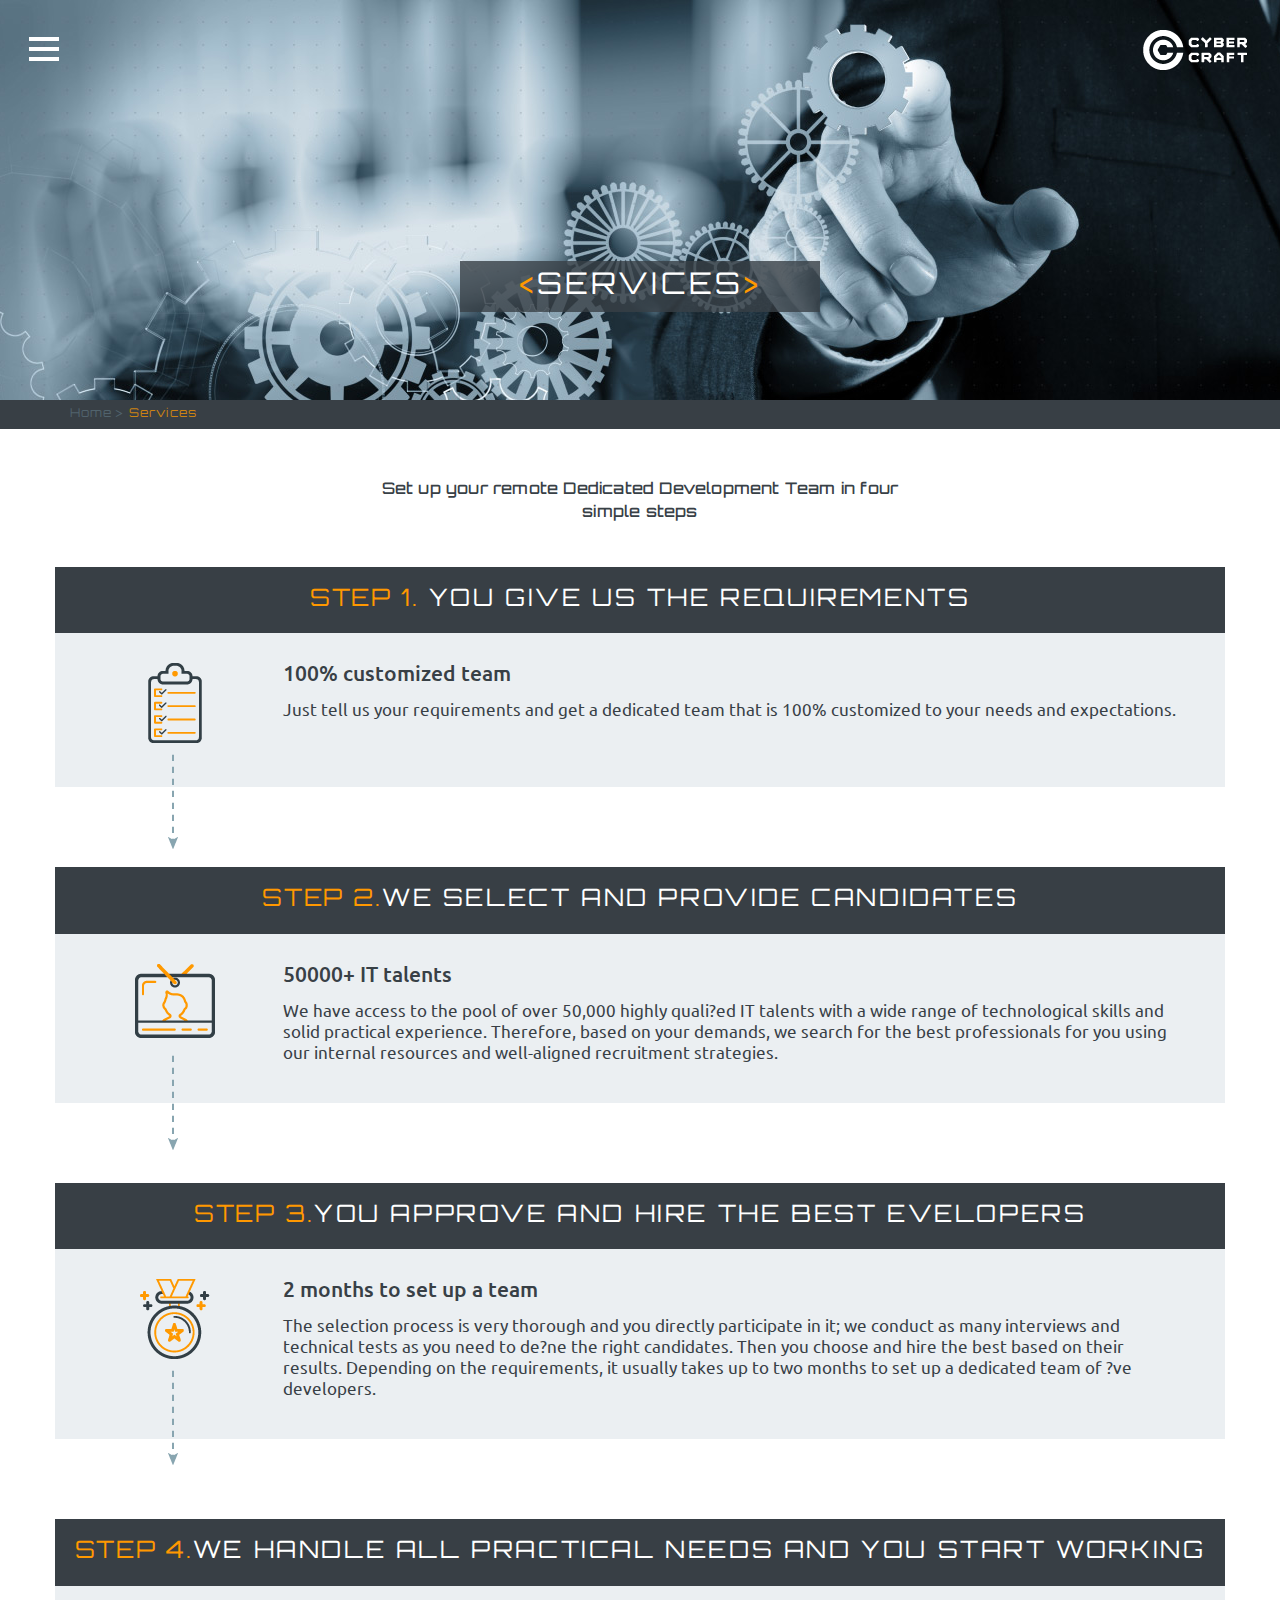
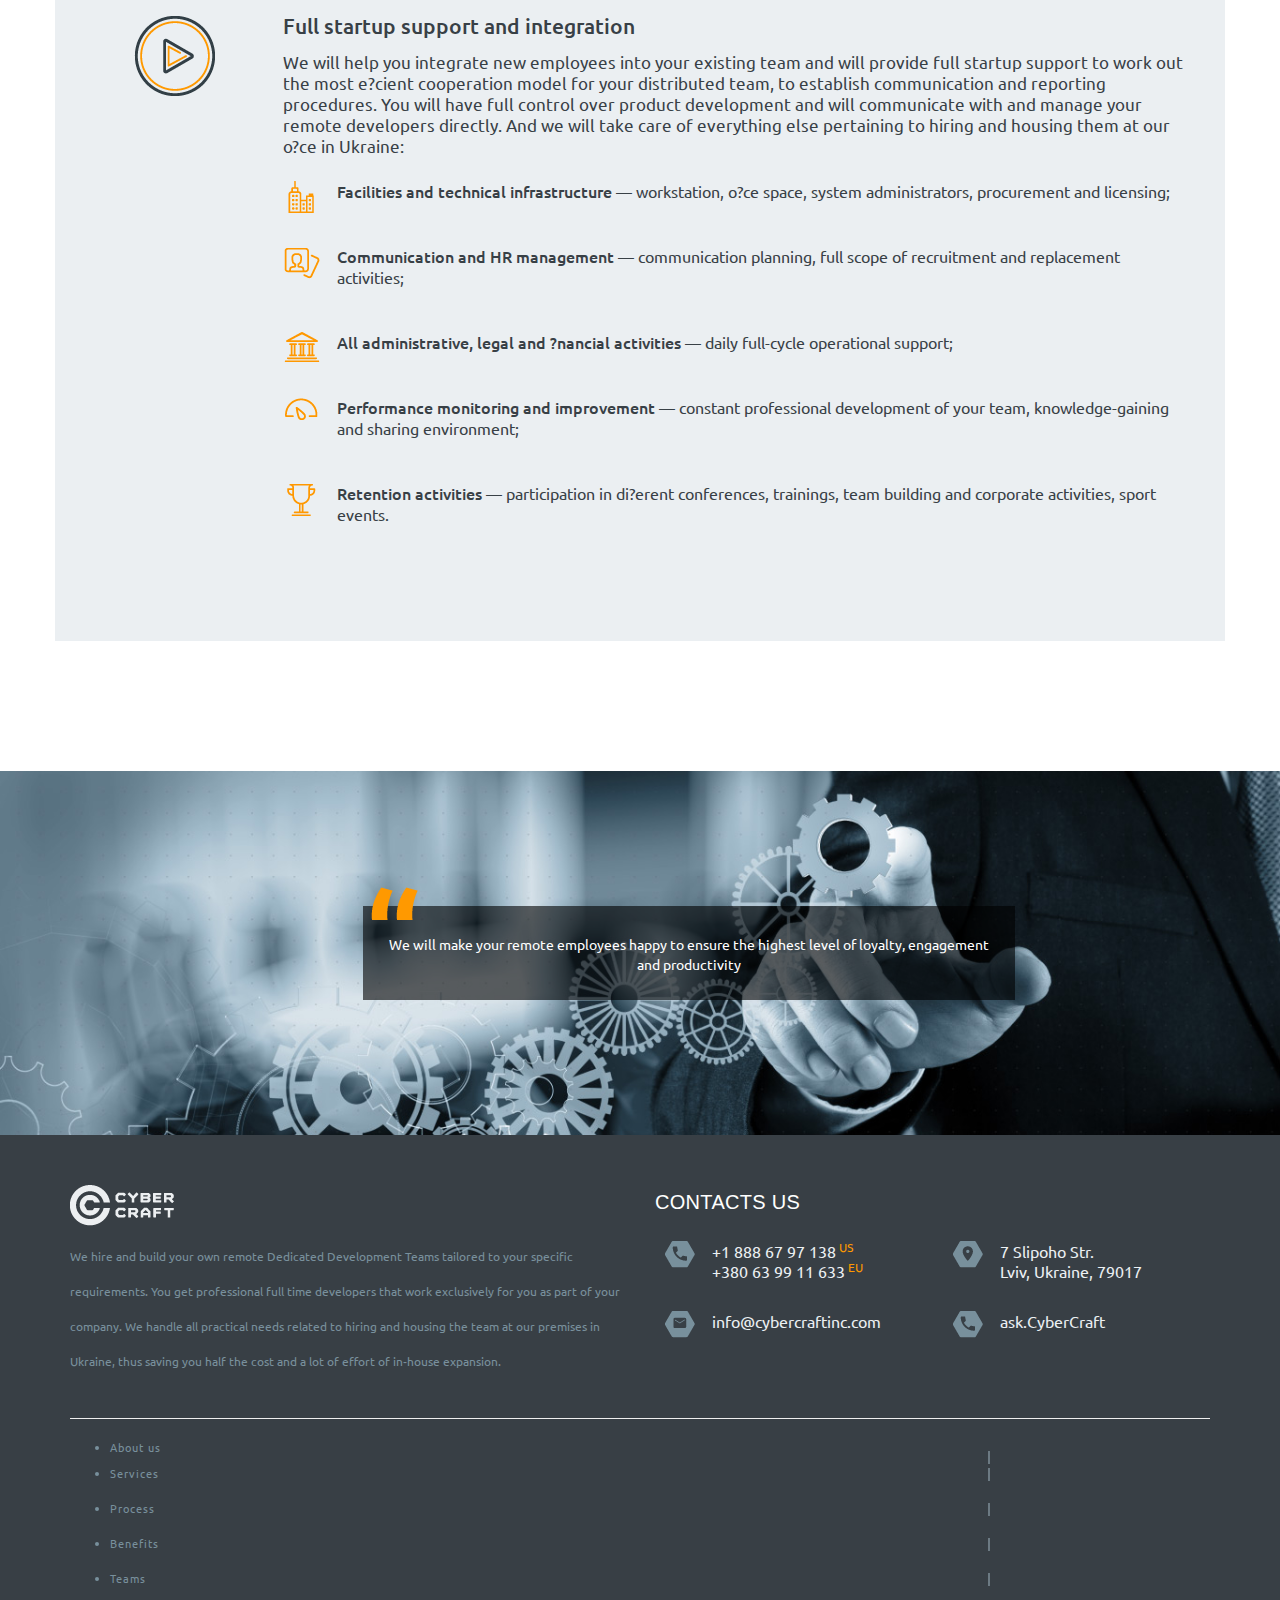
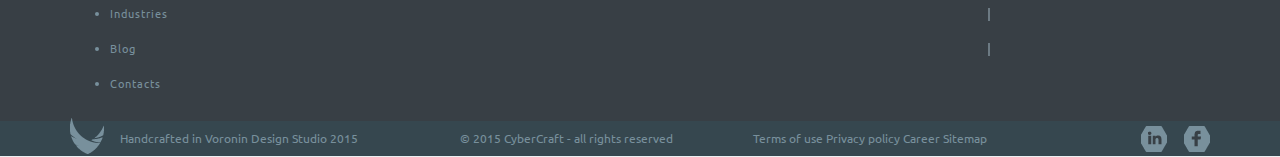
<file: procesparalax.html>
<!DOCTYPE html>
<!--[if lt IE 7]><html lang="en" class="lt-ie9 lt-ie8 lt-ie7"><![endif]-->
<!--[if IE 7]><html lang="en" class="lt-ie9 lt-ie8"><![endif]-->
<!--[if IE 8]><html lang="en" class="lt-ie9"><![endif]-->
<!--[if gt IE 8]><!-->
<html lang="en">
<!--<![endif]-->
<head>
	<meta charset="utf-8" />
	<title>Proces</title>
	<meta name="description" content="Cyber craft" />
	<meta http-equiv="X-UA-Compatible" content="IE=edge" />
	<meta name="viewport" content="width=device-width, initial-scale=1.0" />
	<link rel="shortcut icon" href="favicon.png" />
	<!--Bootstrap css-->
	<link rel="stylesheet" href="css/bootstrap.min.css" />
	<!--and Bootstrap css-->
	<!--Fonts css-->
	<link rel="stylesheet" href="css/fonts.css" />
	<!--and Fonts css-->


<link rel="stylesheet" href="css/media1.css" />
	<link rel="stylesheet" href="css/main1.css" />
<!--Cervices slider css-->
<link rel="stylesheet" type="text/css" href="css/slider-pro.min.css" media="screen"/>
<!-- End Cervices slider css-->


	<!--General css-->
	<link rel="stylesheet" href="css/proces.css" />
	<!--and General css-->
	<!--Adaptation css-->
	<link rel="stylesheet" href="css/media_proces.css" />
	<!--and Adaptation css-->
<link rel="stylesheet" media="screen" href="http://cc2.voroninstudio.eu/assets/application.self-dc253388d4299eccf18d50ff5946ffc76c49d3eba2b963a02b8fb57150ae0279.css" /> 





    <style>
        .text-center {
            text-align: center;
        }
        .p50 {
          padding-top: 50px;
          padding-bottom: 50px;
        }
        .dem1 {
            height: 400px;
            background-size: cover;
            box-sizing: border-box;
            padding: 100px;
        }.bg1 {
            background: url(http://www.mrwallpaper.com/wallpapers/AUtumn-Yellow-Park-1680x1050.jpg);
        }.bg2 {
            background: url(http://madisonmemorial.org/wp-content/uploads/2013/09/mountain-river-autumn-nature.jpg);
        }.bg3 {
            background: url(http://www.listofimages.com/wp-content/uploads/2012/05/nature-photography-fields-sunflowers-yellow-flowers.jpg);
        }.bg4 {
            background: url(http://imgscenter.com/images/2014/09/13/6-autumn-nature-sandbox-images_2053316.jpg);
        }.box {
            width: 90%;
            margin: 0 auto;
            background: #efefef;
            padding: 100px;
            box-sizing: border-box;
            border: 1px solid #ddd;
            box-shadow: 0 0 1px #777;
            margin-bottom: 15px;
        }.b2 {
            background: #dedede;
        }.dl {
            margin-top: 200px;
            padding: 100px;
        }
        .fork-mmk {
            position: fixed;
            top: 0px;
            right: 0px;
            z-index: 99999;
        }


.title_page {
    z-index: 999;
}


    </style>


</head>
<body>















<!-- Pushy Menu -->
<nav class="pushy pushy-left">
	<div class="logo_menu">
		<a href="#" class="logo_menua"><img src="img/menulogo.png" alt=""></a>
	</div>
    <ul class="pushymenu">
        <li><a href="#"><span><</span>About US<span>></span></a></li>
        <li><a href="#"><span><</span>Services<span>></span></a></li>
        <li><a href="#"><span><</span>Process<span>></span></a></li>
        <li><a href="#"><span><</span>Teams<span>></span></a></li>
        <li><a href="#"><span><</span>Industries<span>></span></a></li>
        <li><a href="#" class="active"><span><</span>Blog<span>></span></a></li>
        <li><a href="#"><span><</span>Contacts<span>></span></a></li>
    </ul>
    <div class="cont_micon">
    	<div class="push_icon">
    		<a href="#"><img src="img/footerfacebook.png" alt=""></a>
			<a href="#"><img src="img/footerin.png" alt=""></a>
    	</div>
    </div>
</nav>
<!-- End Pushy Menu -->
<!-- Site Overlay -->
<div class="site-overlay"></div>
<!-- Your Content -->
<div class="navigationleft">
    <!-- Menu Button -->

    <a class="menu-btn containere">

    		<div class="menuicon top-menuicon top-animate"></div>
          <div class="menuicon mid-menuicon mid-animate"></div>
          <div class="menuicon bottom-menuicon bottom-animate"></div>
    </a>
</div>
































































		<!-- header of the page -->
		<header class="header_style">
			<!-- Logo -->
			<a href="#" class="logo"><img src="img/logo.png" alt=""></a>
			<!-- End Logo -->
			<!-- title_page-->
			<div class="title_page">
				<div class="container" data-enllax-ratio="-0.4" data-enllax-type="foreground" style="z-index:99">
				<div  class="row">
				<h1 class="sdfsdfsdf">
					<span>Services</span>
				</h1>
				</div>
				</div>
			</div>
			<!-- End title_page-->

			<div class="fon_header fon_services"  data-enllax-ratio="-1.6" data-enllax-type="background" style="z-index:9"></div>
		</header>
		<!--and header of the page -->
		<!--breadcrumb -->
		<section class="breadcrumbs">
			<div class="container">
				<div class="row">
					<div class="col-md-8">
						<div class="breadcrumbs_cont">
							<a href="#">Home</a><span>></span>
							<p>Services</p>
						</div>
					</div>
				</div>
			</div>
		</section>
		<!--breadcrumb -->
		



		<section class="step">
			<div class="container">
				<div class="row">
					<div class="col-md-6 col-md-offset-3 col-sm-8 col-sm-offset-2">
						<p class="step_slogan">Set up your remote Dedicated Development Team in four simple steps</p>
					</div>


					<div class="step_content">
						<div class="step_d_bg">
							<div class="col-md-12">

								<h3 class="step_h3"><span>STEP 1.</span> YOU GIVE US THE REQUIREMENTS</h3>
							</div>
						</div>
						<div class="step_inf_blok">
							<div class="col-md-12 cont_st_step">

								
								<div class="row">
									<div class="col-md-2 col-sm-2 col-xs-2">
										<div class="st_img">
											<img src="img/requirements.png" alt="alt">
										</div>
									</div>
									<div class="col-md-10 col-sm-10 col-xs-10">
										<div class="st_cont">
											<h3>100% customized team</h3>
											<p>Just tell us your requirements and get a dedicated team that is 100% customized to your needs and expectations.</p>
										</div>
									</div>
								</div>
							</div>
						</div>
					</div>


					<div class="step_content">
						<div class="step_d_bg">
							<div class="col-md-12">

								<h3 class="step_h3"><span>STEP 2.</span>WE SELECT AND PROVIDE CANDIDATES</h3>
							</div>
						</div>
						<div class="step_inf_blok">
							<div class="col-md-12 cont_st_step">

								
								<div class="row">
									<div class="col-md-2 col-sm-2 col-xs-2">
										<div class="st_img">
											<img src="img/candidates.png" alt="alt">
										</div>
									</div>
									<div class="col-md-10 col-sm-10 col-xs-10">
										<div class="st_cont">
											<h3>50000+ IT talents</h3>
											<p>We have access to the pool of over 50,000 highly quali?ed IT talents with a wide range of technological skills and solid practical experience. Therefore, based on your demands, we search for the best professionals for you using our internal resources and well-aligned recruitment strategies.</p>
										</div>
									</div>
								</div>
							</div>
						</div>
					</div>





					<div class="step_content">
						<div class="step_d_bg">
							<div class="col-md-12">

								<h3 class="step_h3"><span>STEP 3.</span>YOU APPROVE AND HIRE THE BEST EVELOPERS </h3>
							</div>
						</div>
						<div class="step_inf_blok">
							<div class="col-md-12 cont_st_step">

								
								<div class="row">
									<div class="col-md-2 col-sm-2 col-xs-2">
										<div class="st_img">
											<img src="img/developers.png" alt="alt">
										</div>
									</div>
									<div class="col-md-10 col-sm-10 col-xs-10">
										<div class="st_cont">
											<h3>2 months to set up a team</h3>
											<p>The selection process is very thorough and you directly participate in it; we conduct as many interviews and technical tests as you need to de?ne the right candidates. Then you choose and hire the best based on their results. Depending on the requirements, it usually takes up to two months to set up a dedicated team of ?ve developers.</p>
										</div>
									</div>
								</div>
							</div>
						</div>
					</div>


					<div class="step_content">
						<div class="step_d_bg">
							<div class="col-md-12">

								<h3 class="step_h3"><span>STEP 4.</span>WE HANDLE ALL PRACTICAL NEEDS AND YOU START WORKING </h3>
							</div>
						</div>
						<div class="step_inf_blok">
							<div class="col-md-12 cont_st_step">

								
								<div class="row">
									<div class="col-md-2 col-sm-2 col-xs-2">
										<div class="st_img st_img_4">
											<img src="img/working.png" alt="alt">
										</div>
									</div>
									<div class="col-md-10 col-sm-10 col-xs-10">
										<div class="st_cont">
											<h3>Full startup support and integration</h3>
											<p>We will help you integrate new employees into your existing team and will provide full startup support to work out the most e?cient cooperation model for your distributed team, to establish communication and reporting procedures. You will have full control over product development and will communicate with and manage your remote developers directly. And we will take care of everything else pertaining to hiring and housing them at our o?ce in Ukraine:</p>
											<ul class="step_blokinfic">
												<li class="bloc_iconbor1"><p><span>Facilities and technical infrastructure</span> — workstation, o?ce space, system administrators, procurement and licensing;</p></li>
												<li class="bloc_iconbor2"><p><span>Communication and HR management </span> — communication planning, full scope of recruitment and replacement activities;</p></li>
												<li class="bloc_iconbor3"><p><span>All administrative, legal and ?nancial activities</span> — daily full-cycle operational support; </p></li>
												<li class="bloc_iconbor4"><p><span>Performance monitoring and improvement</span> — constant professional development of your team, knowledge-gaining and sharing environment;</p></li>
												<li class="bloc_iconbor5"><p><span>Retention activities</span> — participation in di?erent conferences, trainings, team building and corporate activities, sport events.</p></li>
												
											</ul>
										</div>
									</div>
								</div>
							</div>
						</div>
					</div>


				</div>			
			</div>
		</section>






		<section class="bt_baner">

			<div class="container">
				<div class="row">
				<div class="col-md-7 col-md-offset-3 col-sm-9 col-sm-offset-2 col-xs-10 col-xs-offset-1">
						<div class="bot_foot_baner">
						<p >We will make your remote employees happy to ensure the highest level of loyalty, engagement and productivity</p>
						</div>
					</div>
				</div>			
			</div>
		</section>

	



	

	

	<!--Footer -->
<footer id="standard-footer">
  <div id="footer-data">
    <div class="container">
      <div class="row">
        <div class="col-md-6">
          <!--Logo--><a class="logo_foot_inpage" href="/"><img alt="" src="img/fotter_logo_inpage.png"></a><!--End Logo-->
          <div class="footer-about-us-description">
            <p>
              We hire and build your own remote Dedicated Development Teams tailored to your specific requirements. You get professional full time developers that work exclusively for you as part of your company. We handle all practical needs related to hiring and housing the team at our premises in Ukraine, thus saving you half the cost and a lot of effort of in‐house expansion.
            </p>
          </div>
        </div>
        <div class="col-md-6">
          <div class="footer-contacts-header">
            <a class="with_orange_arrows" href="/contacts">Contacts us</a>
          </div>
          <div class="row">
          <ul class="cont_inf cont_inf_services">			
            <div class="col-sm-6">
				<li>
					<a href="tel:+18886797138" class="cont_tel ">
						<span>+1 888 67 97 138<sup>Us</sup></span>
						<span>+380 63 99 11 633<sup>Eu</sup></span>
					</a>
				</li>
            </div>
            <div class="col-sm-6">
            <li>
				<a href="#" class="cont_map ">
					<span>7 Slipoho Str.</span> 
					<span>Lviv, Ukraine, 79017</span>
				</a>
			</li>
            </div>
            <div class="col-sm-6">
            	<li>
					<a href="mailto:info@cybercraftinc.com" class="cont_mail ">info@cybercraftinc.com</a>
				</li>
            </div>
            <div class="col-sm-6">
            	<li>
					<a href="skype:ask.CyberCraft" class="cont_skype ">ask.CyberCraft</a>
				</li>
            </div>
            </ul>
          </div>
        </div>
        <div class="col-sm-12">
          <hr>
        </div>
        <div class="col-sm-12">
          <ul class="footer-menu">
            <li class="footer-menu-li active"><span>About us</span>
            </li>
            <li class="footer-menu-li">
              <a href="/services">Services</a>
            </li>
            <li class="footer-menu-li">
              <a href="/process">Process</a>
            </li>
            <li class="footer-menu-li">
              <a href="/benefits">Benefits</a>
            </li>
            <li class="footer-menu-li">
              <a href="/teams">Teams</a>
            </li>
            <li class="footer-menu-li">
              <a href="/industries">Industries</a>
            </li>
            <li class="footer-menu-li">
              <a href="/blog">Blog</a>
            </li>
            <li class="footer-menu-li">
              <a href="/contacts">Contacts</a>
            </li>
          </ul>
        </div>
      </div>
    </div>
  </div>
  <!--Footer-->
  <div id="footer-links-wrap">
    <div class="container">
      <div class="row">
        <div class="col-md-4 col-sm-4 col-xs-7">
          <a class="f_compani" href="#"> Handcrafted in Voronin Design Studio 2015</a>
        </div>
        <div class="col-md-3 col-sm-3 col-xs-5">
          <p>
            © 2015 CyberCraft - all rights reserved
          </p>
        </div>
        <div class="col-md-3 col-sm-3 col-xs-8">
          <div class="footer-additional-links">
            <a class="footer-additional-link" href="/terms_of_use">Terms of use</a>
            <a class="footer-additional-link" href="/privacy_policy">Privacy policy</a>
            <a class="footer-additional-link" href="/career">Career</a>
            <a class="footer-additional-link" href="/sitemap">Sitemap</a>
          </div>
        </div>
        <div class="col-md-2 col-sm-2 col-xs-4">
          <a class="f_icon fi_f" href="#"></a><a class="f_icon fi_i" href="#"><!--End Footer--></a>
        </div>
      </div>
    </div>
  </div>
</footer>
	<!--End Footer -->

	<!--[if lt IE 9]>
	<script src="libs/html5shiv/es5-shim.min.js"></script>
	<script src="libs/html5shiv/html5shiv.min.js"></script>
	<script src="libs/html5shiv/html5shiv-printshiv.min.js"></script>
	<script src="libs/respond/respond.min.js"></script>
	<![endif]-->
	
	<script type="text/javascript" src="libs/jquery/jquery-1.11.3.min.js"></script>
	<!--js To align height units -->
	
	<!-- and js To align height units -->
	<!--menu js-->
	<script src="js/pushy.min.js" type="text/javascript"></script>
	<!--menu js-->

	<!--Cervices slider js-->
	<script type="text/javascript" src="js/jquery.sliderPro.min.js"></script>
	<!--End Cervices slider js-->
	<script type="text/javascript" src="js/jquery.matchHeight-min.js"></script>
	<!--General js-->
	<script type="text/javascript" src="js/app_cervis.js"></script>
	<!--General js-->



<script type="text/javascript" src="jquery.enllax.min.js"></script>

    <script>

        (function($){
            
            //Plugin activation
            $(window).enllax();
            

            
//            $('selector').enllax({
//                type: 'background', // 'foreground'
//                ratio: 0.5,
//                direction: 'vertical' // 'horizontal'
//            });
            
        })(jQuery);



    </script>

<script type="text/javascript">
	




</script>
	
</body>
</html>
</file>
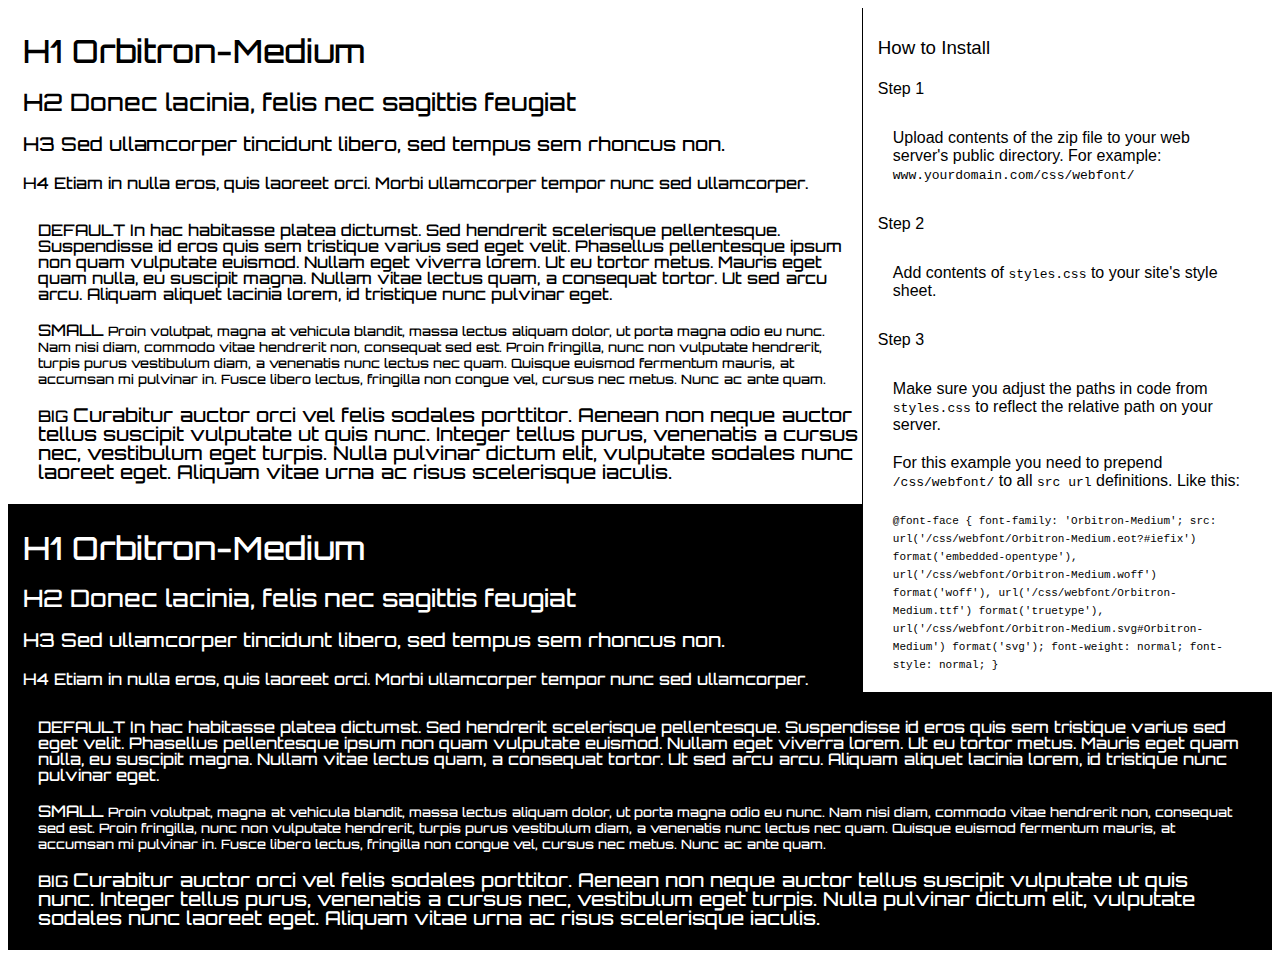
<file: fonts/Orbitron-Medium/preview.html>
<!DOCTYPE html>
<html>
<head>
<title>
Orbitron-Medium
 - Web font preview
</title>
<style type='text/css'>

@font-face {
  font-family: 'Orbitron-Medium';
  src: url('Orbitron-Medium.eot?#iefix') format('embedded-opentype'),  url('Orbitron-Medium.woff') format('woff'), url('Orbitron-Medium.ttf')  format('truetype'), url('Orbitron-Medium.svg#Orbitron-Medium') format('svg');
  font-weight: normal;
  font-style: normal;
}

body { font-family: 'Orbitron-Medium' !important; }
h1, h2, h3, h4 { font-weight: normal; }
.reg { color:black; background:white; }
.inverse { color:white; background:black; }
div { padding: 10px 15px; }
.right { background:white; width:30%; float: right; font-family: sans-serif; border: 1px solid black; border-width: 0 0 1px 1px;}
</style>
</head>
<body>
<div class='right'>
<h3>How to Install</h3>
<h4>Step 1</h4>
<div>
Upload contents of the zip file to your web server's public directory. For example:
<code>www.yourdomain.com/css/webfont/</code>
</div>
<h4>Step 2</h4>
<div>
Add contents of
<code>styles.css</code>
to your site's style sheet.
</div>
<h4>Step 3</h4>
<div>
Make sure you adjust the paths in code from
<code>styles.css</code>
to reflect the relative path on your server.
</div>
<div>
For this example you need to prepend
<code>/css/webfont/</code>
to all
<code>src url</code>
definitions. Like this:
</div>
<div>
<code style='font-size:11px;'>@font-face {
  font-family: 'Orbitron-Medium';
  src: url('/css/webfont/Orbitron-Medium.eot?#iefix') format('embedded-opentype'),  url('/css/webfont/Orbitron-Medium.woff') format('woff'), url('/css/webfont/Orbitron-Medium.ttf')  format('truetype'), url('/css/webfont/Orbitron-Medium.svg#Orbitron-Medium') format('svg');
  font-weight: normal;
  font-style: normal;
}</code>
</div>
</div>
<div class='reg'>
<h1>
H1
Orbitron-Medium
</h1>
<h2>
H2
Donec lacinia, felis nec sagittis feugiat
</h2>
<h3>
H3
Sed ullamcorper tincidunt libero, sed tempus sem rhoncus non.
</h3>
<h4>
H4
Etiam in nulla eros, quis laoreet orci. Morbi ullamcorper tempor nunc sed ullamcorper.
</h4>
<div>
DEFAULT
In hac habitasse platea dictumst. Sed hendrerit scelerisque pellentesque. Suspendisse id eros quis sem tristique varius sed eget velit. Phasellus pellentesque ipsum non quam vulputate euismod. Nullam eget viverra lorem. Ut eu tortor metus. Mauris eget quam nulla, eu suscipit magna. Nullam vitae lectus quam, a consequat tortor. Ut sed arcu arcu. Aliquam aliquet lacinia lorem, id tristique nunc pulvinar eget.
</div>
<div>
SMALL
<small>
Proin volutpat, magna at vehicula blandit, massa lectus aliquam dolor, ut porta magna odio eu nunc. Nam nisi diam, commodo vitae hendrerit non, consequat sed est. Proin fringilla, nunc non vulputate hendrerit, turpis purus vestibulum diam, a venenatis nunc lectus nec quam. Quisque euismod fermentum mauris, at accumsan mi pulvinar in. Fusce libero lectus, fringilla non congue vel, cursus nec metus. Nunc ac ante quam.
</small>
</div>
<div>
BIG
<big>
Curabitur auctor orci vel felis sodales porttitor. Aenean non neque auctor tellus suscipit vulputate ut quis nunc. Integer tellus purus, venenatis a cursus nec, vestibulum eget turpis. Nulla pulvinar dictum elit, vulputate sodales nunc laoreet eget. Aliquam vitae urna ac risus scelerisque iaculis.
</big>
</div>

</div>
<div class='inverse'>
<h1>
H1
Orbitron-Medium
</h1>
<h2>
H2
Donec lacinia, felis nec sagittis feugiat
</h2>
<h3>
H3
Sed ullamcorper tincidunt libero, sed tempus sem rhoncus non.
</h3>
<h4>
H4
Etiam in nulla eros, quis laoreet orci. Morbi ullamcorper tempor nunc sed ullamcorper.
</h4>
<div>
DEFAULT
In hac habitasse platea dictumst. Sed hendrerit scelerisque pellentesque. Suspendisse id eros quis sem tristique varius sed eget velit. Phasellus pellentesque ipsum non quam vulputate euismod. Nullam eget viverra lorem. Ut eu tortor metus. Mauris eget quam nulla, eu suscipit magna. Nullam vitae lectus quam, a consequat tortor. Ut sed arcu arcu. Aliquam aliquet lacinia lorem, id tristique nunc pulvinar eget.
</div>
<div>
SMALL
<small>
Proin volutpat, magna at vehicula blandit, massa lectus aliquam dolor, ut porta magna odio eu nunc. Nam nisi diam, commodo vitae hendrerit non, consequat sed est. Proin fringilla, nunc non vulputate hendrerit, turpis purus vestibulum diam, a venenatis nunc lectus nec quam. Quisque euismod fermentum mauris, at accumsan mi pulvinar in. Fusce libero lectus, fringilla non congue vel, cursus nec metus. Nunc ac ante quam.
</small>
</div>
<div>
BIG
<big>
Curabitur auctor orci vel felis sodales porttitor. Aenean non neque auctor tellus suscipit vulputate ut quis nunc. Integer tellus purus, venenatis a cursus nec, vestibulum eget turpis. Nulla pulvinar dictum elit, vulputate sodales nunc laoreet eget. Aliquam vitae urna ac risus scelerisque iaculis.
</big>
</div>

</div>
</body>
</html>
</file>
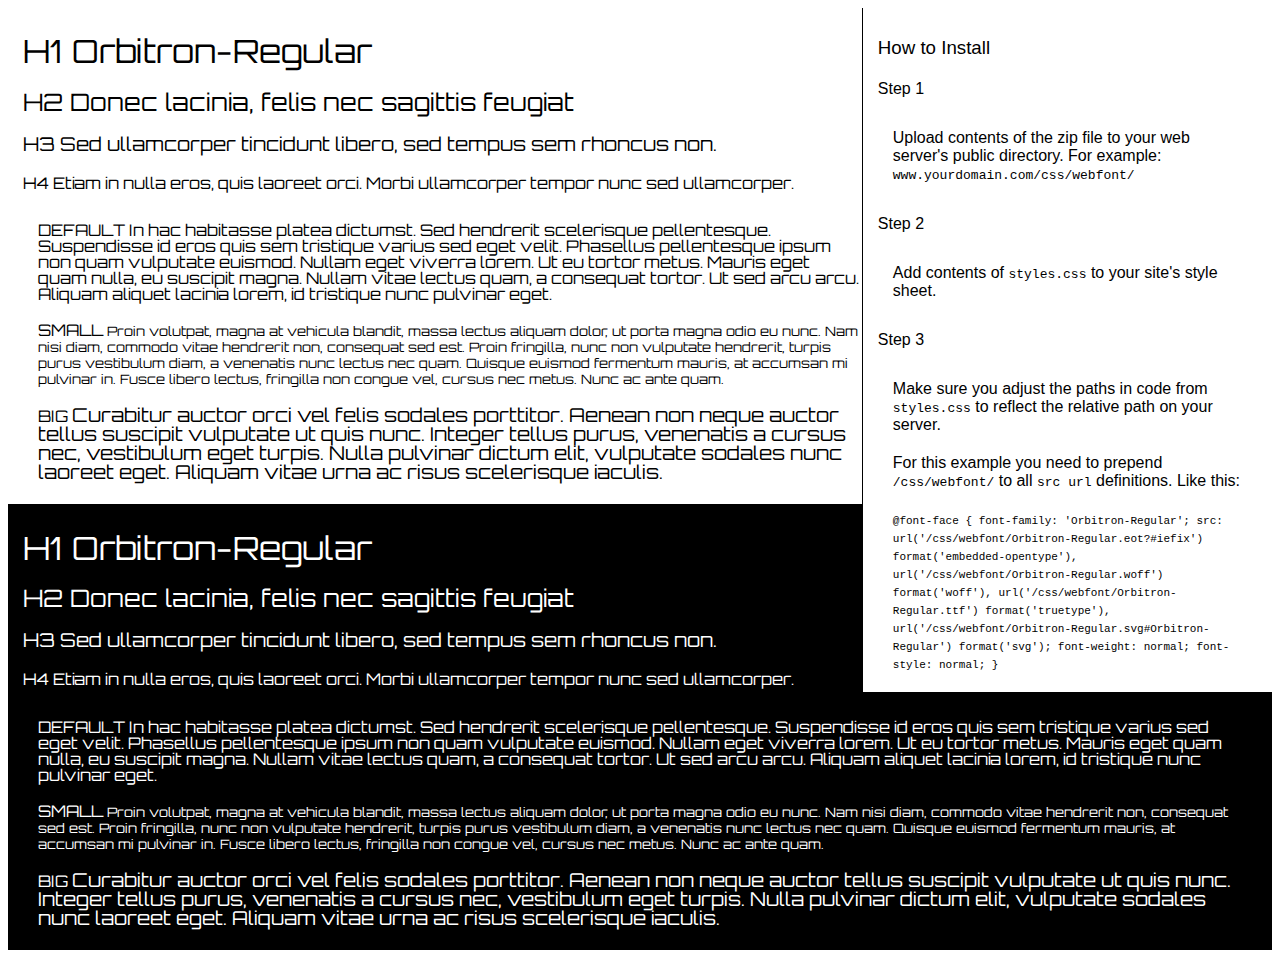
<file: fonts/Orbitron-Regular/preview.html>
<!DOCTYPE html>
<html>
<head>
<title>
Orbitron-Regular
 - Web font preview
</title>
<style type='text/css'>

@font-face {
  font-family: 'Orbitron-Regular';
  src: url('Orbitron-Regular.eot?#iefix') format('embedded-opentype'),  url('Orbitron-Regular.woff') format('woff'), url('Orbitron-Regular.ttf')  format('truetype'), url('Orbitron-Regular.svg#Orbitron-Regular') format('svg');
  font-weight: normal;
  font-style: normal;
}

body { font-family: 'Orbitron-Regular' !important; }
h1, h2, h3, h4 { font-weight: normal; }
.reg { color:black; background:white; }
.inverse { color:white; background:black; }
div { padding: 10px 15px; }
.right { background:white; width:30%; float: right; font-family: sans-serif; border: 1px solid black; border-width: 0 0 1px 1px;}
</style>
</head>
<body>
<div class='right'>
<h3>How to Install</h3>
<h4>Step 1</h4>
<div>
Upload contents of the zip file to your web server's public directory. For example:
<code>www.yourdomain.com/css/webfont/</code>
</div>
<h4>Step 2</h4>
<div>
Add contents of
<code>styles.css</code>
to your site's style sheet.
</div>
<h4>Step 3</h4>
<div>
Make sure you adjust the paths in code from
<code>styles.css</code>
to reflect the relative path on your server.
</div>
<div>
For this example you need to prepend
<code>/css/webfont/</code>
to all
<code>src url</code>
definitions. Like this:
</div>
<div>
<code style='font-size:11px;'>@font-face {
  font-family: 'Orbitron-Regular';
  src: url('/css/webfont/Orbitron-Regular.eot?#iefix') format('embedded-opentype'),  url('/css/webfont/Orbitron-Regular.woff') format('woff'), url('/css/webfont/Orbitron-Regular.ttf')  format('truetype'), url('/css/webfont/Orbitron-Regular.svg#Orbitron-Regular') format('svg');
  font-weight: normal;
  font-style: normal;
}</code>
</div>
</div>
<div class='reg'>
<h1>
H1
Orbitron-Regular
</h1>
<h2>
H2
Donec lacinia, felis nec sagittis feugiat
</h2>
<h3>
H3
Sed ullamcorper tincidunt libero, sed tempus sem rhoncus non.
</h3>
<h4>
H4
Etiam in nulla eros, quis laoreet orci. Morbi ullamcorper tempor nunc sed ullamcorper.
</h4>
<div>
DEFAULT
In hac habitasse platea dictumst. Sed hendrerit scelerisque pellentesque. Suspendisse id eros quis sem tristique varius sed eget velit. Phasellus pellentesque ipsum non quam vulputate euismod. Nullam eget viverra lorem. Ut eu tortor metus. Mauris eget quam nulla, eu suscipit magna. Nullam vitae lectus quam, a consequat tortor. Ut sed arcu arcu. Aliquam aliquet lacinia lorem, id tristique nunc pulvinar eget.
</div>
<div>
SMALL
<small>
Proin volutpat, magna at vehicula blandit, massa lectus aliquam dolor, ut porta magna odio eu nunc. Nam nisi diam, commodo vitae hendrerit non, consequat sed est. Proin fringilla, nunc non vulputate hendrerit, turpis purus vestibulum diam, a venenatis nunc lectus nec quam. Quisque euismod fermentum mauris, at accumsan mi pulvinar in. Fusce libero lectus, fringilla non congue vel, cursus nec metus. Nunc ac ante quam.
</small>
</div>
<div>
BIG
<big>
Curabitur auctor orci vel felis sodales porttitor. Aenean non neque auctor tellus suscipit vulputate ut quis nunc. Integer tellus purus, venenatis a cursus nec, vestibulum eget turpis. Nulla pulvinar dictum elit, vulputate sodales nunc laoreet eget. Aliquam vitae urna ac risus scelerisque iaculis.
</big>
</div>

</div>
<div class='inverse'>
<h1>
H1
Orbitron-Regular
</h1>
<h2>
H2
Donec lacinia, felis nec sagittis feugiat
</h2>
<h3>
H3
Sed ullamcorper tincidunt libero, sed tempus sem rhoncus non.
</h3>
<h4>
H4
Etiam in nulla eros, quis laoreet orci. Morbi ullamcorper tempor nunc sed ullamcorper.
</h4>
<div>
DEFAULT
In hac habitasse platea dictumst. Sed hendrerit scelerisque pellentesque. Suspendisse id eros quis sem tristique varius sed eget velit. Phasellus pellentesque ipsum non quam vulputate euismod. Nullam eget viverra lorem. Ut eu tortor metus. Mauris eget quam nulla, eu suscipit magna. Nullam vitae lectus quam, a consequat tortor. Ut sed arcu arcu. Aliquam aliquet lacinia lorem, id tristique nunc pulvinar eget.
</div>
<div>
SMALL
<small>
Proin volutpat, magna at vehicula blandit, massa lectus aliquam dolor, ut porta magna odio eu nunc. Nam nisi diam, commodo vitae hendrerit non, consequat sed est. Proin fringilla, nunc non vulputate hendrerit, turpis purus vestibulum diam, a venenatis nunc lectus nec quam. Quisque euismod fermentum mauris, at accumsan mi pulvinar in. Fusce libero lectus, fringilla non congue vel, cursus nec metus. Nunc ac ante quam.
</small>
</div>
<div>
BIG
<big>
Curabitur auctor orci vel felis sodales porttitor. Aenean non neque auctor tellus suscipit vulputate ut quis nunc. Integer tellus purus, venenatis a cursus nec, vestibulum eget turpis. Nulla pulvinar dictum elit, vulputate sodales nunc laoreet eget. Aliquam vitae urna ac risus scelerisque iaculis.
</big>
</div>

</div>
</body>
</html>
</file>
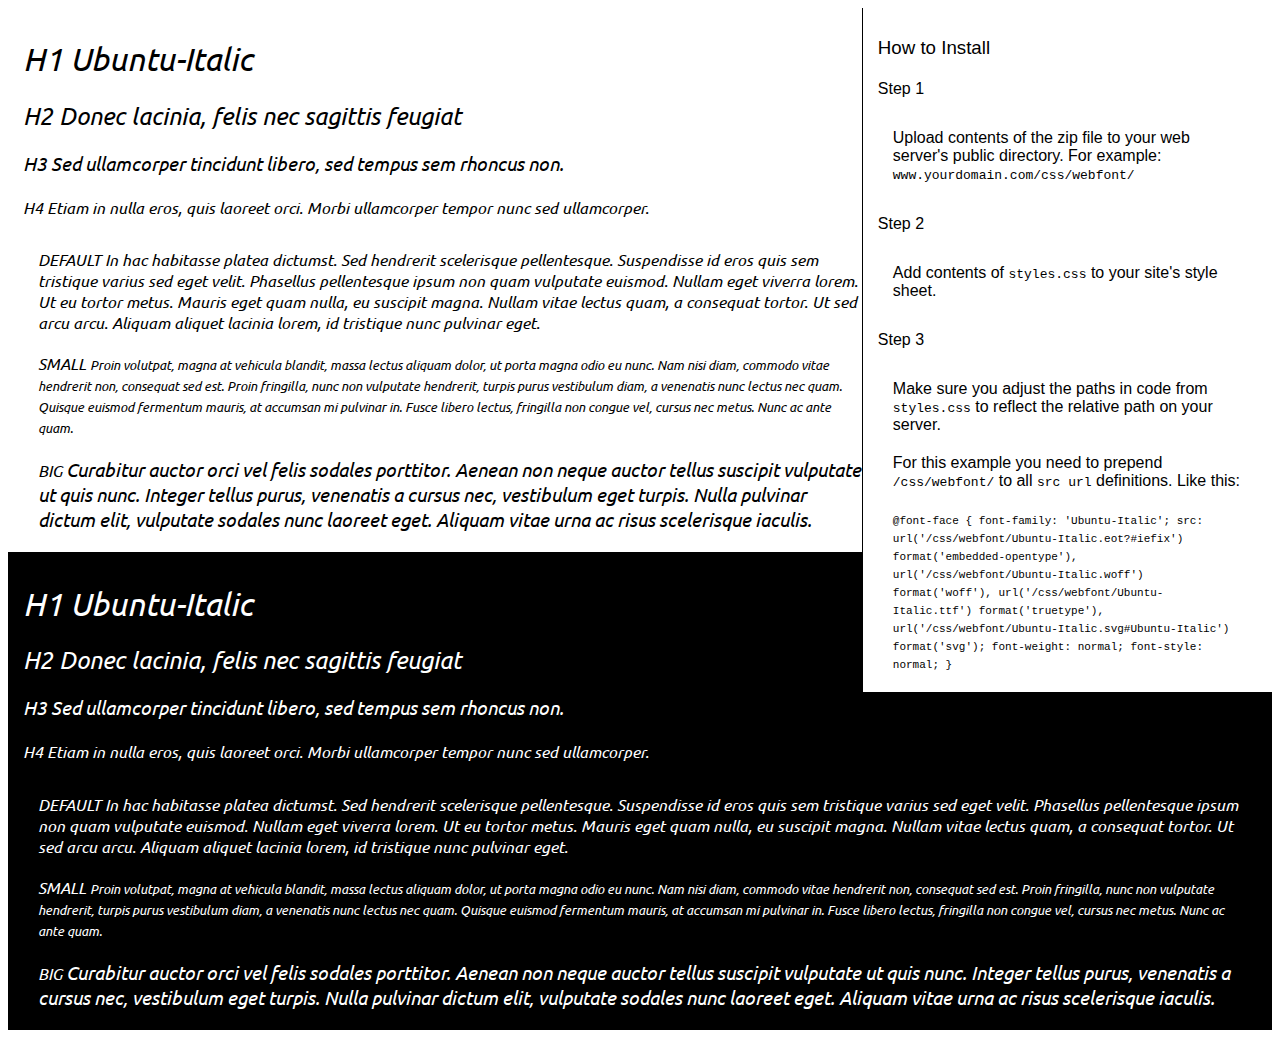
<file: fonts/Ubuntu-Italic/preview.html>
<!DOCTYPE html>
<html>
<head>
<title>
Ubuntu-Italic
 - Web font preview
</title>
<style type='text/css'>

@font-face {
  font-family: 'Ubuntu-Italic';
  src: url('Ubuntu-Italic.eot?#iefix') format('embedded-opentype'),  url('Ubuntu-Italic.woff') format('woff'), url('Ubuntu-Italic.ttf')  format('truetype'), url('Ubuntu-Italic.svg#Ubuntu-Italic') format('svg');
  font-weight: normal;
  font-style: normal;
}

body { font-family: 'Ubuntu-Italic' !important; }
h1, h2, h3, h4 { font-weight: normal; }
.reg { color:black; background:white; }
.inverse { color:white; background:black; }
div { padding: 10px 15px; }
.right { background:white; width:30%; float: right; font-family: sans-serif; border: 1px solid black; border-width: 0 0 1px 1px;}
</style>
</head>
<body>
<div class='right'>
<h3>How to Install</h3>
<h4>Step 1</h4>
<div>
Upload contents of the zip file to your web server's public directory. For example:
<code>www.yourdomain.com/css/webfont/</code>
</div>
<h4>Step 2</h4>
<div>
Add contents of
<code>styles.css</code>
to your site's style sheet.
</div>
<h4>Step 3</h4>
<div>
Make sure you adjust the paths in code from
<code>styles.css</code>
to reflect the relative path on your server.
</div>
<div>
For this example you need to prepend
<code>/css/webfont/</code>
to all
<code>src url</code>
definitions. Like this:
</div>
<div>
<code style='font-size:11px;'>@font-face {
  font-family: 'Ubuntu-Italic';
  src: url('/css/webfont/Ubuntu-Italic.eot?#iefix') format('embedded-opentype'),  url('/css/webfont/Ubuntu-Italic.woff') format('woff'), url('/css/webfont/Ubuntu-Italic.ttf')  format('truetype'), url('/css/webfont/Ubuntu-Italic.svg#Ubuntu-Italic') format('svg');
  font-weight: normal;
  font-style: normal;
}</code>
</div>
</div>
<div class='reg'>
<h1>
H1
Ubuntu-Italic
</h1>
<h2>
H2
Donec lacinia, felis nec sagittis feugiat
</h2>
<h3>
H3
Sed ullamcorper tincidunt libero, sed tempus sem rhoncus non.
</h3>
<h4>
H4
Etiam in nulla eros, quis laoreet orci. Morbi ullamcorper tempor nunc sed ullamcorper.
</h4>
<div>
DEFAULT
In hac habitasse platea dictumst. Sed hendrerit scelerisque pellentesque. Suspendisse id eros quis sem tristique varius sed eget velit. Phasellus pellentesque ipsum non quam vulputate euismod. Nullam eget viverra lorem. Ut eu tortor metus. Mauris eget quam nulla, eu suscipit magna. Nullam vitae lectus quam, a consequat tortor. Ut sed arcu arcu. Aliquam aliquet lacinia lorem, id tristique nunc pulvinar eget.
</div>
<div>
SMALL
<small>
Proin volutpat, magna at vehicula blandit, massa lectus aliquam dolor, ut porta magna odio eu nunc. Nam nisi diam, commodo vitae hendrerit non, consequat sed est. Proin fringilla, nunc non vulputate hendrerit, turpis purus vestibulum diam, a venenatis nunc lectus nec quam. Quisque euismod fermentum mauris, at accumsan mi pulvinar in. Fusce libero lectus, fringilla non congue vel, cursus nec metus. Nunc ac ante quam.
</small>
</div>
<div>
BIG
<big>
Curabitur auctor orci vel felis sodales porttitor. Aenean non neque auctor tellus suscipit vulputate ut quis nunc. Integer tellus purus, venenatis a cursus nec, vestibulum eget turpis. Nulla pulvinar dictum elit, vulputate sodales nunc laoreet eget. Aliquam vitae urna ac risus scelerisque iaculis.
</big>
</div>

</div>
<div class='inverse'>
<h1>
H1
Ubuntu-Italic
</h1>
<h2>
H2
Donec lacinia, felis nec sagittis feugiat
</h2>
<h3>
H3
Sed ullamcorper tincidunt libero, sed tempus sem rhoncus non.
</h3>
<h4>
H4
Etiam in nulla eros, quis laoreet orci. Morbi ullamcorper tempor nunc sed ullamcorper.
</h4>
<div>
DEFAULT
In hac habitasse platea dictumst. Sed hendrerit scelerisque pellentesque. Suspendisse id eros quis sem tristique varius sed eget velit. Phasellus pellentesque ipsum non quam vulputate euismod. Nullam eget viverra lorem. Ut eu tortor metus. Mauris eget quam nulla, eu suscipit magna. Nullam vitae lectus quam, a consequat tortor. Ut sed arcu arcu. Aliquam aliquet lacinia lorem, id tristique nunc pulvinar eget.
</div>
<div>
SMALL
<small>
Proin volutpat, magna at vehicula blandit, massa lectus aliquam dolor, ut porta magna odio eu nunc. Nam nisi diam, commodo vitae hendrerit non, consequat sed est. Proin fringilla, nunc non vulputate hendrerit, turpis purus vestibulum diam, a venenatis nunc lectus nec quam. Quisque euismod fermentum mauris, at accumsan mi pulvinar in. Fusce libero lectus, fringilla non congue vel, cursus nec metus. Nunc ac ante quam.
</small>
</div>
<div>
BIG
<big>
Curabitur auctor orci vel felis sodales porttitor. Aenean non neque auctor tellus suscipit vulputate ut quis nunc. Integer tellus purus, venenatis a cursus nec, vestibulum eget turpis. Nulla pulvinar dictum elit, vulputate sodales nunc laoreet eget. Aliquam vitae urna ac risus scelerisque iaculis.
</big>
</div>

</div>
</body>
</html>
</file>
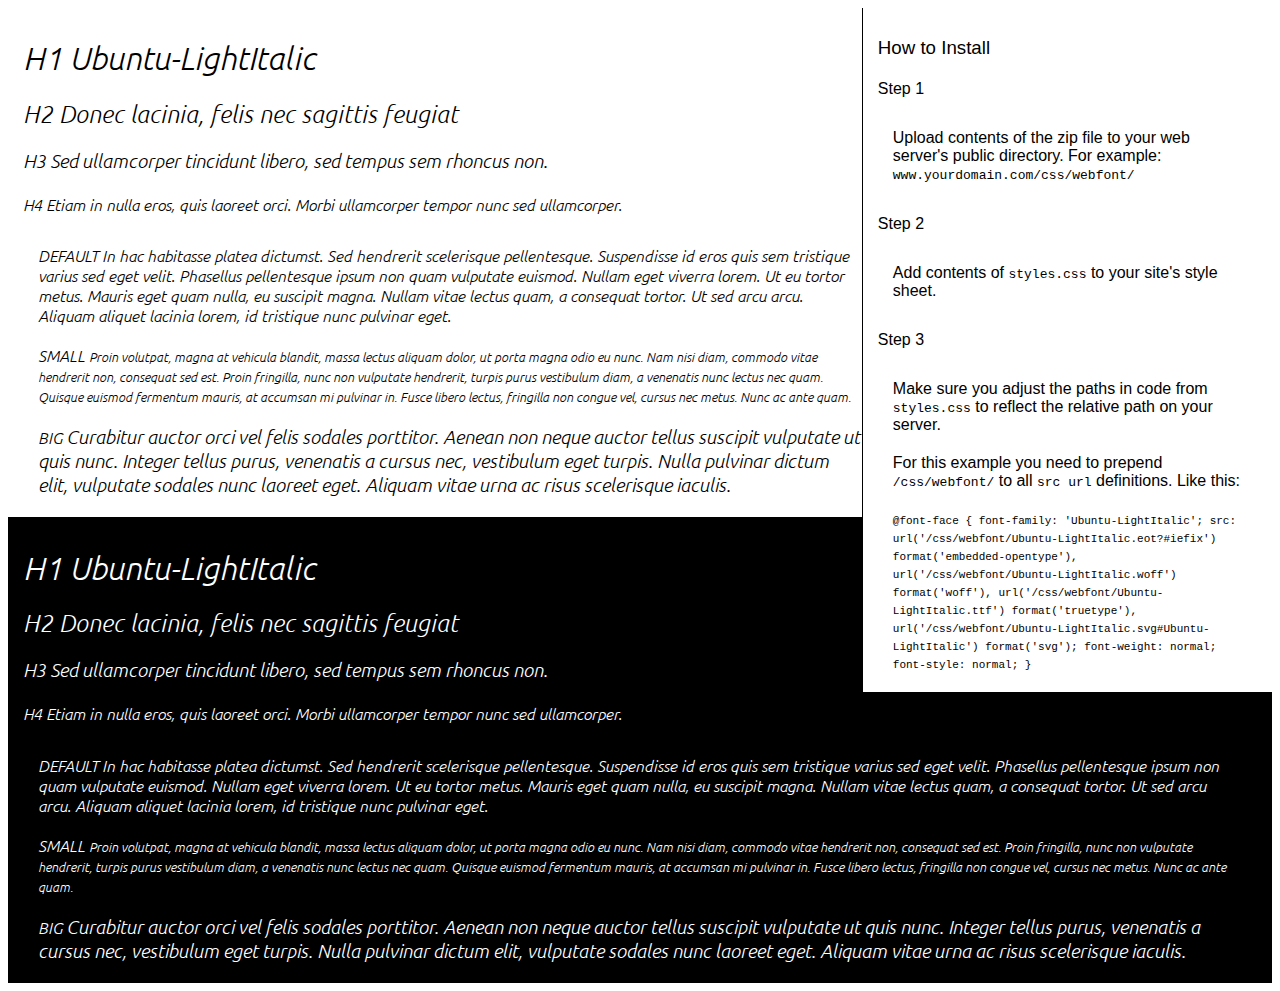
<file: fonts/Ubuntu-LightItalic/preview.html>
<!DOCTYPE html>
<html>
<head>
<title>
Ubuntu-LightItalic
 - Web font preview
</title>
<style type='text/css'>

@font-face {
  font-family: 'Ubuntu-LightItalic';
  src: url('Ubuntu-LightItalic.eot?#iefix') format('embedded-opentype'),  url('Ubuntu-LightItalic.woff') format('woff'), url('Ubuntu-LightItalic.ttf')  format('truetype'), url('Ubuntu-LightItalic.svg#Ubuntu-LightItalic') format('svg');
  font-weight: normal;
  font-style: normal;
}

body { font-family: 'Ubuntu-LightItalic' !important; }
h1, h2, h3, h4 { font-weight: normal; }
.reg { color:black; background:white; }
.inverse { color:white; background:black; }
div { padding: 10px 15px; }
.right { background:white; width:30%; float: right; font-family: sans-serif; border: 1px solid black; border-width: 0 0 1px 1px;}
</style>
</head>
<body>
<div class='right'>
<h3>How to Install</h3>
<h4>Step 1</h4>
<div>
Upload contents of the zip file to your web server's public directory. For example:
<code>www.yourdomain.com/css/webfont/</code>
</div>
<h4>Step 2</h4>
<div>
Add contents of
<code>styles.css</code>
to your site's style sheet.
</div>
<h4>Step 3</h4>
<div>
Make sure you adjust the paths in code from
<code>styles.css</code>
to reflect the relative path on your server.
</div>
<div>
For this example you need to prepend
<code>/css/webfont/</code>
to all
<code>src url</code>
definitions. Like this:
</div>
<div>
<code style='font-size:11px;'>@font-face {
  font-family: 'Ubuntu-LightItalic';
  src: url('/css/webfont/Ubuntu-LightItalic.eot?#iefix') format('embedded-opentype'),  url('/css/webfont/Ubuntu-LightItalic.woff') format('woff'), url('/css/webfont/Ubuntu-LightItalic.ttf')  format('truetype'), url('/css/webfont/Ubuntu-LightItalic.svg#Ubuntu-LightItalic') format('svg');
  font-weight: normal;
  font-style: normal;
}</code>
</div>
</div>
<div class='reg'>
<h1>
H1
Ubuntu-LightItalic
</h1>
<h2>
H2
Donec lacinia, felis nec sagittis feugiat
</h2>
<h3>
H3
Sed ullamcorper tincidunt libero, sed tempus sem rhoncus non.
</h3>
<h4>
H4
Etiam in nulla eros, quis laoreet orci. Morbi ullamcorper tempor nunc sed ullamcorper.
</h4>
<div>
DEFAULT
In hac habitasse platea dictumst. Sed hendrerit scelerisque pellentesque. Suspendisse id eros quis sem tristique varius sed eget velit. Phasellus pellentesque ipsum non quam vulputate euismod. Nullam eget viverra lorem. Ut eu tortor metus. Mauris eget quam nulla, eu suscipit magna. Nullam vitae lectus quam, a consequat tortor. Ut sed arcu arcu. Aliquam aliquet lacinia lorem, id tristique nunc pulvinar eget.
</div>
<div>
SMALL
<small>
Proin volutpat, magna at vehicula blandit, massa lectus aliquam dolor, ut porta magna odio eu nunc. Nam nisi diam, commodo vitae hendrerit non, consequat sed est. Proin fringilla, nunc non vulputate hendrerit, turpis purus vestibulum diam, a venenatis nunc lectus nec quam. Quisque euismod fermentum mauris, at accumsan mi pulvinar in. Fusce libero lectus, fringilla non congue vel, cursus nec metus. Nunc ac ante quam.
</small>
</div>
<div>
BIG
<big>
Curabitur auctor orci vel felis sodales porttitor. Aenean non neque auctor tellus suscipit vulputate ut quis nunc. Integer tellus purus, venenatis a cursus nec, vestibulum eget turpis. Nulla pulvinar dictum elit, vulputate sodales nunc laoreet eget. Aliquam vitae urna ac risus scelerisque iaculis.
</big>
</div>

</div>
<div class='inverse'>
<h1>
H1
Ubuntu-LightItalic
</h1>
<h2>
H2
Donec lacinia, felis nec sagittis feugiat
</h2>
<h3>
H3
Sed ullamcorper tincidunt libero, sed tempus sem rhoncus non.
</h3>
<h4>
H4
Etiam in nulla eros, quis laoreet orci. Morbi ullamcorper tempor nunc sed ullamcorper.
</h4>
<div>
DEFAULT
In hac habitasse platea dictumst. Sed hendrerit scelerisque pellentesque. Suspendisse id eros quis sem tristique varius sed eget velit. Phasellus pellentesque ipsum non quam vulputate euismod. Nullam eget viverra lorem. Ut eu tortor metus. Mauris eget quam nulla, eu suscipit magna. Nullam vitae lectus quam, a consequat tortor. Ut sed arcu arcu. Aliquam aliquet lacinia lorem, id tristique nunc pulvinar eget.
</div>
<div>
SMALL
<small>
Proin volutpat, magna at vehicula blandit, massa lectus aliquam dolor, ut porta magna odio eu nunc. Nam nisi diam, commodo vitae hendrerit non, consequat sed est. Proin fringilla, nunc non vulputate hendrerit, turpis purus vestibulum diam, a venenatis nunc lectus nec quam. Quisque euismod fermentum mauris, at accumsan mi pulvinar in. Fusce libero lectus, fringilla non congue vel, cursus nec metus. Nunc ac ante quam.
</small>
</div>
<div>
BIG
<big>
Curabitur auctor orci vel felis sodales porttitor. Aenean non neque auctor tellus suscipit vulputate ut quis nunc. Integer tellus purus, venenatis a cursus nec, vestibulum eget turpis. Nulla pulvinar dictum elit, vulputate sodales nunc laoreet eget. Aliquam vitae urna ac risus scelerisque iaculis.
</big>
</div>

</div>
</body>
</html>
</file>
<file: libs/owl.carousel/assets/js/google-code-prettify/prettify.css>
.com { color: #93a1a1; }
.lit { color: #195f91; }
.pun, .opn, .clo { color: #93a1a1; }
.fun { color: #dc322f; }
.str, .atv { color: #ff8a3c; }
.kwd, .prettyprint .tag { color: #195f91; }
.typ, .atn, .dec, .var { color: #3fbf79; }
.pln { color: #48484c; }
.pun{ color:#48484c; }
pre.prettyprint {
  padding: 20px;
  background-color: #f3f3f3;
  border: 0px solid #e1e1e8;
}


/* Specify class=linenums on a pre to get line numbering */
ol.linenums {
  margin: 0 0 0 40px; /* IE indents via margin-left */
}
ol.linenums li {
  padding-left: 12px;
  color: #bebec5;
  line-height: 20px;
  text-shadow: 0 1px 0 #fff;
}
</file>
<file: css/fonts.css>
@font-face {
  font-family: 'Orbitron-Medium';
  src: 
  url('../fonts/Orbitron-Medium/Orbitron-Medium.eot?#iefix') format('embedded-opentype'),  
  url('../fonts/Orbitron-Medium/Orbitron-Medium.woff') format('woff'), 
  url('../fonts/Orbitron-Medium/Orbitron-Medium.ttf')  format('truetype'), 
  url('../fonts/Orbitron-Medium/Orbitron-Medium.svg#Orbitron-Medium') format('svg');
  font-weight: normal;
  font-style: normal;
}

@font-face {
  font-family: 'Ubuntu';
  src: 
  url('../fonts/Ubuntu-Regular/Ubuntu.eot?#iefix') format('embedded-opentype'),  
  url('../fonts/Ubuntu-Regular/Ubuntu.woff') format('woff'), 
  url('../fonts/Ubuntu-Regular/Ubuntu.ttf')  format('truetype'), 
  url('../fonts/Ubuntu-Regular/Ubuntu.svg#Ubuntu') format('svg');
  font-weight: normal;
  font-style: normal;
}

@font-face {
  font-family: 'Ubuntu-LightItalic';
  src: 
  url('../fonts/Ubuntu-LightItalic/Ubuntu-LightItalic.eot?#iefix') format('embedded-opentype'),  
  url('../fonts/Ubuntu-LightItalic/Ubuntu-LightItalic.woff') format('woff'), 
  url('../fonts/Ubuntu-LightItalic/Ubuntu-LightItalic.ttf')  format('truetype'), 
  url('../fonts/Ubuntu-LightItalic/Ubuntu-LightItalic.svg#Ubuntu-LightItalic') format('svg');
  font-weight: normal;
  font-style: normal;
}
@font-face {
  font-family: 'Ubuntu-Medium';
  src: 
  url('../fonts/Ubuntu-Medium/Ubuntu-Medium.eot?#iefix') format('embedded-opentype'),  
  url('../fonts/Ubuntu-Medium/Ubuntu-Medium.woff') format('woff'), 
  url('../fonts/Ubuntu-Medium/Ubuntu-Medium.ttf')  format('truetype'), 
  url('../fonts/Ubuntu-Medium/Ubuntu-Medium.svg#Ubuntu-Medium') format('svg');
  font-weight: normal;
  font-style: normal;
}

@font-face {
  font-family: 'Ubuntu-Italic';
  src: 
  url('../fonts/Ubuntu-Italic/Ubuntu-Italic.eot?#iefix') format('embedded-opentype'),  
  url('../fonts/Ubuntu-Italic/Ubuntu-Italic.woff') format('woff'), 
  url('../fonts/Ubuntu-Italic/Ubuntu-Italic.ttf')  format('truetype'), 
  url('../fonts/Ubuntu-Italic/Ubuntu-Italic.svg#Ubuntu-Italic') format('svg');
  font-weight: normal;
  font-style: normal;
}

@font-face {
  font-family: 'Orbitron-Regular';
  src: 
  url('../fonts/Orbitron-Regular/Orbitron-Regular.eot?#iefix') format('embedded-opentype'),  
  url('../fonts/Orbitron-Regular/Orbitron-Regular.woff') format('woff'), 
  url('../fonts/Orbitron-Regular/Orbitron-Regular.ttf')  format('truetype'), 
  url('../fonts/Orbitron-Regular/Orbitron-Regular.svg#Orbitron-Regular') format('svg');
  font-weight: normal;
  font-style: normal;
}
</file>
<file: css/about_us.css>
/* ---------------------------------------------------------
	1. About us
		1.1 Header
		1.2 What we offer
        1.3 Our services include
---------------------------------------------------------*/

/* ---------------------------------------------------------
   location
---------------------------------------------------------*/
.location {
    background: #fff;
    
}
.loc_bg {
    background: url(../img/aboutusdotted.png) repeat, url(../img/aboutuscop.png) no-repeat top right;
    padding: 30px 0 95px 0;
}
.loc_namber {
    text-align: center;
    display: inline-block;
    background: url(../img/bgaboutus.png) no-repeat top center;
    font-size: 65px;
    color: #ff9800;
    font-family: 'Orbitron-Medium';
    padding: 24px 56px;
    position: relative;
    margin-bottom: 40px;
}
.loc_nam_1 span{
    position: absolute;
    bottom: -37px;
    left: 100px;
    font-size: 30px;
    text-align: left;
    text-transform: uppercase;
}
.location p {
    font-size: 16px;
    line-height: 20px;
    margin-bottom: 24px;
}






/* ---------------------------------------------------------
   Meet the team
---------------------------------------------------------*/
.a_careers {
    margin-bottom: 40px;
}
.meet {
        margin-bottom: 115px;
}
.style_namb.manb2 {
    text-align: center;
    margin-top: -45px;
}
.loc_nam_2 span{
    position: absolute;
    bottom: -37px;
    left: 100px;
    font-size: 30px;
    text-align: left;
    width: 200px;
    text-transform: uppercase;
}
.team_boot {
    margin-bottom: 46px;
}
.team>div {
    padding: 0px;
}
.team_img {
    overflow: hidden;
    position: relative;
    height: auto!important;
}
.team_img img {
    width: 100%;
        -webkit-filter: brightness(1) contrast(1) grayscale(90%) hue-rotate(330deg);
    -moz-filter: brightness(1) contrast(1) grayscale(100%);
    -o-filter: brightness(1) contrast(1) grayscale(100%);
    -ms-filter: brightness(1) contrast(1) grayscale(100%);
    filter: brightness(1) contrast(1) grayscale(100%);

}
.team_img_hover {
    display: none;
    position: absolute;
    bottom: 0px;
    width: 100%;
    background: rgba(0, 0, 0, 0.65);
    padding: 7px 0;
    z-index: 2;
}
.team_img_hover p{
    color: #fff;
    text-align: center;
    margin: 0px;
}
.a_careers:hover .fildr_bgimg{
    display: none;

}
.a_careers:hover .team_img img {
    width: 100%;
    -webkit-filter: none;
    -moz-filter: none;
    -o-filter: none;
    -ms-filter: none;
    filter: none;

}
.a_careers:hover .team_img_hover{
display: block;
}
.team_initials {
    position: relative;
    background: #fff;
    text-align: center;
    padding: 10px 0;
}
.tem_name {
    font-size: 16px;
    color: #384046;
    font-family: 'Orbitron-Regular';
    margin-bottom: 1px;
}
.team_work {
    color: #78909c;
    font-size: 14px;
    font-family: 'Ubuntu-Italic';
}
.team_initials_hover {
    display: none;
    position: absolute;
    height: 100%;
    width: 100%;
    background:#ff9800;
    top: 0px; 
    padding: 17px 0px;
}
.team_initials_hover a{
    padding: 0 5px;
}
.team_initials_hover a:hover{
    opacity: 0.8;
}
.a_careers:hover .team_initials_hover{
display: block;
}

/* ---------------------------------------------------------
   OUR LOCATION
---------------------------------------------------------*/
.ourlocation{background: #fff url(../img/aboutusmap.png) no-repeat top center;    padding-bottom: 41px;}
.style_namb.manb3 {
    text-align: right;
    margin-top: -45px;
}
.loc_nam_3 span{
    position: absolute;
    bottom: -37px;
    left: 100px;
    font-size: 30px;
    text-align: left;
    width: 189px;
    text-transform: uppercase;
}
.our_loc {
    margin-top: 285px;
}
.ourlocation p {
    font-size: 16px;
    line-height: 20px;
    margin-bottom: 24px;
}

.loc_namber.loc_nam_3 {margin-right: 113px;}
</file>
<file: css/media_about_us.css>
/*==========  Desktop First Method  ==========*/

/* Large Devices, Wide Screens */
@media only screen and (max-width : 1200px) {


}
@media only screen and (max-width : 1100px) {

}
/* Medium Devices, Desktops */
@media only screen and (max-width : 992px) {

}
@media only screen and (max-width : 850px) {
}
/* Small Devices, Tablets */
@media only screen and (max-width : 768px) {
.style_namb {text-align: center;margin-bottom: 35px;}
.style_namb.manb3 {text-align: center;}
.team>div {width: 80%;float: none;margin: 0 auto;}
.loc_namber {font-size: 50px;padding: 24px 37px;background-size: 100%;}
.loc_nam_2 span {bottom: -20px;font-size: 20px;width: 130px;left: 67px;}
.loc_namber.loc_nam_3 {margin-right: 0px;}
.loc_nam_3 span {bottom: -20px;left: 70px;font-size: 20px; width: 127px;}
.loc_nam_1 span {bottom: -20px;left: 67px;font-size: 20px;}
.loc_namber.loc_nam_1 {line-height: 35px;}
.loc_namber.loc_nam_1 span {line-height: 1.1;}
}
@media only screen and (max-width : 650px) {

	}
@media only screen and (max-width : 600px) {
.team>div {width: 90%;}
	}
@media only screen and (max-width : 550px) {

}
/* Extra Small Devices, Phones */
@media only screen and (max-width : 480px) {

}

/* Custom, iPhone Retina */
@media only screen and (max-width : 320px) {

}


/*==========  Mobile First Method  ==========*/

/* Custom, iPhone Retina */
@media only screen and (min-width : 320px) {

}

/* Extra Small Devices, Phones */
@media only screen and (min-width : 480px) {

}

/* Small Devices, Tablets */
@media only screen and (min-width : 768px) {

}

/* Medium Devices, Desktops */
@media only screen and (min-width : 992px) {

}

/* Large Devices, Wide Screens */
@media only screen and (min-width : 1200px) {

}
/* Large Devices, Wide Screens */
@media only screen and (min-width : 1400px) {
.loc_namber.loc_nam_3 {margin-right: 0px;}
}
</file>
<file: css/about_us_one.css>
/* ---------------------------------------------------------
	1. About us
		1.1 Header
		1.2 What we offer
        1.3 Our services include
---------------------------------------------------------*/







/* ---------------------------------------------------------
   Meet the team
---------------------------------------------------------*/
.a_careers {
    margin-bottom: 40px;
}
.meet {
        margin-bottom: 115px;
}
.style_namb.manb2 {
    text-align: center;
    margin-top: -45px;
}
.loc_nam_2 span{
    position: absolute;
    bottom: -37px;
    left: 100px;
    font-size: 30px;
    text-align: left;
    width: 200px;
    text-transform: uppercase;
}
.team_boot {
    margin-bottom: 46px;
}
.team>div {
    padding: 0px;
}
.team_img {
    overflow: hidden;
    position: relative;
    height: auto!important;
}
.team_img img {
    width: 100%;
}
.team_img .img_tea_hover {
    display: none;
   position: absolute;
   top: 0px;
   opacity: 0;
   z-index: 9;
}
.a_careers:hover .team_img .img_tea_hover{
    display: block;
    opacity: 1;
         -webkit-animation: fadeInFromNone 0.10s linear;
    -moz-animation: fadeInFromNone 0.10s linear;
    -o-animation: fadeInFromNone 0.10s linear;
    animation: fadeInFromNone 0.10s linear;
}
@-webkit-keyframes fadeInFromNone {
    0% {
        display: none;
        opacity: 0;
    }

    1% {
        display: block;
        opacity: 0;
    }

    100% {
        display: block;
        opacity: 1;
    }
}

@-moz-keyframes fadeInFromNone {
    0% {
        display: none;
        opacity: 0;
    }

    1% {
        display: block;
        opacity: 0;
    }

    100% {
        display: block;
        opacity: 1;
    }
}

@-o-keyframes fadeInFromNone {
    0% {
        display: none;
        opacity: 0;
    }

    1% {
        display: block;
        opacity: 0;
    }

    100% {
        display: block;
        opacity: 1;
    }
}

@keyframes fadeInFromNone {
    0% {
        display: none;
        opacity: 0;
    }

    1% {
        display: block;
        opacity: 0;
    }

    100% {
        display: block;
        opacity: 1;
    }
}
.team_img_hover {
    
    position: absolute;
    bottom: -100%;
    width: 100%;
    background: rgba(0, 0, 0, 0.65);
    padding: 7px 0;
    z-index: 10;
}
.a_careers:hover .team_img_hover{
        bottom: 0px;
        -webkit-transition: bottom .35s;
        -moz-transition: bottom .35s;
        -ms-transition: bottom .35s;
        -o-transition: bottom .35s;
        transition: bottom .35s;
}
.team_img_hover p{
    color: #fff;
    text-align: center;
    margin: 0px;
}
.a_careers:hover .fildr_bgimg{
    display: none;

}
.a_careers:hover .team_img img {
    width: 100%;
    -webkit-filter: none;
    -moz-filter: none;
    -o-filter: none;
    -ms-filter: none;
    filter: none;

}

.team_initials {
    position: relative;
    background: #fff;
    text-align: center;
    padding: 10px 0;
    overflow: hidden;
}
.tem_name {
    font-size: 16px;
    color: #384046;
    font-family: 'Orbitron-Regular';
    margin-bottom: 1px;
}
.team_work {
    color: #78909c;
    font-size: 14px;
    font-family: 'Ubuntu-Italic';
}
.team_initials_hover {
    
    position: absolute;
    height: 100%;
    width: 100%;
    background:#ff9800;
    bottom: -100%; 
    padding: 17px 0px;
}
.team_initials_hover a{
    padding: 0 5px;
}
.team_initials_hover a:hover{
    opacity: 0.8;
}
.a_careers:hover .team_initials_hover{
        bottom: 0px;
        -webkit-transition: bottom .05s;
        -moz-transition: bottom .05s;
        -ms-transition: bottom .35s;
        -o-transition: bottom .05s;
        transition: bottom .05s;
}
</file>
<file: css/media_about_us_one.css>
/*==========  Desktop First Method  ==========*/

/* Large Devices, Wide Screens */
@media only screen and (max-width : 1200px) {


}
@media only screen and (max-width : 1100px) {

}
/* Medium Devices, Desktops */
@media only screen and (max-width : 992px) {

}
@media only screen and (max-width : 850px) {
}
/* Small Devices, Tablets */
@media only screen and (max-width : 768px) {
.style_namb {text-align: center;margin-bottom: 35px;}
.style_namb.manb3 {text-align: center;}
.team>div {width: 80%;float: none;margin: 0 auto;}
.loc_namber {font-size: 50px;padding: 24px 37px;background-size: 100%;}
.loc_nam_2 span {bottom: -20px;font-size: 20px;width: 130px;left: 67px;}
.loc_namber.loc_nam_3 {margin-right: 0px;}
.loc_nam_3 span {bottom: -20px;left: 70px;font-size: 20px; width: 127px;}
.loc_nam_1 span {bottom: -20px;left: 67px;font-size: 20px;}
.loc_namber.loc_nam_1 {line-height: 35px;}
.loc_namber.loc_nam_1 span {line-height: 1.1;}
}
@media only screen and (max-width : 650px) {

	}
@media only screen and (max-width : 600px) {
.team>div {width: 90%;}
	}
@media only screen and (max-width : 550px) {

}
/* Extra Small Devices, Phones */
@media only screen and (max-width : 480px) {

}

/* Custom, iPhone Retina */
@media only screen and (max-width : 320px) {

}


/*==========  Mobile First Method  ==========*/

/* Custom, iPhone Retina */
@media only screen and (min-width : 320px) {

}

/* Extra Small Devices, Phones */
@media only screen and (min-width : 480px) {

}

/* Small Devices, Tablets */
@media only screen and (min-width : 768px) {

}

/* Medium Devices, Desktops */
@media only screen and (min-width : 992px) {

}

/* Large Devices, Wide Screens */
@media only screen and (min-width : 1200px) {

}
/* Large Devices, Wide Screens */
@media only screen and (min-width : 1400px) {
.loc_namber.loc_nam_3 {margin-right: 0px;}
}
</file>
<file: css/career.css>
/* ---------------------------------------------------------
	1. Career
		1.1 Header
		1.2 About The New Site
        1.3 Our services include
---------------------------------------------------------*/

/* ---------------------------------------------------------
   Header
---------------------------------------------------------*/
.header_style_career{
    position: relative;
}
.title_page.title_page_career{
    z-index: 3;    
    top: 15%;
}
.career_header {
    background: #32393F url(../img/career_bg_dotted.png) repeat;
}
.sect_clogan.choos_bgp_carer {
    color: #B2BDC3;
}
.title_page.title_page_career h1 {line-height: 52px; background: transparent;}

.career_send_message {
    text-transform: uppercase;
    color: #334144;
    background: #FF9801;
    text-decoration: none;
    padding: 10px 20px;
    font-weight: 500;
    font-family: "Orbitron", sans-serif;
    font-size: 16px;
}
.career_send_message:hover{
    text-decoration: none;
    background: #fff;
    color: #FF9801;
}
.career_tagline {
    width: 50%;
    margin: 0 auto;
    color: #AAB5BB;
    font-style: italic;
    font-weight: 200;
    font-size: 16px;
    margin-top: 30px;
}

/* ---------------------------------------------------------
   Header Beautiful jQuery Countdown Timer
---------------------------------------------------------*/


/* ---------- TIMER ---------- */
ul#countdown {
    padding: 0;
}
ul#countdown li {
  display: inline-block;
  background: #fff;
  text-align: center;
  -webkit-border-radius: 50%;
-moz-border-radius: 50%;
border-radius: 50%;
height: 170px;
width: 170px;
padding-top: 14px;
margin-right: 75px
}
ul#countdown li:last-child {
    margin-right: 0px;
}
ul#countdown li span {
    font-size: 72px;
    font-family: "Orbitron", sans-serif;
    font-weight: 500;
    color: #374047;
    line-height: 108px;
    position: relative;
    letter-spacing: 4px;
    padding-top: 27px;
}
ul#countdown li span.seconds_bg{color: #f90;}
/* 
ul#countdown li span::before {
  content: '';
  width: 100%;
  height: 1px;
  border-top: 1px solid white;
  position: absolute;
  top: 31px;
}*/
ul#countdown li p.timeRefDays, ul#countdown li p.timeRefHours, ul#countdown li p.timeRefMinutes, ul#countdown li p.timeRefSeconds {
    color: #909091;
    font-size: 21px;
    font-weight: 200;
    font-style: italic;
    line-height: 7px;
}
.career_until_opening {
    text-align: right;
    color: #AAB5BB;
    font-style: italic;
    font-weight: 200;
    font-size: 16px;
}
.timer_until_opening {
    display: inline-block;
}
/* ---------------------------------------------------------
   End Header Beautiful jQuery Countdown Timer
---------------------------------------------------------*/
























/* ---------------------------------------------------------
   About The New Site
---------------------------------------------------------*/

.career {
    padding: 50px 0 100px 0;
    background: #fff;
}
.row_career_infb {
    margin-top: 37px;
}
.intro_career {
    font-family: "Ubuntu", sans-serif;
    font-weight: 300;
    font-style: italic;
    font-size: 16px;
    text-align: center;
    margin-top: 8px;
    margin-bottom: 15px;
        color: #78909c; 
}
.career_info_block {
    text-align: center;
    font-weight: 500;
    color: #597582;
    font-size: 16px;
    padding-top: 104px;
    margin-bottom: 30px;
}
.cib_1{background: url(../img/careersvacancies.png) no-repeat top center;}
.cib_2{background: url(../img/careersbeneﬁts.png) no-repeat top center;}
.cib_3{background: url(../img/careerscybercraft.png) no-repeat top center;}
/* ---------------------------------------------------------
   Footer form
---------------------------------------------------------*/
.career_footer_form {
    background: #32393F url(../img/career_bg_dotted.png) repeat;
    border-bottom: 1px solid #29343A;
    padding: 30px 0 125px 0;
}
.section_h3.sect_career_foot {
    color: #fff;
}
.with_black_arrows.with_black_arrows_carerr_foot:before, .with_black_arrows.with_black_arrows_carerr_foot:after {
    color: #f90;
}
footer .intro_career_foot p {
    font-family: "Ubuntu", sans-serif;
    font-weight: 300;
    font-style: italic;
    font-size: 16px;
    text-align: center;
    margin-top: 8px;
    margin-bottom: 15px;
    color: #B4BDC4;
    line-height: 19px;
}
.intro_career_foot {
    margin-bottom: 50px;
}
.foot_required {
    color: #384146;
    font-size: 14px;
    transition: .3s all linear;
    cursor: text;
    font-weight: normal;
    font-weight: 300;
    font-style: italic;
    letter-spacing: -0.2px;
    margin-top: 10px;
}
.foot_f.career_foot_f [type="submit"] {
    margin-top: 0px;
}
.section_h3.h3_messag.career_black_arrows {
    text-align: center;

}
.section_h3.h3_messag.career_black_arrows span{
   color: #383F45;
}
.career_form_a_canter {
    text-align: center;
}
.career_form_a {
    display: block;
    width: 100%;
    border: 1px solid #374047;
    text-transform: uppercase;
    color: #384146;
    font-weight: 500;
    font-size: 15px;
    font-family: "Orbitron", sans-serif;
    letter-spacing: 0px;
    margin-bottom: 10px;
}
.career_form_a:hover{
    background: #fff;
    border:1px solid #fff;
    color: #374047;
}
.foot_title_career {
    background: #fff;
    padding: 10px 15px;
    position: relative;
    z-index: 888;
}
.foot_title_career {
    text-align: center;
    padding: 20px 0;
}
.foot_title_career span{
    padding-right: 12px;
}
.foot_title_career a, .foot_title_career p{
    font-size: 15px;
    font-weight: 500;
    color: #373E44;
    line-height: 10px;
    display: block;
    letter-spacing: -0.5px;
}
</file>
<file: css/media_career.css>
/*==========  Desktop First Method  ==========*/

/* Large Devices, Wide Screens */
@media only screen and (max-width : 1200px) {


}
@media only screen and (max-width : 1100px) {

}
/* Medium Devices, Desktops */
@media only screen and (max-width : 992px) {
ul#countdown li {height: 140px;width: 140px;margin-right: 35px;}
ul#countdown li span {font-size: 50px;line-height: 80px;}
ul#countdown li p.timeRefDays, ul#countdown li p.timeRefHours, ul#countdown li p.timeRefMinutes, ul#countdown li p.timeRefSeconds {
    font-size: 19px;}
}
@media only screen and (max-width : 850px) {
}
/* Small Devices, Tablets */
@media only screen and (max-width : 768px) {
.row_career_infb {margin-top: 10px;}
.career_info_block {    background-size: 70px;font-size: 13px; padding-top: 70px; margin-bottom: 20px;}
.career {padding: 30px 0 50px 0;}
.row.captcha_career { margin-top: 20px;}
.foot_title_career a, .foot_title_career p {font-size: 13px;text-align: left;margin-bottom: 10px;}
ul#countdown li {height: 110px;width: 110px;margin-right: 20px;}
ul#countdown li span {font-size: 35px;line-height: 55px;display: inline-block;padding: 0; padding-top: 7px;}
}
@media only screen and (max-width : 650px) {

	}
@media only screen and (max-width : 600px) {
	.career_tagline {width: 95%;}
	ul#countdown li {height: 80px;width: 80px;margin-right: 20px;}
	ul#countdown li span {font-size: 25px;line-height: 46px;padding: 0;padding-top: 0px;}
ul#countdown li p.timeRefDays, ul#countdown li p.timeRefHours, ul#countdown li p.timeRefMinutes, ul#countdown li p.timeRefSeconds { font-size: 13px;}
	}
@media only screen and (max-width : 550px) {

}
/* Extra Small Devices, Phones */
@media only screen and (max-width : 480px) {
ul#countdown li {height: 65px;width: 65px;margin-right: 5px;    padding-top: 12px;}
ul#countdown li span {font-size: 25px;line-height: 31px;}

}

/* Custom, iPhone Retina */
@media only screen and (max-width : 320px) {

}


/*==========  Mobile First Method  ==========*/

/* Custom, iPhone Retina */
@media only screen and (min-width : 320px) {

}

/* Extra Small Devices, Phones */
@media only screen and (min-width : 480px) {

}

/* Small Devices, Tablets */
@media only screen and (min-width : 768px) {

}

/* Medium Devices, Desktops */
@media only screen and (min-width : 992px) {

}

/* Large Devices, Wide Screens */
@media only screen and (min-width : 1200px) {

}
/* Large Devices, Wide Screens */
@media only screen and (min-width : 1400px) {

}
</file>
<file: css/media1.css>
/*==========  Desktop First Method  ==========*/

/* Large Devices, Wide Screens */
@media only screen and (max-width : 1200px) {
.pushymenu li a {font-size: 18px;padding: 9.4px 0;}
.pushy {width: 400px;}
.pushy-left {
    -webkit-transform: translate3d(-400px,0,0);
    -moz-transform: translate3d(-400px,0,0);
    -ms-transform: translate3d(-400px,0,0);
    -o-transform: translate3d(-400px,0,0);
    transform: translate3d(-400px,0,0);
}
.container-push, .push-push {
    -webkit-transform: translate3d(400px,0,0);
    -moz-transform: translate3d(400px,0,0);
    -ms-transform: translate3d(400px,0,0);
    -o-transform: translate3d(400px,0,0);
    transform: translate3d(400px,0,0);
}
}
@media only screen and (max-width : 1100px) {
.people_say .owl-theme .owl-controls .owl-buttons .owl-prev {left: 0px;}
.people_say .owl-theme .owl-controls .owl-buttons .owl-next {right: 0px;}
}
/* Medium Devices, Desktops */
@media only screen and (max-width : 992px) {
.wi_1 {background-size: 60%;}
.wi_2 {background-size: 55%;}
.wi_3 {background-size: 45%;}
.wi_4 {background-size: 55%;}
.work_icon {padding-top: 70px;}
.wi_2:before {top: 40px;right: -42%;}
.wi_1:before {top: 40px;right: -35%;}
.wi_3:before {top: 40px;right: -35%;}
.wi_4:before {top: 40px;right: -10%;}
.wi_1 h3:before {top: -142%;right: 69%;}
.pushymenu li a {font-size: 14px;padding: 7px 0;}
.pushy {width: 300px;}
.pushy-left {
    -webkit-transform: translate3d(-300px,0,0);
    -moz-transform: translate3d(-300px,0,0);
    -ms-transform: translate3d(-300px,0,0);
    -o-transform: translate3d(-300px,0,0);
    transform: translate3d(-300px,0,0);
}
.container-push, .push-push {
    -webkit-transform: translate3d(300px,0,0);
    -moz-transform: translate3d(300px,0,0);
    -ms-transform: translate3d(300px,0,0);
    -o-transform: translate3d(300px,0,0);
    transform: translate3d(300px,0,0);
}
.pushymenu {margin-top: 20px;}
}
@media only screen and (max-width : 850px) {
    .scroll-navigation-container.right {display: none;}
}
/* Small Devices, Tablets */
@media only screen and (max-width : 768px) {
.wi_1 {background-size: auto;}
.wi_2 {background-size: auto;}
.wi_3 {background-size: auto;}
.wi_4 {background-size: auto;}
.work_icon {padding-top: 80px;    margin-bottom: 150px;}
.wi_1 h3:before {display: none;}
.wi_3:before {top: 198px;width: 100px;background-size: 100%;right: 44%;
    transform: rotate(90deg);
    -webkit-transform: rotate(90deg);
    -moz-transform: rotate(90deg);
    -o-transform: rotate(90deg);
    -ms-transform: rotate(90deg);}
.wi_1:before {top: 198px;width: 100px;background-size: 100%;right: 44%;
    transform: rotate(90deg);
    -webkit-transform: rotate(90deg);
    -moz-transform: rotate(90deg);
    -o-transform: rotate(90deg);
    -ms-transform: rotate(90deg);}
.wi_2:before {top: 198px;width: 100px;background-size: 100%;right: 44%;
    transform: rotate(90deg);
    -webkit-transform: rotate(90deg);
    -moz-transform: rotate(90deg);
    -o-transform: rotate(90deg);
    -ms-transform: rotate(90deg);}
.wi_4:before {display: none;}
.work_icon.wi_4 {margin-bottom: 0px;}
.heading_slide h1 a {line-height: 48px;font-size: 20px;}
.mdno_pading {padding-right: 15px; background: #fff;     padding-top: 15px;}
.mdno_pading iframe {max-height: 508px;height: 350px;}
.content_offer h3 {margin-top: -4px;}
.mdbg_fon {padding-left: 15px;padding: 25px;    margin-top: -4px}
.content_offer a {margin-bottom: 20px;margin-top: 60px;display: block;}
.p_tex.ter_im {position: relative;height: 350px;overflow: hidden;}
.industries .bx-wrapper .bx-controls-direction a { top: 25%;}
.row.ind_cent {position: absolute;width: 100%;top: 50%;}
.industries {position: relative;}
.uz {     margin: 38px 0 40px 63px;}
.y_posit {margin-bottom: 30px;}
.people_say .owl-theme .owl-controls .owl-buttons .owl-prev {left: 20px;}
.people_say .owl-theme .owl-controls .owl-buttons .owl-next {right: 20px;}
.people_say .owl-theme .owl-controls { bottom: 25%; top:auto;}
.tt_bot { margin-bottom: 20px;}
.read_blog {padding: 25px 0px 10px 0;}
.g_map {position: relative;width: 100%; height: 350px; overflow: hidden;}
.map_boxshadow {margin-top: 0px;}
.map_message {margin-bottom: 0px;}
.slogan_map {padding-right: 0px;font-size: 15px;    line-height: 25px;}
.foot_f [type="submit"] { width: 100%;}
.test_i1 {margin-bottom: 160px;}
footer {
    padding: 25px 0;
}
}
@media only screen and (max-width : 650px) {
.team_cont {position: relative;display: block;background: none;background-size: 100%;width: 100%;
    height: auto;top: 0px;
    padding: 0px 0px;}
.team_bg {width: 100px;height: 100px;margin: 0 auto 15px auto;}
.team_cont p {margin-top: 0px;}
.team_con {height: 180px;}
.heading_slide h1 a {line-height: 46px;font-size: 16px;}
.section_h3.section_h3map {margin: 12px 0 0px 0px;}
	}
@media only screen and (max-width : 600px) {
.wi_3:before {right: 40%;}
.wi_1:before {right: 40%;}
.wi_2:before {right: 40%;}
footer p, footer a {
    font-size: 9px;
}
footer {
    padding: 10px 0;
}
	}
@media only screen and (max-width : 550px) {
	.team_bg {width: 70px;height: 70px;}
	.team_con { height: 145px;}
	.team_cont p {font-size: 11px;}
    .pushymenu li a {font-size: 14px;padding: 7px 0;}
.pushy {width: 100%;}
.pushy-left {
    -webkit-transform: translate3d(-100%,0,0);
    -moz-transform: translate3d(-100%,0,0);
    -ms-transform: translate3d(-100%,0,0);
    -o-transform: translate3d(-100%,0,0);
    transform: translate3d(-100%,0,0);
}
.container-push, .push-push {
    -webkit-transform: translate3d(100%,0,0);
    -moz-transform: translate3d(100%,0,0);
    -ms-transform: translate3d(100%,0,0);
    -o-transform: translate3d(100%,0,0);
    transform: translate3d(100%,0,0);
}
.pushymenu {margin-top: 20px;}
.heading_slide h1 a {
    line-height: 35px;
    font-size: 14px;
    padding: 8px 10px;
    letter-spacing: 2.5px;
}
.header_lines:nth-child(3) {padding: 0 10px;}
}
/* Extra Small Devices, Phones */
@media only screen and (max-width : 480px) {

}

/* Custom, iPhone Retina */
@media only screen and (max-width : 320px) {

}


/*==========  Mobile First Method  ==========*/

/* Custom, iPhone Retina */
@media only screen and (min-width : 320px) {

}

/* Extra Small Devices, Phones */
@media only screen and (min-width : 480px) {

}

/* Small Devices, Tablets */
@media only screen and (min-width : 768px) {
nav.slides-pagination {width: 750px;}
}

/* Medium Devices, Desktops */
@media only screen and (min-width : 992px) {
nav.slides-pagination { width: 970px;}
p.sect_clogan.choos_bgp.teams_wed {
    width: 65%;
    margin: 0 auto;
}
}

/* Large Devices, Wide Screens */
@media only screen and (min-width : 1200px) {
.content_offer a {margin-bottom: 190px;}
.we_offer {padding: 30px 0 100px 0;}
.foot_f [type="submit"] { margin-top: 59px;}
nav.slides-pagination {
    width: 1170px;
    margin: 0 auto;
    float: none;
    position: relative;
    bottom: 11%;
    padding: 0 15px;
}
}
</file>
<file: css/main1.css>
/* ---------------------------------------------------------
	1. Main page
		1.1 Header
		1.2 What we offer
        1.3 Teams we build
        1.4 Industries we help
        1.5 Experts we provide
        1.6 How it works
        1.7 Why choose us
        1.8 Good people say
        1.9 Read our blog
        1.10 .footer_message
        1.11 Footer
	2. Common site styles
	3. Styles for responsive breakpoints
	4. Print style
---------------------------------------------------------*/
body {
	font-family:'Ubuntu', sans-serif;
	font-size: 14px;
	background: #eceff1;
}




/*! Pushy - v0.9.2 - 2014-9-13
* Pushy is a responsive off-canvas navigation menu using CSS transforms & transitions.
* https://github.com/christophery/pushy/
* by Christopher Yee */

/* Menu Appearance */


.navigationleft {position: absolute; z-index: 9999;}
.pushy-active {
    overflow: hidden;
}


.pushy{
    position: absolute;
    width: 500px;
    height: 100%;
    top: 0;
    z-index: 9999;
    background: #383F45;
    font-size: 0.9em;
    font-weight: bold;
    overflow: auto;
    -webkit-overflow-scrolling: touch;
    border-right: 1px solid #293239;
}

.pushy a{
    display: block;
    color: #b3b3b1;
    padding: 0px 0px;
    text-decoration: none;
}


 .logo_menu {
    text-align: center;
    border-bottom: 1px solid #293239;
    padding-bottom: 2px;
}
.pushy .logo_menua {
    padding: 33px 0;
}
.pushymenu {
    padding: 0;
    text-align: center;
    margin-top: 47px;
}
.pushymenu li{
    list-style-type: none;}
.pushymenu li a{
    text-transform: uppercase;
    color: #fff;
    font-family: 'Orbitron-Medium';
    font-size: 20px;
    font-family: 'Orbitron-Regular';
    letter-spacing: 3px;
    padding: 9.5px 0;
}
.pushymenu li .active {
    pointer-events: none;
    color: #798F9C;
}
.pushymenu li a span{
    display: none;
    color: #ff9900;
}
.pushymenu li a:hover{
    color: #ff9900;
}
.pushymenu li a:hover span{
    display: inline-block;
}
/* Menu Movement */

.pushy-left{
    -webkit-transform: translate3d(-500px,0,0);
    -moz-transform: translate3d(-500px,0,0);
    -ms-transform: translate3d(-500px,0,0);
    -o-transform: translate3d(-500px,0,0);
    transform: translate3d(-500px,0,0);
}

.pushy-open{
    -webkit-transform: translate3d(0,0,0);
    -moz-transform: translate3d(0,0,0);
    -ms-transform: translate3d(0,0,0);
    -o-transform: translate3d(0,0,0);
    transform: translate3d(0,0,0);
}

.container-push, .push-push {
    -webkit-transform: translate3d(500px,0,0);
    -moz-transform: translate3d(500px,0,0);
    -ms-transform: translate3d(500px,0,0);
    -o-transform: translate3d(500px,0,0);
    transform: translate3d(500px,0,0);
}

/* Menu Transitions */

.pushy, #container, .containere, .push{
    -webkit-transition: -webkit-transform .2s cubic-bezier(.16, .68, .43, .99);
    -moz-transition: -moz-transform .2s cubic-bezier(.16, .68, .43, .99);
    -o-transition: -o-transform .2s cubic-bezier(.16, .68, .43, .99);
    transition: transform .2s cubic-bezier(.16, .68, .43, .99);
}

/* Site Overlay */

.site-overlay{
    display: none;
}

.pushy-active .site-overlay{
    display: block;
    position: fixed;
    top: 0;
    right: 0;
    bottom: 0;
    left: 0;
    z-index: 9998;
    background-color: rgba(0,0,0,0.5);
    -webkit-animation: fade 500ms; 
    -moz-animation: fade 500ms; 
    -o-animation: fade 500ms;
    animation: fade 500ms;
}

@keyframes fade{
    0%   { opacity: 0; }
    100% { opacity: 1; }
}

@-moz-keyframes fade{
    0%   { opacity: 0; }
    100% { opacity: 1; }
}

@-webkit-keyframes fade{
    0%   { opacity: 0; }
    100% { opacity: 1; }
}

@-o-keyframes fade{
    0%   { opacity: 0; }
    100% { opacity: 1; }
}

/* Example Media Query */

@media screen and (max-width: 768px){
    .pushy{
        font-size: 1.0em;
    }
}

.menu-btn {
    -webkit-box-sizing: border-box;
    -moz-box-sizing: border-box;
    box-sizing: border-box;
}


 .menu-btn {
    z-index: 9999;
    display: block;
    height: 32px;
    width: 36px;
    margin: 0px;
    border: none;
    position: relative;
    z-index: 9999;
    top: 23px;
    left: 29px;
    cursor: pointer;

}



 .menuicon {
    background: #009CE8;
    transition: 0.4s ease;
    transition-timing-function: cubic-bezier(0.75, 0, 0.29, 1.01);
    margin-top: 10px;
    position: absolute;
}


.top-menuicon{
    top: 4px;
    width: 30px;
    height: 4px;
    background-color: #fff;
}
.mid-menuicon{
    top: 14px;
    width: 30px;
    height: 4px;
    background-color: #fff;
}
.bottom-menuicon {
    top: 24px;
    width: 30px;
    height: 4px;
    background-color: #fff;
}

.container-push .top-animate{    
    top: 4px;
    width: 36px;
    height: 4px;
    background-color: #009CE8;
    background: #fff !important;
    top: 13px !important;
    -webkit-transform: rotate(45deg);
    transform: rotate(45deg);}

.container-push .mid-animate{
        top: 14px;
    width: 36px;
    height: 4px;
    background-color: #009CE8;
        opacity: 0;
}
.container-push .bottom-animate{
    top: 24px;
    width: 36px;
    height: 4px;
    background-color: #009CE8;
    background: #fff !important;
    top: 13px !important;
    -webkit-transform: rotate(-225deg);
    transform: rotate(-225deg);
}


.container-push .menuicon {
    background: #009CE8;
    transition: 0.4s ease;
    transition-timing-function: cubic-bezier(0.75, 0, 0.29, 1.01);

    position: absolute;}
.push_icon {
    position: absolute;
    bottom: 0px;
    border-top: 1px solid #293239;
    width: 100%;
    text-align: center;
}
.push_icon a {
    display: inline-block;
    padding: 13px 7px;
}
.push_icon a:hover {
    opacity: 0.8;
}
/* ---------------------------------------------------------
    Main page a top
---------------------------------------------------------*/
#handler-first {
    width: 50px;
    height: 50px;
    background-color: #000000;
    position: fixed;
    top: 90px;
        z-index: 9999;

}

/* ---------------------------------------------------------
    Main page a top
---------------------------------------------------------*/
/* ---------------------------------------------------------
	Main page 1.1 Header
---------------------------------------------------------*/
	/* ---------------------------------------------------------
	Main page Logo
	---------------------------------------------------------*/
.logo {
    position: absolute;
    top: 30px;
    right: 32px;
    z-index: 30;
}
	/* ---------------------------------------------------------
		Main page Header Slider .slider_top
	---------------------------------------------------------*/
.slid_filtr {
display: none;
}
.slider_top {
    background: #383F45;
}
.heading_slide {
    position: absolute;
    z-index: 20;
    bottom: 20%;
}
.heading_slide h1 {
    color: #fff;
    text-transform: uppercase;
}
.heading_slide h1 a{
    color: #fff;
    background: rgba(56, 64, 70, 0.8);
    margin-bottom: 2px;
    line-height: 59px;
    font-family: 'Orbitron-Medium';
    font-size: 30px;
    padding: 10px 20px;
    letter-spacing: 2.9px;
}
.heading_slide h1 a:hover{ 
	text-decoration: none;}
.header_lines:nth-child(2){
	padding-right: 20px;
}
.header_lines:nth-child(3) {
    display: block;
    background: rgba(56, 64, 70, 0.8);
    padding: 0 20px;
}
.header_lines:nth-child(4){
	padding-left: 20px;
}

.heading_slide h1 a .arrow_slider {
    color: #ff9900;
}
.slides-container li img {

}
	/* ---------------------------------------------------------
			Main page Header Learn more
	---------------------------------------------------------*/
.learnmore {
    position: relative;
    bottom: 30px;
    z-index: 30;
    text-align: center;
}
.learnmore a{
	background: url(../img/learnmore.png) no-repeat top center;
    padding-top: 40px;
	color:#fff; 
}
.learnmore a:hover{
	background: url(../img/learnmore.png) no-repeat top center;
    padding-top: 38px;
    text-decoration: none;
}
/* ---------------------------------------------------------
	Main page 1.2 What we offer
---------------------------------------------------------*/
.we_offer {
    padding: 30px 0 100px 0;
    overflow: hidden;
}
.mdno_pading {
    padding-right: 0px;
}
.mdbg_fon {
    background: #fff;
    padding-left: 0;
}

.content_offer {
 }
.content_offer h3 {
	font-family: 'Orbitron-Medium';
    font-size: 17px;
    margin-bottom: 4px;
    margin-top: 23px;
    color: #383D43;
}
.content_offer h3:first-letter {
	float: left;
	margin: .0em .2em .0em 0;
	padding: .1em .2em;
	font-family: 'Ubuntu';
	font-size: 280%;
	color:#3B3F4A;
	background: #ff9900;}
.content_offer h3:first-line {
	 }
.content_offer p {
    padding: 0 6px 0 33px;
    line-height: 21px;
    color: #546E7B;
}
.mdno_pading  iframe {
    border: 0px solid #fff;
    max-height: 500px;
}
.content_offer a {
    color: #ff9900;
    margin-left: 16px;
    font-family: 'Orbitron-Medium';
    font-size: 15px;
    text-transform: uppercase;
    margin-bottom: 60px;
    margin-top: 15px;
    display: inline-block;
    background: #EBEFF2;
    padding: 11px 18px;
    text-align: center;
}
.content_offer a:hover{
    background: #ff9900;
    color: #fff;
    text-decoration: none;
}
/* ---------------------------------------------------------
    Main page 1.3 Teams we build
---------------------------------------------------------*/
.teams_we {
    background: #fff;
    padding: 50px 0;
}
.teams_stul {
    margin-top: 50px;
}
.section_h3 a {
    color: #384046;
}
.team_bg{
    width: 130px;
    height: 120px;
    position: relative;
    z-index: 10;
    margin-bottom: 45px;
}
.team_con:hover .team_cont{
    display: block;
}


.team_cont{
    position: absolute;
    top: 0px;
    display: none;
    background:#fff url(../img/teamshower.png) no-repeat center center;
    background-size: 100%;
    z-index: 999;
    width: 130px;
    height: 120px;
    padding: 10px 20px;
    text-align: center;
      -webkit-transition:  0.4s;
     -moz-transition:  0.4s;
       -o-transition:  0.4s;
      -ms-transition:  0.4s;
          transition:  0.4s;

}

.team_cont p {
    margin-top: 23px;
    color: #384046;
    font-size: 12px;
    font-family: 'Orbitron-Regular';
}
.team_con {
    position: relative;
    overflow: hidden;
}
.team1 {
    background: url(../img/teams1.png) no-repeat center center, url(../img/yellow_12.png) no-repeat center center;
        background-size: 100%;
}
.team2 {
    background: url(../img/teams2.png) no-repeat center center, url(../img/yellow_12.png) no-repeat center center;
        background-size: 100%;
}
.team3 {
    background: url(../img/teams3.png) no-repeat center center, url(../img/yellow_12.png) no-repeat center center;
        background-size: 100%;
}
.team4 {
    background: url(../img/teams4.png) no-repeat center center, url(../img/yellow_12.png) no-repeat center center;
        background-size: 100%;
}
.team5 {
    background: url(../img/teams5.png) no-repeat center center, url(../img/yellow_12.png) no-repeat center center;
        background-size: 100%;
}
.team6 {
    background: url(../img/teams6.png) no-repeat center center, url(../img/yellow_12.png) no-repeat center center;
        background-size: 100%;
}
.team7 {
    background: url(../img/teams7.png) no-repeat center center, url(../img/yellow_12.png) no-repeat center center;
        background-size: 100%;
}
.team8 {
    background: url(../img/teams8.png) no-repeat center center, url(../img/yellow_12.png) no-repeat center center;
        background-size: 100%;
}
.team9 {
    background: url(../img/teams9.png) no-repeat center center, url(../img/yellow_12.png) no-repeat center center;
        background-size: 100%;
}
.team10 {
    background: url(../img/teams10.png) no-repeat center center, url(../img/yellow_12.png) no-repeat center center;
        background-size: 100%;
}
.team11 {
    background: url(../img/teams11.png) no-repeat center center, url(../img/yellow_12.png) no-repeat center center;
        background-size: 100%;
}
.team12 {
    background: url(../img/teams12.png) no-repeat center center, url(../img/yellow_12.png) no-repeat center center;
        background-size: 100%;
}

/* ---------------------------------------------------------
    Main page 1.4 Industries we help
---------------------------------------------------------*/
.industries {
    background: #383F45;
    overflow: hidden;
}
.p_tex.ter_im {
    position: absolute;
    left: 0px;
    height: 100%;
    overflow: hidden;
    padding: 0;
}
.p_ot {
    padding-left: 0px;
    float: right;
}
.et_zah{
    font-family: 'Orbitron-Medium';
    font-size: 17px;
    margin-bottom: 6px;
    margin-top: 53px;
    letter-spacing: 0.7px;
}
.p_ot p {
    color: #fff;
    padding-left: 79px;
    margin-top: 13px;
    line-height: 21px;
}
.et_zah a{
   color: #fff; 
}
.p_ot .et_zah:first-letter {
    float: left;
    margin: -.3em .2em .1em 0;
    padding: .2em .4em;
    font-family: 'Ubuntu-Medium';
    font-size: 270%;
    color: #374045;
    background: #ff9900;}
.p_ot .et_zah:first-line {
  }
.ter_im img {
    right: -100px;
}
.ter_im img {
    min-width: 100%;
    -webkit-filter: brightness(1) contrast(1) grayscale(45%);
    -moz-filter: brightness(1) contrast(1) grayscale(100%);
    -o-filter: brightness(1) contrast(1) grayscale(100%);
    -ms-filter: brightness(1) contrast(1) grayscale(100%);
    filter: brightness(1) contrast(1) grayscale(100%);
}
.section_h3.ins_h3 {
    position: absolute;
    top: 45px;
    right: 28px;
    color: #fff;
}
.section_h3.ins_h3 .sh3_bg{color: #fff;}
.uz {
    color: #ff9900;
    margin-left: 69px;
    font-family: 'Orbitron-Medium';
    font-size: 15px;
    text-transform: uppercase;
    margin: 38px 0 140px 63px;
    display: inline-block;
    background: #273238;
    padding: 10px 17px;
}
.uz:hover {
    color: #fff;
    background: #ff9900;
    text-decoration: none;
}

.industriewwepager {
    text-align: right;
    margin-top: -58px;
    margin-right: 8px;
}
.industriewwepager .bx-pager-item {
    display: inline;
}
.industriewwepager .bx-pager-link {
    width: 26px;
    height: 24px;
    display: -moz-inline-stack;
    display: inline-block;
    vertical-align: middle;
    zoom: 1;
    margin: 2px 7px;
    padding: 0 9px 5px 7px;
    overflow: hidden;
    text-indent: -100%;
    font-family: 'Orbitron-Medium';
    font-size: 14px;
    color: #FFF;
    border-bottom: 2px solid #fff;
    text-shadow: 1px 1px 1px rgba(5, 5, 5, 1);
    -webkit-box-shadow: 0px 1px 0px 0px rgba(0, 0, 0, 0.70);
    -moz-box-shadow: 0px 1px 0px 0px rgba(0, 0, 0, 0.70);
    box-shadow: 0px 1px 0px 0px rgba(0, 0, 0, 0.70);
}
.industriewwepager .bx-pager-link{text-decoration: none;}
.industriewwepager .bx-pager-link.active{
        color: #ff9900;
    border-bottom: 2px solid #ff9900;
    text-decoration: none;
}
.industries .bx-wrapper .bx-controls-direction a {
    position: absolute;
    top: 50%;
    margin-top: -16px;
    outline: 0;
    width: 39px;
    height: 35px;
    text-indent: -9999px;
    z-index: 9999;
}
.industries .bx-wrapper .bx-prev:hover{
     background: url(../img/slideserviselefthover.png) no-repeat 0 0px;
}
.industries .bx-wrapper .bx-next:hover{
     background: url(../img/slideserviserighthover.png) no-repeat 0 0px;
}
.industries .bx-wrapper .bx-prev {
    left: 10px;
    background: url(../img/slideserviseleft.png) no-repeat 0 0px;
}
.industries .bx-wrapper .bx-next {
    right: 10px;
    background: url(../img/slideserviseright.png) no-repeat 0px 0px;
}
/* ---------------------------------------------------------
    Main page 1.5 Experts we provide
---------------------------------------------------------*/
.experts {
    background: #FF9801;
    padding: 10px 0 25px 0;
}

.section_h3 {
    text-align: center;
    text-transform: uppercase;
    font-size: 24px;
    margin: 13px 0 7px 0px;
    color: #384046;
    letter-spacing: 2px;
    font-family: 'Orbitron-Medium';
}
.sect_clogan {
    font-family: 'Ubuntu-LightItalic';
    text-align: center;
    font-size: 16px;
    color: #384046;
}
.experts_stul {
    text-align: center;
    margin-top: 25px;
}


/* ---------------------------------------------------------
    Main page 1.6 How it works
---------------------------------------------------------*/
.it_works {
    padding: 15px 0 55px 0;
}
.it_works_stul {
    margin-top: 70px;
}
.work_icon{
    text-align: center;
    padding-top: 78px;
    position: relative;
}
.wi_1:after{
    content: "1";
    position: absolute;
    top: -25px;
    right: 20px;
    width: 26px;
    height: 26px;
    background: url(../img/iconprovide.png) no-repeat top center;
    padding-top: 3px;
    text-align: center;
    font-family: 'Orbitron-Medium';
    font-size: 14px;
    color: #ff9900;
}
.wi_2:after{
    content: "2";
    position: absolute;
    top: -25px;
    right: 20px;
    width: 26px;
    height: 26px;
    background: url(../img/iconprovide.png) no-repeat top center;
    padding-top: 3px;
    text-align: center;
    font-family: 'Orbitron-Medium';
    font-size: 14px;
    color: #ff9900;
}
.wi_3:after{
    content: "3";
    position: absolute;
    top: -25px;
    right: 20px;
    width: 26px;
    height: 26px;
    background: url(../img/iconprovide.png) no-repeat top center;
    padding-top: 3px;
    text-align: center;
    font-family: 'Orbitron-Medium';
    font-size: 14px;
    color: #ff9900;
}
.wi_4:after{
    content: "4";
    position: absolute;
    top: -25px;
    right: 20px;
    width: 26px;
    height: 26px;
    background: url(../img/iconprovide.png) no-repeat top center;
    padding-top: 3px;
    text-align: center;
    font-family: 'Orbitron-Medium';
    font-size: 14px;
    color: #ff9900;
}
.wi_1 h3{
    position: relative;
}
.wi_1 h3:before{
    content: "";
    position: absolute;
    top: -136%;
    right: 65%;
    width: 35%;
    height: 26px;
    background: url(../img/icon_29.png) no-repeat top center;
    background-size: 79%;
    padding-top: 3px;
    text-align: center;
    font-family: 'Orbitron-Medium';
    font-size: 14px;
    color: #ff9900;
}
.wi_1:before{
    content: "";
    position: absolute;
    top: 33%;
    right: -32%;
    width: 60%;
    height: 26px;
    background: url(../img/arrow1.png) no-repeat top center;
        background-size: 100%;
    padding-top: 3px;
    text-align: center;
    font-family: 'Orbitron-Medium';
    font-size: 14px;
    color: #ff9900;
}
.wi_2:before{
    content: "";
    position: absolute;
    top: 33%;
    right: -32%;
    width: 60%;
    height: 26px;
    background: url(../img/arrow1.png) no-repeat top center;
        background-size: 100%;
    padding-top: 3px;
    text-align: center;
    font-family: 'Orbitron-Medium';
    font-size: 14px;
    color: #ff9900;
}
.wi_3:before{
    content: "";
    position: absolute;
    top: 33%;
    right: -32%;
    width: 60%;
    height: 26px;
    background: url(../img/arrow1.png) no-repeat top center;
        background-size: 100%;
    padding-top: 3px;
    text-align: center;
    font-family: 'Orbitron-Medium';
    font-size: 14px;
    color: #ff9900;
}
.wi_4:before{
    content: "";
    position: absolute;
    top: 33%;
    right: -5%;
    width: 35%;
    height: 26px;
    background: url(../img/icon_29.png) no-repeat top center;
    background-size: 79%;
    padding-top: 3px;
    text-align: center;
    font-family: 'Orbitron-Medium';
    font-size: 14px;
    color: #ff9900;
}
.wi_1{    background: url(../img/requirements.png) no-repeat top center;}
.wi_2{    background: url(../img/candidates.png) no-repeat top center;}
.wi_3{    background: url(../img/developers.png) no-repeat top center;}
.wi_4{    background: url(../img/working.png) no-repeat top center;}
.work_icon h3 {
    font-size: 14px;
    font-family: 'Orbitron-Medium';
    color: #546e7a;
    line-height: 18px;
}
/* ---------------------------------------------------------
    Main page 1.7 Why choose us
---------------------------------------------------------*/
.choose_us {
    background: #fff;
    padding: 25px 0 100px 0;
    overflow: hidden;

}
.choos_bgp {
    color: #78909c;
}
.chos_sbg {
    color: #ff9900;
}
.choos_content p {
    color: #78909c;
    font-size: 12px;
    font-family: 'Ubuntu-LightItalic';
    margin-bottom: 0px;
}
.choos_content h3 {
    font-size: 16px;
    font-family: 'Ubuntu-Medium';
    margin-bottom: 2px;
}
.choose_stul {
    margin-top: 40px;
}
.choos_content {
    padding-left: 50px;
}
.ch_1 {    background: url(../img/lackofneeded.png) no-repeat left top;}
.ch_2 {    background: url(../img/costsaving.png) no-repeat left top;}
.ch_3 {    background: url(../img/quicklaunch.png) no-repeat left top;}
.ch_4 {    background: url(../img/minimumefforts.png) no-repeat left top;}
.ch_5 {    background: url(../img/fullintegration.png) no-repeat left top;}
.ch_6 {    background: url(../img/nofinancialrisks.png) no-repeat left top;}
.ch_7 {    background: url(../img/highestuality.png) no-repeat left top;}
.ch_8 {    background: url(../img/highestlevel.png) no-repeat left top;}
.ch_9 {    background: url(../img/projectmanagement.png) no-repeat left top;}
.ch_10 {    background: url(../img/geographicalproximity.png) no-repeat left top;}



/* ---------------------------------------------------------
    Main page 1.8 Good people say
---------------------------------------------------------*/
.people_say {
    padding: 20px 0 70px 0;
}
.slogan_people {
    width: 26px;
    height: 26px;
    background: url(../img/peoplesays.png) no-repeat top center;
    margin-bottom: -9px;
    margin-left: 7px;
    display: inline-block;
}
.x_posit {
    float: left;
    text-align: center;
}
.y_posit {
    float: right;
    background: url(../img/punktuation.png) no-repeat 15px top;
    padding-top: 34px;
}
.owl_people {
    margin-top: 28px;
}
.y_posit p {
    margin-top: 11px;
    line-height: 21px;
    color: #384046;

}
.author_img {
    border-radius: 50%;
    border: 1px solid #40474D;
}
.author {
    margin: 10px 0;
    font-family: 'Ubuntu-Italic';
    font-size: 14px;
    color: #384046;
}
.people_say .owl-theme .owl-controls {
    position: absolute;
    top: 25%;
    width: 100%;
}
.people_say .owl-theme .owl-controls .owl-buttons .owl-prev {
    position: absolute;
    left: -40px;
    background:#ECEFF1 url(../img/sliderightpeoplesays.png) no-repeat top center;
}
.people_say .owl-theme .owl-controls .owl-buttons .owl-next {
    position: absolute;
    right: -40px;
    background:#ECEFF1 url(../img/slideleftpeoplesays.png) no-repeat top center;
}
.people_say .owl-theme .owl-controls .owl-buttons div{
    width: 38px;
    height: 34px;
    font-size: 0px;
    text-indent: -999px;
}
.people_say .owl-theme .owl-controls .owl-buttons div {
    filter: Alpha(Opacity=80);
    opacity: 0.8;
}
/* ---------------------------------------------------------
    Main page 1.9 Read our blog
---------------------------------------------------------*/
.read_blog {
    padding: 25px 0px 90px 0;
    background: #fff;
        overflow: hidden;
}
.read_blog_stul {
    margin-top: 45px;
}

.test_bc {
    background: #383F45;
    height: 100%;
    position: relative;
}
.tes_1 {
    position: relative;
}
.tes_1 img {
    max-width: 100%;
    width: 100%;
    -webkit-filter: brightness(1) contrast(1) grayscale(90%) hue-rotate(330deg);
    -moz-filter: brightness(1) contrast(1) grayscale(100%);
    -o-filter: brightness(1) contrast(1) grayscale(100%);
    -ms-filter: brightness(1) contrast(1) grayscale(100%);
    filter: brightness(1) contrast(1) grayscale(100%);
}
.test_title {
    position: absolute;
    top: 12px;
    right: -1px;
    z-index: 20;
}
.test_title a {
    color: #384046;
    padding: 5px 13px;
    margin: 0;
    background-color: #FF9801;
    font-size: 14px;
}
.test_i1 {
    font-size: 18px;
    font-family: 'Ubuntu-Medium';
    position: relative;
    color: #fff;
    margin-bottom: 100px;
    padding-top: 0px;
    line-height: 20px;
    margin-left: 15px;
    margin-right: 15px;
}
.test_i1 a {
    color: #fff;
}
.test_i1 a span  {
    color: #ff9900;
}
.test_i2 {
    padding: 0 30px;
    margin-bottom: 60px;
}
.title_teg {
    position: absolute;
    padding: 0 15px 7px 15px;
    bottom: 0px;
    width: 100%;
}
.title_teg p {
    color: #78909c;
    font-family: 'Ubuntu-Italic';
}
.title_teg p a {
    color: #ff9800;
}
.teg_new {
    width: 47px;
    height: 41px;
    background: url(../img/newarticle.png) no-repeat left top;
}
.teg_new {
    width: 47px;
    height: 41px;
    background: url(../img/newarticle.png) no-repeat left top;
    position: absolute;
    top: 10px;
    left: 10px;
    color: #fff;
    text-align: center;
    padding-top: 12px;
    text-transform: uppercase;
    font-size: 12px;
    z-index: 10;
}
.teg_new:hover{
    color: #fff;
    text-decoration: none;
    opacity: 0.8;
}
.fildr_bgimg {
    background: url(../img/philteer.png)repeat top center;
    opacity: 0.5;
    position: absolute;
    top: 0px;
    left: 0px;
    height: 100%;
    width: 100%;
    z-index: 1;
}
/* ---------------------------------------------------------
    Main page 1.10 .footer_message
---------------------------------------------------------*/
.map_message{
    position: relative;
    padding-bottom: 60px;
    overflow: hidden;
}
.g_map {
    position: absolute;
    top: 0px;
    left: 0px;
    width: 100%;
    height: 100%;
    z-index: -1;
}
.foot_title {
    background: #383F45;
    padding: 10px 15px;
    position: relative;
    z-index: 888;
}
.g_map img {
    width: 100%;
}
.section_h3.section_h3map {
    text-align: left;
    color: #fff;
    margin: 10px 0 8px 15px;
}
.slogan_map {
    text-align: right;
    color: #AAB5BB;
    font-family: 'Ubuntu-Italic';
    padding-right: 77px;
    line-height: 37px;
    letter-spacing: 0.3px;
    font-size: 15px;
    margin: 5px 0 0 0;
}

.cont_information {
    background: #fff;
        -webkit-box-shadow: 0px 0px 2px 0px rgb(129, 129, 129);
    -moz-box-shadow: 0px 0px 2px 0px rgb(129, 129, 129);
    box-shadow: 0px 0px 2px 0px rgb(129, 129, 129);
}
.send_message {
    background: #FF9801;
    padding: 0 25px;
            -webkit-box-shadow: 0px 0px 2px 0px rgb(129, 129, 129);
    -moz-box-shadow: 0px 0px 2px 0px rgb(129, 129, 129);
    box-shadow: 0px 0px 2px 0px rgb(129, 129, 129);
}
.cont_inf {
    padding: 0;
    padding-left: 10px;
    margin-top: 40px;
    margin-bottom: 50px;

}
.cont_inf li {
    list-style-type: none;
    margin-bottom: 20px;
}
.cont_inf li a {
    color: #374046;
    padding-left: 47px;
    font-family: 'Ubuntu-Medium';
    display: block;
    padding-bottom: 10px;
}
.cont_inf li a span{
    display: block;
}
.cont_tel { background: url(../img/phone.png) no-repeat top left;}
.cont_mail { background: url(../img/email.png) no-repeat top left;     margin-bottom: 35px;}
.cont_map { background: url(../img/map.png) no-repeat top left;}
.cont_skype { background: url(../img/skype.png) no-repeat top left;}

.cont_inf li a span sup {
    color: #fff;
    color: #ff9900;
    text-transform: uppercase;
    padding-left: 3px;
}
.section_h3.h3_messag {
    text-align: left;
    text-transform: inherit;
    margin-top: 35px;
    font-size: 19px;
    margin-bottom: 43px;
}
.section_h3.h3_messag span {
    color: #fff;
}



form { margin:25px auto; }

.foot_f input  {
    color: #384146;
    font-size: 14px;
    line-height: 22px;
    background-color: transparent;
    border: none;
    border-bottom: 2px solid #384146;
    transition: all 0.3s;
    padding: 5px;
    margin-bottom: 26px;
    width: 100%;
    box-sizing: border-box;
    outline: 0;

}

.foot_f input:focus, .foot_f textarea:focus { border-bottom:2px solid #fff; }
.foot_f input::-webkit-input-placeholder, .foot_f textarea::-webkit-input-placeholder {color:    #384146;}
.foot_f input, .foot_f textarea:-moz-placeholder {    color:   #384146;}
.foot_f input, .foot_f textarea::-moz-placeholder {    color:  #384146;}
.foot_f input, .foot_f textarea:-ms-input-placeholder {color:    #384146;}
.foot_f textarea {
    height: 147px;
    resize: vertical;
    width: 100%;
    color: #384146;
    font-size: 14px;
    line-height: 22px;
    background-color: transparent;
    border: none;
    border-bottom: 2px solid #384146;
}
.foot_f  textarea:focus,.foot_f input:focus{outline: none;}

.foot_f textarea:focus {
    border-bottom: 2px solid #fff;
}

.foot_f [type="submit"] {
    width: 150px;
    background: #383F45;
    border: 0;
    cursor: pointer;
    color: white;
    font-size: 15px;
    float: right;
    font-family: 'Orbitron-Medium';
    text-transform: uppercase;
    padding-top: 10px;
    padding-bottom: 10px;
    margin-bottom: 30px;
    margin-top: 15px;
    transition: all 0.3s;
}
.foot_f [type="submit"]:hover { background:#fff; color: #FF9801; }

.map_boxshadow {
    overflow: hidden;
    margin-top: 210px;
    padding: 1px;
}
.css {
  display: block;
  position: relative;
  width: 100%;
}
.css input, .css textarea {
  transition: .3s all linear;
}

.css label, .css textarea {
    position: absolute;
    top: 8px;
    left: 0px;
    color: #384146;
    font-size: 14px;
    transition: .3s all linear;
    cursor: text;
    font-weight:normal;
}
.css.messagetext {
    height: 155px;
}
.css.active label {
  top: -12px;
  font-size: 13px;
}
.yellowformcontacts {
    position: relative;
    z-index: 444;
}

/* ---------------------------------------------------------
    Main page 1.11 footer
---------------------------------------------------------*/
footer {
    background: #383F45;
    padding: 10px 0;
    color: #78909c;
    font-size: 12px;
}


footer p, footer a {
    font-size: 12px;
    color: #78909c;
    line-height: 35px;
    margin-bottom: 0px;
}
footer a:hover{
    color: #ff9900;
    text-decoration: none;
}

.f_icon {
    height: 30px;
    width: 26px;
    float: right;
    display: block;
    margin-left: 17px;
    margin-top: 5px;
}
.f_compani {
    background: url(../img/VoroninDesignStudio.png) no-repeat left center;
    padding: 15px 0 11px 50px;
}
.f_icon:hover{
    opacity: 0.7;
}

.fi_f{
    background: url(../img/footerfacebook.png) no-repeat top center;
}
.fi_i{
    background: url(../img/footerin.png) no-repeat top center;
}
</file>
<file: css/proces.css>
/* ---------------------------------------------------------
	1. Services
		1.1 Header
		1.2 What we offer
        1.3 Our services include
        1.4 Top footer
---------------------------------------------------------*/

/* ---------------------------------------------------------
   1.1 Header
---------------------------------------------------------*/
.header_style {
    position: relative;
    height: 400px;
}
.fon_header {
    position: absolute;
    top: 0px;
    left: 0px;
    width: 100%;
    height: 100%;
    z-index: -1;
}
.fon_services {
    background: url(../img/servicesbanner.jpg) no-repeat center center;
    background-size: cover;
}
.title_page {
    position: absolute;
    width: 100%;
    top: 42%;
    text-align: center;
}
.title_page h1 {
    font-family: 'Orbitron-Regular';
    font-weight: 500;
    font-style: normal;
    color: #fff;
    background: rgba(56, 64, 70, 0.8);
    margin-bottom: 0px;
    line-height: 59px;
    font-size: 30px;
    padding: 10px 0px;
    display: inline;
    margin: 0;
    letter-spacing: 2.9px;
    text-transform: uppercase;
}
.title_page h1 span{
padding: 0 60px;
}

.title_page h1 span:first-child:before, .title_page h1 span:last-child:after{
     color: #f90;
}
.title_page h1 span:first-child:before{
    content: "<";
} 
.title_page h1 span:last-child:after{
    content: ">";
} 

/* ---------------------------------------------------------
  breadcrumbs
---------------------------------------------------------*/
.breadcrumbs {
    background: #383F45;
}
.breadcrumbs_cont a, .breadcrumbs_cont p{
    font-size: 12px;
    padding-top: 6px;
    padding-bottom: 6px;
    margin: 0;
    font-family: 'Orbitron-Regular';
    letter-spacing: 1px;
}
.breadcrumbs_cont a {
    display: inline-block;
    color: #51636D;
}
.breadcrumbs_cont a:hover{
    color: #CC8312;
    text-decoration: none;
}
.breadcrumbs_cont p {
    display: inline-block;
    color: #CC8312;
}
.breadcrumbs_cont span {
    padding: 0 3px;
    color: #51636D;
}



/* ---------------------------------------------------------
  Step
---------------------------------------------------------*/
.step {
    background: #fff;
    padding: 50px 0;
}
.step_slogan {
    text-align: center;
    font-size: 16px;
    color: #384046;
    font-family: 'Orbitron-Medium';
    letter-spacing: 0.2px;
    margin-bottom: 42px;
}
.step_d_bg {
    overflow: hidden;
    background: #383F45;
    text-align: center;
    width: 100%;
    padding: 15px 0 15px;
}
.step_inf_blok {
    background: #EBEFF2;
    padding: 27px;
    padding-bottom: 40px;
    margin-bottom: 80px;
}
.step_h3 {
    color: #fff;
    font-size: 24px;
    font-family: 'Orbitron-Regular';
    letter-spacing: 2.6px;
    margin: 5px 0;
    text-transform: uppercase;
}
.step_h3 span{
    color: #ff9800;
        letter-spacing: 1.9px;}
.st_img {
    position: relative;
    text-align: center;
}
.st_img:after{
    content: '';
    position: absolute;
    width: 10px;
    height: 100px;
    bottom: -102px;
    left: 55px;
    background: #000;
    background: url(../img/step_arrow.png) no-repeat center bottom;
}
.st_img_4:after{display: none;}
.st_cont h3 {
    color: #384046;
    margin: 1px 0;
    font-family: 'Ubuntu-Medium';
    font-size: 21px;
    margin-bottom: 14px;
}
.st_cont p {
    color: #384046;
    margin: 1px 0;
    font-family: 'Ubuntu';
    font-size: 17px;
    line-height: 21px;
}
.cont_st_step {
    float: none!important;
}

.step_blokinfic {
    padding: 0;
    margin-top: 25px;
    margin-bottom: 55px;
}

.step_blokinfic li{
    list-style-type: none;
    padding-left: 54px;
    margin-bottom: 23px;
    padding-bottom: 20px;
}
.bloc_iconbor1{background: url(../img/iconprocess.png) no-repeat top left;}
.bloc_iconbor2{background: url(../img/iconprocess_02.png) no-repeat top left;}
.bloc_iconbor3{background: url(../img/iconprocess_03.png) no-repeat top left;}
.bloc_iconbor4{background: url(../img/iconprocess_04.png) no-repeat top left;}
.bloc_iconbor5{background: url(../img/iconprocess_05.png) no-repeat top left;}
.step_blokinfic li p{
    font-size: 16px;
}
.step_blokinfic li p span{
    font-family: 'Ubuntu-Medium';
}

/* ---------------------------------------------------------
  Baner bottom
---------------------------------------------------------*/
.bt_baner {
    background: url(../img/servicesbanner.jpg) no-repeat top center;
    background-size:cover;
    padding: 135px 0;
}
.bot_foot_baner {
    background: #000;
    background: rgba(0, 0, 0, 0.6);
    padding: 28px 25px;
    padding-bottom: 16px;
    position: relative;
}
.bot_foot_baner:after{
    content: '';
    background: url(../img/brackets.png) no-repeat top center;
    position: absolute;
    top: -19px;
    left: 8px;
    width: 47px;
    height: 33px;}
.bot_foot_baner p{
    color: #fff;
    text-align: center;
}





/* ---------------------------------------------------------
   Footer 
---------------------------------------------------------*/

.cont_inf.cont_inf_services li a {
    color: #ECF0F3;
    padding-left: 47px;
    font-family: "Ubuntu", sans-serif;
    font-weight: 500;
    display: block;
    font-size: 16px;
    line-height: 20px;
}
.cont_inf.cont_inf_services li a:hover{
    opacity: 0.8;
}
.cont_inf.cont_inf_services {
    margin-top: 21px;
    margin-bottom: 22px;
    overflow: hidden;
    
}
#footer-links-wrap {
    background-color: #36474f;
}
#standard-footer {
        background: #383F45!important;
        padding: 0!important;
}
#footer-data {
    padding-top: 50px;
}

.footer-contacts-header a, .footer-contacts-header span {
    font-family: "Orbitron", sans-serif;
    font-size: 20px;
    color: white;
    text-transform: uppercase;
    letter-spacing: 0.3px;
}

.cont_inf_services .cont_tel {
    background: url(../img/icon_10.png) no-repeat top left;
}
.cont_inf_services .cont_map {
    background: url(../img/icon_07.png) no-repeat top left;
}
.cont_inf_services .cont_mail {
    background: url(../img/icon_17.png) no-repeat top left;
}
.cont_inf_services .cont_skype {
    background: url(../img/icon_10.png) no-repeat top left;
}
.footer-menu {
    margin: 0 0 20px 0;
}
.logo_foot_inpage {
    padding-bottom: 13px;
    display: inline-block;
}




.footer-menu-li {
    position: relative;
}
.footer-menu-li:after {
    content: "";
    position: absolute;
    top: 12px;
    right: 20%;
    width: 2px;
    height: 13px;
    background: #6C7A83;
}
.footer-menu-li:first-child {
    padding-left: 0%;
}
.footer-menu-li:last-child {
    padding-right: 0%;
}
.footer-menu li:last-child:after{
display: none;
background: transparent;
}
.footer-menu-li span, .footer-menu-li a {
    font-size: 11px!important;
    letter-spacing: 1px!important;
}







/* ---------------------------------------------------------
    1. Process
        1.1 Header
        1.2 Setap
        1.3 Bottom baner
---------------------------------------------------------*/
</file>
<file: css/media_proces.css>
/*==========  Desktop First Method  ==========*/

/* Large Devices, Wide Screens */
@media only screen and (max-width : 1200px) {


}
@media only screen and (max-width : 1100px) {

}
/* Medium Devices, Desktops */
@media only screen and (max-width : 992px) {
.st_img:after {    left: 46%;}
.step_h3 {    font-size: 16px;}
.step_blokinfic li {    margin-bottom: 0px;}
.step_blokinfic {margin-bottom: 0px;}
.st_cont p {font-size: 14px;line-height: 20px;}
.step_inf_blok {padding: 20px;padding-bottom: 20px;}
.st_img img {width: 100%;}
}
@media only screen and (max-width : 850px) {
}
/* Small Devices, Tablets */
@media only screen and (max-width : 768px) {
.step_h3 {font-size: 14px;}
.st_cont h3 {font-size: 19px;margin-bottom: 10px;}
}
@media only screen and (max-width : 650px) {

	}
@media only screen and (max-width : 600px) {
.st_img img {width: 120%;}
	}
@media only screen and (max-width : 550px) {
	.st_img img {width: 130%;}
}
/* Extra Small Devices, Phones */
@media only screen and (max-width : 480px) {

}

/* Custom, iPhone Retina */
@media only screen and (max-width : 320px) {

}


/*==========  Mobile First Method  ==========*/

/* Custom, iPhone Retina */
@media only screen and (min-width : 320px) {

}

/* Extra Small Devices, Phones */
@media only screen and (min-width : 480px) {

}

/* Small Devices, Tablets */
@media only screen and (min-width : 768px) {

}

/* Medium Devices, Desktops */
@media only screen and (min-width : 992px) {

}

/* Large Devices, Wide Screens */
@media only screen and (min-width : 1200px) {
.st_img:after { left: 71px;}
}
</file>
<file: libs/owl.carousel/assets/css/custom.css>
/* Owl Carousel Bootstrap Custom CSS */

/* Header Navigation */
#top-nav{
	border-bottom: 1px solid #e1e6dd;
	background: #FFF;
	-webkit-transform: translateZ(0)

}
#top-nav.navbar{
	margin-bottom: 0px;

}
#top-nav.navbar .nav{
	margin: 8px 0px;
}
	
#top-nav.navbar .nav > li > a {
	padding: 6px 12px;
	margin: 0px;
	text-transform: uppercase;
	font-weight: 400;

	-webkit-transition: background-color 200ms ease;
	-moz-transition: background-color 200ms ease;
	-o-transition: background-color 200ms ease;
	transition: background-color 200ms ease;
}
#top-nav.navbar .nav > li > a.download{
	-webkit-border-radius: 3px;
	-moz-border-radius: 3px;
	border-radius: 3px;
}

#top-nav.navbar .nav > li > a.download-on{
	background-color: #ff8a3c;
	color: #ffffff;
}
#top-nav.navbar .nav > li > a.download-on:hover{
	color: #ffffff;
	background-color: #ff7920;
}
.btn-navbar span.icon-bar{
	margin-top: 0px;
}

/* Header  */

#header{
	background: #f1f1f1;
	padding: 100px 0 100px;
}
#header h1{
	color: #7fc242;
	margin-bottom: 10px;
	margin-top: 40px;
}
#header h3{
	margin-bottom: 30px;
	width: 400px;
}
#header .btn-success {
	padding: 15px 30px;
	margin-bottom: 5px;
}
#header .logo{
	display: block;
	margin-top:60px;
	float: right
}
img.arrow-down{
	margin: 0 auto;
	display: block;
}
h1{
	margin-top: 80px;
}

pre.pre-show{
	margin: 40px 0px;

}
.tab-content pre.pre-show{
	margin: 0px 0px 0px 0px;
}
.nav-tabs{
	margin-top: 20px;
	margin-bottom: 0px;
	
}
.tab-content{
	border-left: 1px solid #ddd;
	border-right: 1px solid #ddd;
	border-bottom: 1px solid #ddd;
	-webkit-border-radius: 0px 0px 4px 4px;
	-moz-border-radius: 0px 0px 4px 4px;
	border-radius: 0px 0px 4px 4px;
	
}
/* Content */
.table th, .table td {
padding: 8px 12px;
}

/* Footer */

#footer{
	padding: 20px 0px;
	background: #f3f3f3;
	text-align: center
}
.twitter-share-button{
	top: 4px;
	position: relative;
}

/* Demo Slides */

#owl-example .item{
	padding: 30px 0px;
	margin: 10px;
	color: #FFF;
	-webkit-border-radius: 3px;
	-moz-border-radius: 3px;
	border-radius: 3px;
	text-align: center;
}
#owl-example .item img{
	width: auto;
	margin: 0 auto;
	display: block;
}
#owl-example .item h3{
	font-size: 28px;
	font-weight: 300;
	margin: 25px 0 0;
}
#owl-example .item h4{
	margin: 5px 0 0;
	font-size: 18px;
}
.item h1{
	margin: inherit;
}

.orange{
	background: #ff8a3c;
}
.darkCyan{
	background: #42bdc2;
}
.forestGreen{
	background: #7fc242;
}
.yellow {
	background: #ffd800;
}
.dodgerBlue {
	background: #388bd1;
}
.skyBlue {
	background: #a1def8;
}
.zombieGreen {
	background: #3fbf79;
}
.violet {
	background: #db6ac5;
}
.yellowLight {
	background: #fee664;
}
.steelGray {
	background: #cad3d0;
}

/* More Demo Box */

#example-info h1,
#more h1{
	margin-top: 40px;
}
.demos-row{
	margin-top: 30px;
	margin-bottom: 30px;
}
.demo-page{
	margin-top: 0px;
	margin-bottom: 100px;
}
.demo-box{
	display: block;
	background: #f3f3f3;
	text-align: center;
	font-size: 18px;
	-webkit-border-radius: 3px;
	-moz-border-radius: 3px;
	border-radius: 3px;
}
.demo-box h3{
	padding-bottom:20px;
	margin: 0px;
	color: #869690;
}
.demo-box:hover{
	text-decoration: none;
}
.demo-wrapper{
	padding: 30px 0px 20px 0px;
	padding-left: 30px;
	padding-right: 30px;
}
.demo-slide {
	float: left;
}
.demo-slide .bg{
	background: #aebab6;
	margin-right: 1px;
	height: 100%;
}
.demo-box:hover .demo-slide .bg{
	background: #7fc242;
}
/* Images */
.demo-images .demo-slide{
	height: 40px;
	width: 33.3333333%;
}

/* Full */
.demo-full {
	padding-left: 0px;
	padding-right: 0px;
}
.demo-full .demo-slide{
	height: 40px;
	width: 25%;
}

/* Custom */
.demo-custom .demo-slide{
	height: 40px;
	width: 10%;
}
/* One */
.demo-one .demo-slide{
	height: 40px;
	width: 100%;
}

/* json */

.demo-Json .demo-slide {
	height: 40px;
	width: 20%;
}
.demo-Json-custom .demo-slide{
	height: 40px;
	width: 33.3333333%;
}
/* loading icon */

.demo-lazy .demo-slide{
	height: 40px;
	width: 33.3333333%;
}
.demo-lazy .demo-slide .bg{
background: url('../img/AjaxLoader.gif') no-repeat center center #aebab6;
}

/* Auto Height */
.demo-height .demo-slide{
	height: 40px;
	width: 100%;
}

/* Changelog  */
#changelog{
	margin-bottom: 40px;
}
#changelog .label{
	margin-bottom:10px;
}
#changelog .log{
	margin-bottom: 30px;
	padding-bottom: 30px;
	border-bottom: 1px solid #e1e6dd;
}
/* Faq */
#faq dt {
	line-height: 26px;
}
#faq dd{
	line-height: 22px;
	margin-bottom: 20px;
}



/* Responsive Stuff */


@media (max-width: 979px) {
	.navbar-fixed-top .navbar-inner, .navbar-fixed-bottom .navbar-inner {
	padding: 0px;
	}
	.navbar-fixed-top, .navbar-fixed-bottom {
	position: fixed;
	}
}
@media (max-width: 768px) {
	.navbar.navbar-fixed-top{
		position: static;
	}
	.btn.btn-navbar{
		margin: 9px 20px 9px 8px;
		padding: 10px 10px;
	}
	.nav-collapse .nav > li{
		border-top: 1px solid #e1e6dd;
		text-align: center
	}
	#header .logo{
		margin-top:40px;
		margin: 20px auto 0px;
		float: none;
		height: 150px;
	}
	#header {
		text-align: center;
		padding: 60px 0px 30px;
	}
	#header h1{
		margin: 10px 0;
	}
	#header h3{
	margin-bottom: 10px;
	width: auto;
	padding: 0px 20px;
	}
	h1 {
		font-size: 38px;
		margin: 20px 0;
	}
	h2 {
		font-size: 24px;
	}
	h3 {
		font-size: 20px;
	}
	h4 {
		font-size: 16px;
	}
	h5 {
		font-size: 13px;
	}
	h6 {
		font-size: 12px;
	}

}


@media (max-width: 480px) {
	.navbar-fixed-top, .navbar-fixed-bottom {
	position: static;
	}
	#header {
		text-align: center;
		padding: 20px 0px 20px;
	}
	#header .logo{
		margin-top:0px;
	}

}

/*
NO MORE TABLES!! ;)
*/
@media (max-width: 767px) {

	.hp-table table, .hp-table thead, .hp-table .hp-table tbody, .hp-table th, .hp-table td, .hp-table tr { 
		display: block; 
	}
	.hp-table thead tr { 
		display: none;
	}
	.hp-table tr { border: 0px solid #ccc; margin-bottom: 10px; }
	
	.hp-table td:before { 
		top: 6px;
		left: 6px;
		width: 45%; 
		padding-right: 10px; 
		white-space: nowrap;
	}

	.hp-table td:nth-of-type(2):before { 
		content: "Default:";
		font-weight: bold;
	}
	.hp-table td:nth-of-type(3):before { 
		content: "Type:";
		font-weight: bold;
	}
	.hp-table td:nth-of-type(4):before { 
		content: "Description:";
		font-weight: bold;
	}
}
</file>
<file: css/slider-pro.min.css>
/*!
*  - v1.2.4
* Homepage: http://bqworks.com/slider-pro/
* Author: bqworks
* Author URL: http://bqworks.com/
*/.slider-pro{    overflow: hidden; position:relative;margin:32px auto 0 auto;-moz-box-sizing:content-box;box-sizing:content-box}
.sp-slides-container{position:relative}
.sp-mask{position:relative;overflow:hidden}
.sp-slides{position:relative;-webkit-backface-visibility:hidden;-webkit-perspective:1000}
.sp-slide{position:absolute}
.sp-image-container{overflow:hidden}
.sp-image{position:relative;display:block;border:none}
.sp-no-js{overflow:hidden;max-width:100%}
.sp-thumbnails-container{position:relative;}
.sp-bottom-thumbnails,.sp-top-thumbnails{left:0;margin:0 auto}
.sp-top-thumbnails{position:absolute;top:0;margin-bottom:4px}
.sp-bottom-thumbnails{margin-top:4px}
.sp-left-thumbnails,.sp-right-thumbnails{position:absolute;top:0}
.sp-right-thumbnails{right:0;margin-left:4px}
.sp-left-thumbnails{left:0;margin-right:4px}
.sp-thumbnails{position:relative}
.sp-thumbnail{border:none}
.sp-thumbnail-container{position:relative;display:block;float:left;-moz-box-sizing:border-box;box-sizing:border-box}
.sp-bottom-thumbnails .sp-thumbnail-container,.sp-top-thumbnails .sp-thumbnail-container{margin-left:2px;margin-right:2px}
.sp-bottom-thumbnails .sp-thumbnail-container:first-child,.sp-top-thumbnails .sp-thumbnail-container:first-child{margin-left:0}
.sp-bottom-thumbnails .sp-thumbnail-container:last-child,.sp-top-thumbnails .sp-thumbnail-container:last-child{margin-right:0}
.sp-left-thumbnails .sp-thumbnail-container,.sp-right-thumbnails .sp-thumbnail-container{margin-top:0px;margin-bottom:0px;     border-bottom: 1px solid #283138;
    }
.sp-thumbnail-container{border-left: 5px solid #383F45;}
    .sp-selected-thumbnail{
    	border-left: 5px solid #FF9801;background: #273238; }
.sp-left-thumbnails .sp-thumbnail-container:first-child,.sp-right-thumbnails .sp-thumbnail-container:first-child{margin-top:0}
.sp-left-thumbnails .sp-thumbnail-container:last-child,.sp-right-thumbnails .sp-thumbnail-container:last-child{margin-bottom:0}
.sp-right-thumbnails.sp-has-pointer{margin-left:-13px}
.sp-right-thumbnails.sp-has-pointer .sp-thumbnail{position:absolute;left:18px;margin-left:0!important}
.sp-right-thumbnails.sp-has-pointer .sp-selected-thumbnail:before{content:'';position:absolute;height:100%;border-left:5px solid red;left:0;top:0;margin-left:13px}
.sp-right-thumbnails.sp-has-pointer .sp-selected-thumbnail:after{content:'';position:absolute;width:0;height:0;left:0;top:50%;margin-top:-8px;border-right:13px solid red;border-top:8px solid transparent;border-bottom:8px solid transparent}
.sp-left-thumbnails.sp-has-pointer{margin-right:0px; background: #383F45;}
.sp-left-thumbnails.sp-has-pointer .sp-thumbnail{position:absolute;left:0px;    width: 100%;}
.sp-left-thumbnails.sp-has-pointer .sp-selected-thumbnail:before{
	content:'';
	position:absolute;
	height:100%;
	right:-15px;
	top:0;
	margin-right:13px;
	border-right: 5px solid #273238;}
.sp-left-thumbnails.sp-has-pointer .sp-selected-thumbnail:after{
	content: '';
    position: absolute;
    width: 0;
    height: 0px;
    right: -29px;
    top: 0px;
    margin-top: 0px;
    border-left: 27px solid #273238;
    border-top: 35px solid transparent;
    border-bottom: 35px solid transparent;}
.sp-bottom-thumbnails.sp-has-pointer{margin-top:-13px}
.sp-bottom-thumbnails.sp-has-pointer .sp-thumbnail{position:absolute;top:18px;margin-top:0!important}
.sp-bottom-thumbnails.sp-has-pointer .sp-selected-thumbnail:before{content:'';position:absolute;width:100%;border-bottom:5px solid red;top:0;margin-top:13px}
.sp-bottom-thumbnails.sp-has-pointer .sp-selected-thumbnail:after{content:'';position:absolute;width:0;height:0;left:50%;top:0;margin-left:-8px;border-bottom:13px solid red;border-left:8px solid transparent;border-right:8px solid transparent}
.sp-top-thumbnails.sp-has-pointer{margin-bottom:-13px}
.sp-top-thumbnails.sp-has-pointer .sp-thumbnail{position:absolute;bottom:18px}
.sp-top-thumbnails.sp-has-pointer .sp-selected-thumbnail:before{content:'';position:absolute;width:100%;border-bottom:5px solid #273238;bottom:0;margin-bottom:13px}
.sp-top-thumbnails.sp-has-pointer .sp-selected-thumbnail:after{
	    content: '';
    position: absolute;
    width: 0;
    height: 0;
    left: 43%;
    bottom: -27px;
    margin-left: -8px;
    border-top: 27px solid #273238;
    border-left: 35px solid transparent;
    border-right: 35px solid transparent;}
.sp-layer{position:absolute;margin:0;box-sizing:border-box;-moz-box-sizing:border-box;-webkit-box-sizing:border-box;-webkit-font-smoothing:subpixel-antialiased;-webkit-backface-visibility:hidden}
.sp-black{color:#394144;background:#FF9801;}
.sp-white{color:#000;background:#fff;background:rgba(255,255,255,.7)}
.sp-rounded{border-radius:10px}
.sp-padding{padding:25px 25px 50px 25px;}
.sp-grab{cursor:url(images/openhand.cur),move}
.sp-grabbing{cursor:url(images/closedhand.cur),move}
.sp-selectable{cursor:default}
.sp-caption-container{text-align:center;margin-top:10px}
.sp-full-screen{margin:0!important;background-color:#000}
.sp-full-screen-button{position:absolute;top:5px;right:10px;font-size:30px;line-height:1;cursor:pointer;-webkit-transform:rotate(45deg);-ms-transform:rotate(45deg);transform:rotate(45deg)}
.sp-full-screen-button:before{content:'\2195'}
.sp-fade-full-screen{opacity:0;-webkit-transition:opacity .5s;transition:opacity .5s}
.slider-pro:hover .sp-fade-full-screen{opacity:1}
.sp-buttons{position:relative;width:100%;text-align:center;padding-top:10px}
.sp-button{width:10px;height:10px;border:2px solid #000;border-radius:50%;margin:4px;display:inline-block;-moz-box-sizing:border-box;-webkit-box-sizing:border-box;box-sizing:border-box;cursor:pointer}
.sp-selected-button{background-color:#000}
@media only screen and (min-width:768px) and (max-width:1024px){.sp-button{width:14px;height:14px}}
@media only screen and (min-width:568px) and (max-width:768px){.sp-button{width:16px;height:16px}}
@media only screen and (min-width:320px) and (max-width:568px){.sp-button{width:18px;height:18px}}
.sp-arrows{position:absolute}.sp-fade-arrows{opacity:0;-webkit-transition:opacity .5s;transition:opacity .5s}
.sp-slides-container:hover .sp-fade-arrows{opacity:1}
.sp-horizontal .sp-arrows{width:100%;left:0;top:-5%;margin-top:-15px;z-index: 9999;
    background: #000;}
.sp-vertical .sp-arrows{height:100%;left:50%;top:0;margin-left:-10px}
.sp-arrow{position:absolute;display:block;width:37px;height:33px;cursor:pointer}
.sp-vertical .sp-arrow{-webkit-transform:rotate(90deg);-ms-transform:rotate(90deg);transform:rotate(90deg)}
.sp-horizontal .sp-previous-arrow{left:20px}.sp-horizontal .sp-next-arrow{right:20px}.sp-vertical .sp-previous-arrow{top:20px}.sp-vertical .sp-next-arrow{bottom:20px}
.sp-next-arrow:after,.sp-next-arrow:before,.sp-previous-arrow:after,.sp-previous-arrow:before{content:'';position:absolute;width:50%;height:50%;}
.sp-previous-arrow{ background: url(../img/sliderservicesleft.png) no-repeat center center;

}

.sp-next-arrow{right:30%;top:0; background: url(../img/sliderservicesright.png) no-repeat center center;}

.ie7 .sp-arrow,.ie8 .sp-arrow{width:0;height:0}.ie7 .sp-arrow:after,.ie7 .sp-arrow:before,.ie8 .sp-arrow:after,.ie8 .sp-arrow:before{content:none}
.ie7.sp-horizontal .sp-previous-arrow,.ie8.sp-horizontal .sp-previous-arrow{border-right:20px solid #FFF;border-top:20px solid transparent;border-bottom:20px solid transparent}.ie7.sp-horizontal .sp-next-arrow,.ie8.sp-horizontal .sp-next-arrow{border-left:20px solid #FFF;border-top:20px solid transparent;border-bottom:20px solid transparent}.ie7.sp-vertical .sp-previous-arrow,.ie8.sp-vertical .sp-previous-arrow{border-bottom:20px solid #FFF;border-left:20px solid transparent;border-right:20px solid transparent}.ie7.sp-vertical .sp-next-arrow,.ie8.sp-vertical .sp-next-arrow{border-top:20px solid #FFF;border-left:20px solid transparent;border-right:20px solid transparent}.sp-thumbnail-arrows{position:absolute}.sp-fade-thumbnail-arrows{opacity:0;-webkit-transition:opacity .5s;transition:opacity .5s}.sp-thumbnails-container:hover .sp-fade-thumbnail-arrows{opacity:1}.sp-bottom-thumbnails .sp-thumbnail-arrows,.sp-top-thumbnails .sp-thumbnail-arrows{width:100%;top:50%;left:0;margin-top:-12px}.sp-left-thumbnails .sp-thumbnail-arrows,.sp-right-thumbnails .sp-thumbnail-arrows{height:100%;top:0;left:50%;margin-left:-7px}.sp-thumbnail-arrow{position:absolute;display:block;width:15px;height:25px;cursor:pointer}.sp-left-thumbnails .sp-thumbnail-arrows .sp-thumbnail-arrow,.sp-right-thumbnails .sp-thumbnail-arrows .sp-thumbnail-arrow{-webkit-transform:rotate(90deg);-ms-transform:rotate(90deg);transform:rotate(90deg)}.sp-bottom-thumbnails .sp-previous-thumbnail-arrow,.sp-top-thumbnails .sp-previous-thumbnail-arrow{left:0}.sp-bottom-thumbnails .sp-next-thumbnail-arrow,.sp-top-thumbnails .sp-next-thumbnail-arrow{right:0}.sp-left-thumbnails .sp-previous-thumbnail-arrow,.sp-right-thumbnails .sp-previous-thumbnail-arrow{top:0}.sp-left-thumbnails .sp-next-thumbnail-arrow,.sp-right-thumbnails .sp-next-thumbnail-arrow{bottom:0}.sp-next-thumbnail-arrow:after,.sp-next-thumbnail-arrow:before,.sp-previous-thumbnail-arrow:after,.sp-previous-thumbnail-arrow:before{content:'';position:absolute;width:50%;height:50%;background-color:#FFF}.sp-previous-thumbnail-arrow:before{left:30%;top:0;-webkit-transform:skew(145deg,0deg);-ms-transform:skew(145deg,0deg);transform:skew(145deg,0deg)}.sp-previous-thumbnail-arrow:after{left:30%;top:50%;-webkit-transform:skew(-145deg,0deg);-ms-transform:skew(-145deg,0deg);transform:skew(-145deg,0deg)}.sp-next-thumbnail-arrow:before{right:30%;top:0;-webkit-transform:skew(35deg,0deg);-ms-transform:skew(35deg,0deg);transform:skew(35deg,0deg)}.sp-next-thumbnail-arrow:after{right:30%;top:50%;-webkit-transform:skew(-35deg,0deg);-ms-transform:skew(-35deg,0deg);transform:skew(-35deg,0deg)}.ie7 .sp-thumbnail-arrow,.ie8 .sp-thumbnail-arrow{width:0;height:0}.ie7 .sp-thumbnail-arrow:after,.ie7 .sp-thumbnail-arrow:before,.ie8 .sp-thumbnail-arrow:after,.ie8 .sp-thumbnail-arrow:before{content:none}.ie7 .sp-bottom-thumbnails .sp-previous-thumbnail-arrow,.ie7 .sp-top-thumbnails .sp-previous-thumbnail-arrow,.ie8 .sp-bottom-thumbnails .sp-previous-thumbnail-arrow,.ie8 .sp-top-thumbnails .sp-previous-thumbnail-arrow{border-right:12px solid #FFF;border-top:12px solid transparent;border-bottom:12px solid transparent}.ie7 .sp-bottom-thumbnails .sp-next-thumbnail-arrow,.ie7 .sp-top-thumbnails .sp-next-thumbnail-arrow,.ie8 .sp-bottom-thumbnails .sp-next-thumbnail-arrow,.ie8 .sp-top-thumbnails .sp-next-thumbnail-arrow{border-left:12px solid #FFF;border-top:12px solid transparent;border-bottom:12px solid transparent}.ie7 .sp-left-thumbnails .sp-previous-thumbnail-arrow,.ie7 .sp-right-thumbnails .sp-previous-thumbnail-arrow,.ie8 .sp-left-thumbnails .sp-previous-thumbnail-arrow,.ie8 .sp-right-thumbnails .sp-previous-thumbnail-arrow{border-bottom:12px solid #FFF;border-left:12px solid transparent;border-right:12px solid transparent}.ie7 .sp-left-thumbnails .sp-next-thumbnail-arrow,.ie7 .sp-right-thumbnails .sp-next-thumbnail-arrow,.ie8 .sp-left-thumbnails .sp-next-thumbnail-arrow,.ie8 .sp-right-thumbnails .sp-next-thumbnail-arrow{border-top:12px solid #FFF;border-left:12px solid transparent;border-right:12px solid transparent}a.sp-video{text-decoration:none}a.sp-video img{-webkit-backface-visibility:hidden;border:none}a.sp-video:after{content:'\25B6';position:absolute;width:45px;padding-left:5px;height:50px;border:2px solid #FFF;text-align:center;font-size:30px;border-radius:30px;top:0;color:#FFF;bottom:0;left:0;right:0;background-color:rgba(0,0,0,.2);margin:auto;line-height:52px}.slider-pro img.sp-image,.slider-pro img.sp-thumbnail{max-width:none;max-height:none;border:none!important;border-radius:0!important;padding:0!important;-webkit-box-shadow:none!important;-mox-box-shadow:none!important;box-shadow:none!important;transition:none;-moz-transition:none;-webkit-transition:none;-o-transition:none}.slider-pro a{position:static;transition:none!important;-moz-transition:none!important;-webkit-transition:none!important;-o-transition:none!important}.slider-pro canvas,.slider-pro embed,.slider-pro iframe,.slider-pro object,.slider-pro video{max-width:none;max-height:none}
.slider-pro p.sp-layer{font-size:18px;line-height:1.4;margin:0;    font-family: 'Ubuntu-Medium';}.slider-pro h1.sp-layer{font-size:32px;line-height:1.4;margin:0}.slider-pro h2.sp-layer{font-size:24px;line-height:1.4;margin:0}.slider-pro h3.sp-layer{font-size:19px;line-height:1.4;margin:0}.slider-pro h4.sp-layer{font-size:16px;line-height:1.4;margin:0}.slider-pro h5.sp-layer{font-size:13px;line-height:1.4;margin:0}.slider-pro h6.sp-layer{font-size:11px;line-height:1.4;margin:0}.slider-pro img.sp-layer{border:none}


.sp-thumbnail-title {
    color: #fff;
    padding: 15px 40px 0 16px;
    font-size: 16px;
    letter-spacing: 1px;
}
</file>
